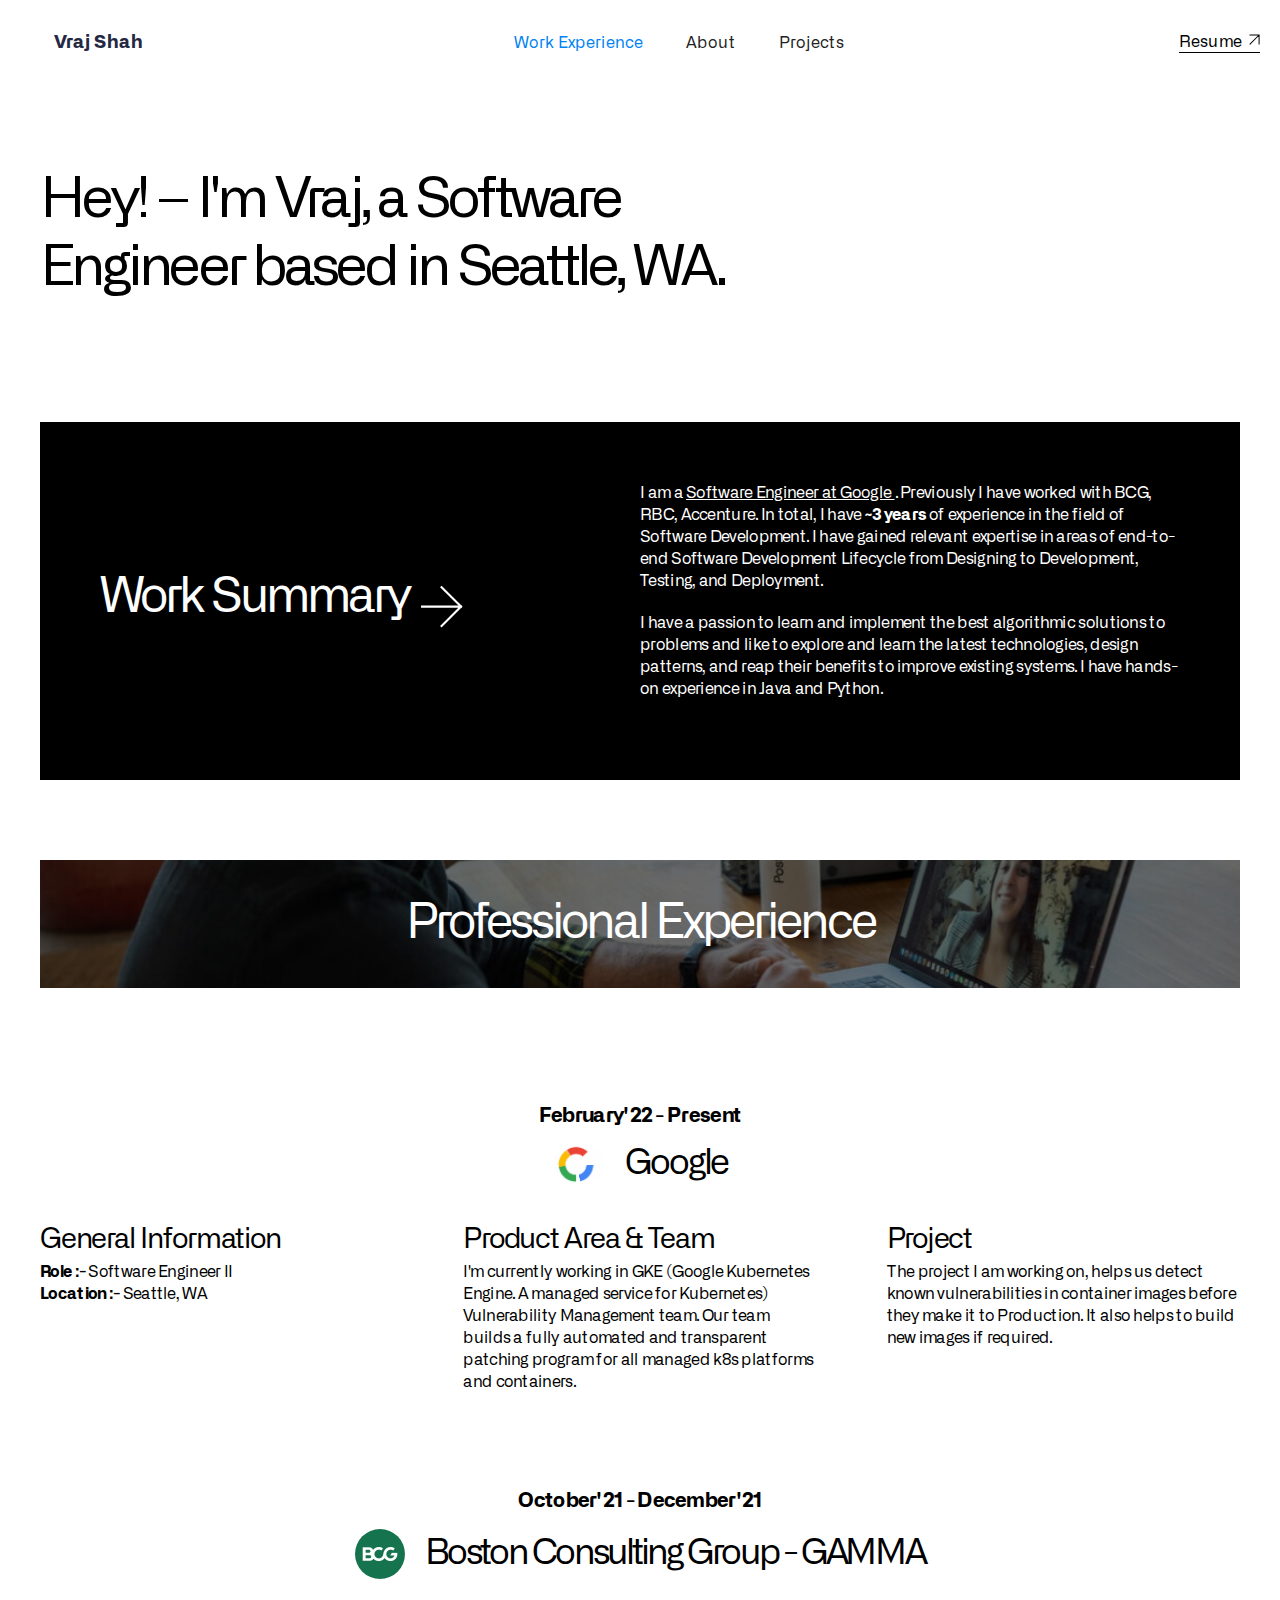
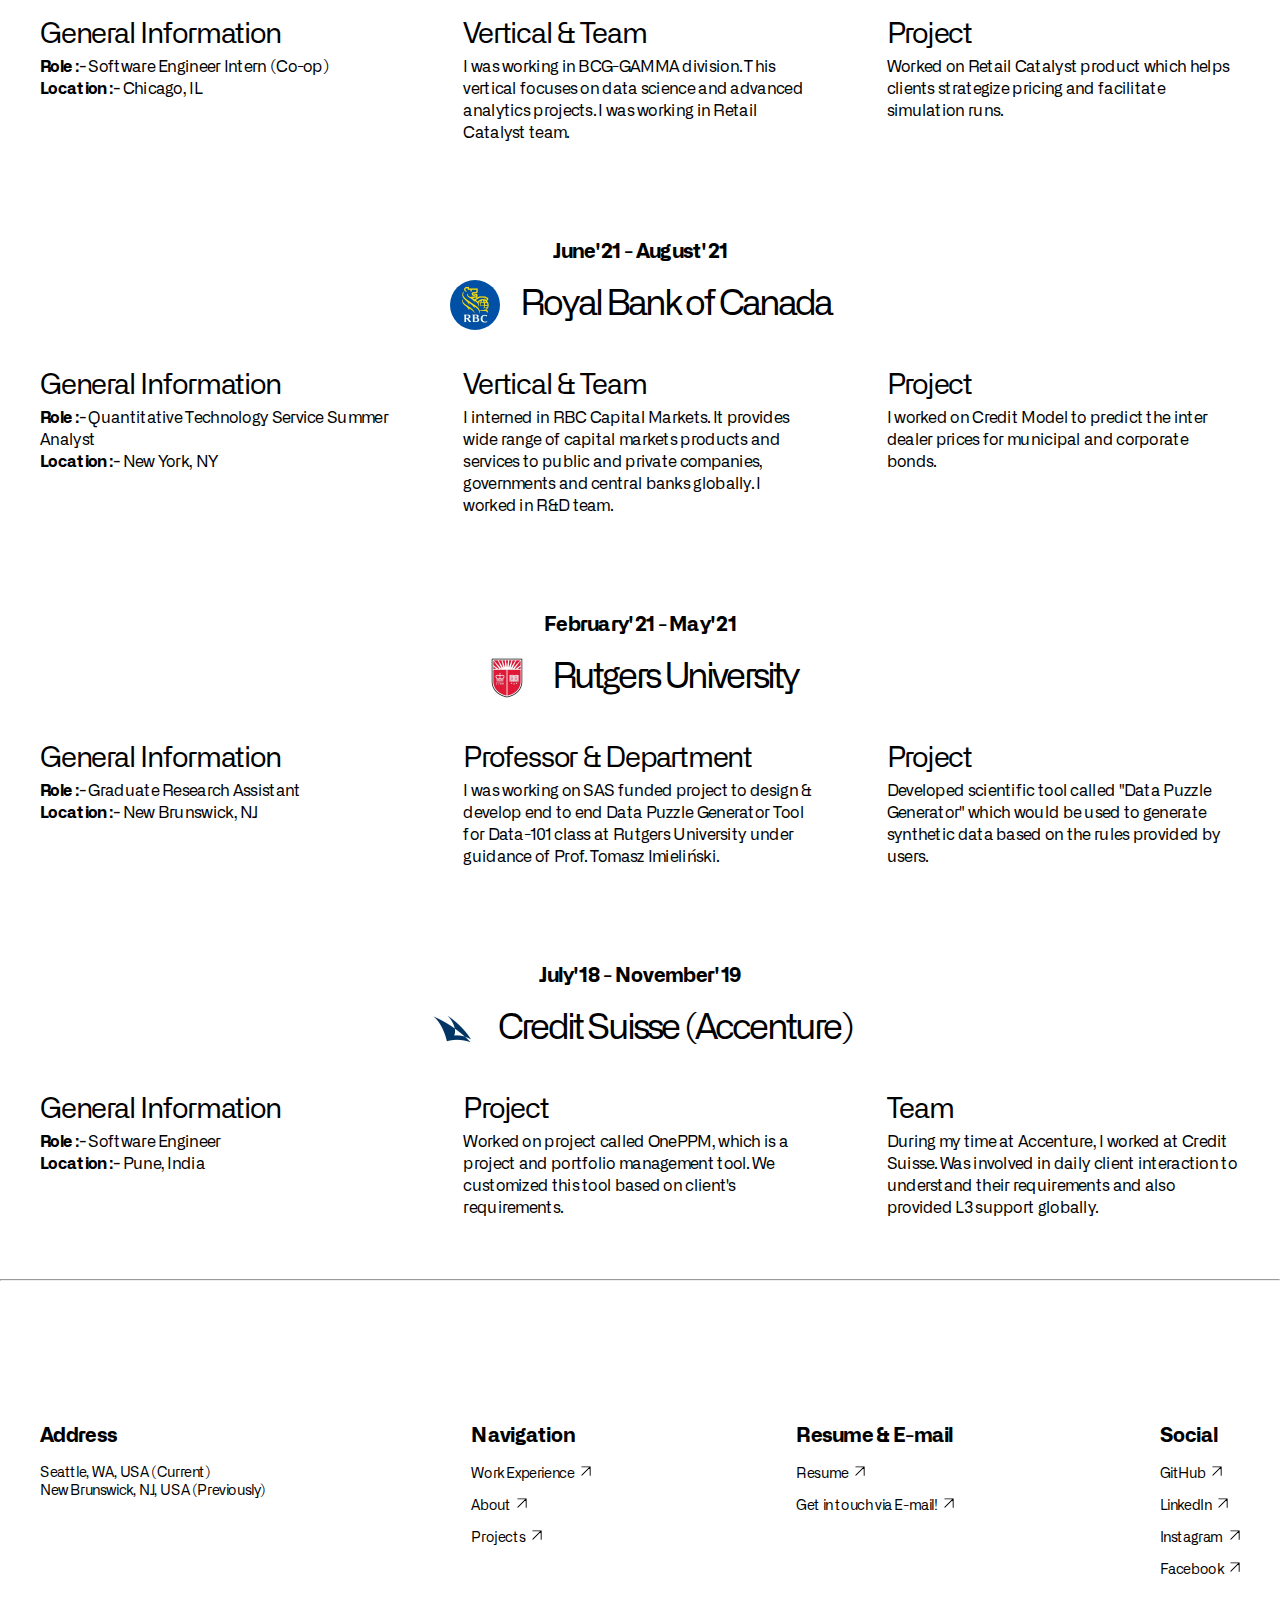
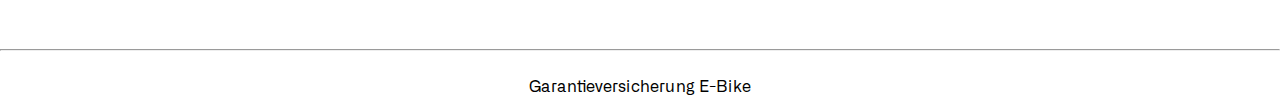
<file: index.html>
<!DOCTYPE html>
<html data-wf-page="61d3aad69b35f4cf63bcdc28" data-wf-site="61773716fd67fa55f5a77d86" lang="en" class=" w-mod-js w-mod-ix">
<head>
	<link rel="icon" type="image/png" href="static/images/favicon.png">
	<meta http-equiv="Content-Type" content="text/html; charset=UTF-8">
		<style>.wf-force-outline-none[tabindex="-1"]:focus{outline:none;}</style>
		<title>Vraj Shah | Software Engineer </title>
	
	<meta property="og:type" content="website">
	<meta content="summary_large_image" name="twitter:card">
	<meta content="width=device-width, initial-scale=1" name="viewport">
	<meta content="Webflow" name="generator">
	<link href="static/css/hitrefresh.webflow.e4b33d82d.min.css" rel="stylesheet" type="text/css">
	<style>
		@media (min-width:992px) {html.w-mod-js:not(.w-mod-ix) [data-w-id="6760f65b-8762-eee3-b833-44b38a786cfe"] {display:block;}}@media (max-width:991px) and (min-width:768px) {html.w-mod-js:not(.w-mod-ix) [data-w-id="6760f65b-8762-eee3-b833-44b38a786cfe"] {display:block;}}@media (max-width:767px) and (min-width:480px) {html.w-mod-js:not(.w-mod-ix) [data-w-id="6760f65b-8762-eee3-b833-44b38a786cfe"] {display:block;}}@media (max-width:479px) {html.w-mod-js:not(.w-mod-ix) [data-w-id="6760f65b-8762-eee3-b833-44b38a786cfe"] {display:block;}}
	</style>
	
	<script type="text/javascript" async="" src="static/js/js.js"></script>
	<script type="text/javascript" async="" src="static/js/analytics.js"></script>
	<script type="text/javascript" async="" src="static/js/js_1.js"></script>
	<script async="" src="static/js/gtm.js"></script>
	<script type="text/javascript">
		!function(o,c)
		{
			var n=c.documentElement,t=" w-mod-";
			n.className += t + "js",("ontouchstart"in o||o.DocumentTouch&&c instanceof DocumentTouch)&&(n.className+=t+"touch")
		}(window,document);
	</script>
	
	<style>.anti-flicker-hide { opacity: 0 !important}</style>
	<script async="" src="static/js/js_2.js"></script>
	<script type="text/javascript">
		window.dataLayer = window.dataLayer || [];
		function gtag(){
			dataLayer.push(arguments);
		}
		gtag('js', new Date());
		gtag('config', 'UA-158891139-1', {'anonymize_ip': false, 'optimize_id': 'GTM-WJXL7Q7'});
	</script>
</head>
<body>
	<style type="text/css">
		html.hs-messages-widget-open.hs-messages-mobile,html.hs-messages-widget-open.hs-messages-mobile body{overflow:hidden!important;position:relative!important}html.hs-messages-widget-open.hs-messages-mobile body{height:100%!important;margin:0!important}#hubspot-messages-iframe-container{display:initial!important;z-index:2147483647;position:fixed!important;bottom:0!important}#hubspot-messages-iframe-container.widget-align-left{left:0!important}#hubspot-messages-iframe-container.widget-align-right{right:0!important}#hubspot-messages-iframe-container.internal{z-index:1016}#hubspot-messages-iframe-container.internal iframe{min-width:108px}#hubspot-messages-iframe-container .shadow-container{display:initial!important;z-index:-1;position:absolute;width:0;height:0;bottom:0;content:""}#hubspot-messages-iframe-container .shadow-container.internal{display:none!important}#hubspot-messages-iframe-container .shadow-container.active{width:400px;height:400px}#hubspot-messages-iframe-container iframe{display:initial!important;width:100%!important;height:100%!important;border:none!important;position:absolute!important;bottom:0!important;right:0!important;background:transparent!important}
	</style>
	<div data-w-id="055f5468-f77d-4b1e-7e02-046061242ee6" data-animation="over-right" data-collapse="medium" data-duration="400" data-easing="ease" data-easing2="ease" role="banner" class="navbar w-nav">
		<div class="nav-container w-container">
			<a href="index.html" class="external-logo brand-2 w-nav-brand" aria-label="home">
				<strong>Vraj Shah</strong>
			</a>
			<div class="div-block-3"></div>
			<nav role="navigation" class="nav-menu w-nav-menu">
				<div class="div-block-4">
					<a href="#" aria-current="page" class="nav-link w-nav-link w--current" style="max-width: 1280px;">Work Experience</a>
					<a href="about.html" class="nav-link w-nav-link" style="max-width: 1280px;">About</a>
					<!-- <a href="https://www.hitrefresh.co/pricing" class="nav-link w-nav-link" style="max-width: 1280px;">Pricing</a> -->
					<a href="projects.html" class="nav-link w-nav-link" style="max-width: 1280px;">Projects</a>
					<!-- <a href="https://www.hitrefresh.co/blog" class="nav-link w-nav-link" style="max-width: 1280px;">Blog</a> -->
					<!-- <a href="https://www.hitrefresh.co/contact" class="nav-link desktop-hidden w-nav-link" style="max-width: 1280px;">Contact</a> -->
				</div>
			</nav>
			<div class="menu-button w-clearfix w-nav-button" style="-webkit-user-select: text;" aria-label="menu" role="button" tabindex="0" aria-controls="w-nav-overlay-0" aria-haspopup="menu" aria-expanded="false">
				<div scroll="enable" class="scroll-enable"></div>
				<div scroll="disable" class="scroll-disabled"></div>
				<div class="menu-button-div">
					<div class="navbar-hamburger-menu-div">
						<div class="hamburger-menu-line top-line"></div>
						<div class="hamburger-menu-line bottom-line"></div>
					</div>
				</div>
			</div>
			<div class="contact-nav">
				<a data-w-id="055f5468-f77d-4b1e-7e02-046061242ef6" href="https://drive.google.com/file/d/1S3GSwflmWzVktYlWBr6L6dyCvIrL0uMG/view" class="cta-block w-inline-block" target="_blank">
					<div class="cta-block-container">
						<div class="cta-text"> Resume </div>
						<img src="static/media/617856f6a11f823e6d1897dd_arrow-black.svg" loading="lazy" alt="" class="cta-arrow">
					</div>
				</a>
			</div>
		</div>
		<div class="w-nav-overlay" data-wf-ignore="" id="w-nav-overlay-0"></div>
	</div>
	<div class="body-style">
		<div class="_1280wrapper">
			<div class="general-section no-bottom-pad wf-section">
				<div class="threefourth-div _40px-bottom-margin">
					<h1 class="main-title no-opacity" style="transform: translate3d(0vw, 0vh, 0px) scale3d(1, 1, 1) rotateX(0deg) rotateY(0deg) rotateZ(0deg) skew(0deg, 0deg); transform-style: preserve-3d; opacity: 1;">
						Hey! – I'm Vraj, a Software Engineer based in Seattle, WA.
					</h1>
					<!-- FINAL DRAFT: UNCOMMENT THIS LINE IF YOU SEE SOME UNUSUAL ACTIVITY; COMMENTED IT BECAUSE OF HYPERLINK ISSUE! -->
					<!-- <div data-w-id="6760f65b-8762-eee3-b833-44b38a786cfe" class="about-white-screen" style="display: none; opacity: 0;"></div> -->
				</div>
			</div>
				
			<!--<div class="general-section _40px-bottom-margin _40px-top-margin wf-section"> -->
			<div class="general-section no-top-pad wf-section">
				<div class="general-card flex-h black estimate-card w-inline-block">
					<div class="flex-half-div no-top-bottom-pads estimate-title-marg">
						<h2 class="ml-title full-width">
							Work Summary
							<img class="white" width="50px" src="static/media/white_arrow.svg" alt="">
						</h2>
					</div>
					<div class="flex-half-div no-pads">
						<p class="_20px-bottom-margin">
							I am a <u> Software Engineer at Google </u>. Previously I have worked with BCG, RBC, Accenture. In total, I have
							<strong> ~3 years </strong> of experience in the field of Software Development. I have gained relevant expertise in areas of
							end-to-end Software Development Lifecycle from Designing to Development, Testing, and Deployment.
						</p>
						<p class="_20px-bottom-margin">
							I have a passion to learn and implement the best algorithmic solutions to problems and like to explore and learn the latest
							technologies, design patterns, and reap their benefits to improve existing systems. I have hands-on experience in Java and
							Python.
						</p>
					</div>
				</div>
			</div>
			
			<div class="general-card owdp _40px-bottom-margin">
				<h2 class="ml-title">Professional Experience</h2>
			</div>
			
			<div class="general-section-general-bottom-pad wf-section">
				<div class="sub-title align-middle _20px-bottom-margin">February'22 - Present</div>
				<h2 class="ml-title align-middle _40px-bottom-margin">
					<div class="reviews-reviewer-div">
						<img src="static/media/google-logo.gif" loading="lazy" width="52" alt="" class="image-6">
						<p class="company-name-paragraph">Google</p>
					</div>
				</h2>
				<div class="w-layout-grid _3-card-grid process">
					<div>
						<h3 class="sm-title _5px-bottom-margin">General Information</h3>
						<p>
							<!--<img src="static/media/6195696accf321bd893aae81_right-arrow-testimonials.svg" alt="">-->
							<b> Role :- </b> Software Engineer II <br>
							<b>Location :- </b> Seattle, WA
						</p>
					</div>
					<div>
						<h3 class="sm-title _5px-bottom-margin">Product Area & Team</h3>
						<p>
							I'm currently working in GKE (Google Kubernetes Engine. A managed service for Kubernetes) Vulnerability Management team. Our
							team builds a fully automated and transparent patching program for all managed k8s platforms and containers.
						</p>
					</div>
					<div>
						<h3 class="sm-title _5px-bottom-margin">Project</h3>
						<p>
							The project I am working on, helps us detect known vulnerabilities in container images before they make it to Production. It
							also helps to build new images if required.
						</p>
					</div>
				</div>
			</div>
			
			<div class="general-section-general-bottom-pad wf-section">
				<div class="sub-title align-middle _20px-bottom-margin">October'21 - December'21</div>
				<h2 class="ml-title align-middle _40px-bottom-margin">
					<div class="reviews-reviewer-div">
						<img src="static/media/bcg-plus-gamma.gif" loading="lazy" width="50" alt="" class="image-6">
						<p class="company-name-paragraph">Boston Consulting Group - GAMMA</p>
					</div>
				</h2>
				<div class="w-layout-grid _3-card-grid process">
					<div>
						<h3 class="sm-title _5px-bottom-margin">General Information</h3>
						<p>
							<b> Role :- </b> Software Engineer Intern (Co-op)<br>
							<b> Location :- </b> Chicago, IL
						</p>
					</div>
					<div>
						<h3 class="sm-title _5px-bottom-margin">Vertical & Team</h3>
						<p>
							I was working in BCG-GAMMA division. This vertical focuses on data science and advanced analytics projects. I was working in 
							Retail Catalyst team.
						</p>
					</div>
					<div>
						<h3 class="sm-title _5px-bottom-margin">Project</h3>
						<p>
							Worked on Retail Catalyst product which helps clients strategize pricing and facilitate simulation runs.
						</p>
					</div>
				</div>
			</div>
			
			<div class="general-section-general-bottom-pad wf-section">
				<div class="sub-title align-middle _20px-bottom-margin">June'21 - August'21</div>
				<h2 class="ml-title align-middle _40px-bottom-margin">
					<div class="reviews-reviewer-div">
						<img src="static/media/rbc_logo.jpg" loading="lazy" width="50" alt="" class="image-6">
						<p class="company-name-paragraph">Royal Bank of Canada</p>
					</div>
				</h2>
				<div class="w-layout-grid _3-card-grid process">
					<div>
						<h3 class="sm-title _5px-bottom-margin">General Information</h3>
						<p>
							<b> Role :- </b> Quantitative Technology Service Summer Analyst <br>
							<b> Location :- </b> New York, NY
						</p>
					</div>
					<div>
						<h3 class="sm-title _5px-bottom-margin">Vertical & Team</h3>
						<p>
							I interned in RBC Capital Markets. It provides wide range of capital markets products and services to public and private
							companies, governments and central banks globally. I worked in R&D team.
						</p>
					</div>
					<div>
						<h3 class="sm-title _5px-bottom-margin">Project</h3>
						<p>
							I worked on Credit Model to predict the inter dealer prices for municipal and corporate bonds.
						</p>
					</div>
				</div>
			</div>
			
			<div class="general-section-general-bottom-pad wf-section">
				<div class="sub-title align-middle _20px-bottom-margin">February'21 - May'21</div>
				<h2 class="ml-title align-middle _40px-bottom-margin">
					<div class="reviews-reviewer-div">
						<img src="static/media/rutgers_logo.jpg" loading="lazy" width="50" alt="" class="image-6">
						<p class="company-name-paragraph">Rutgers University</p>
					</div>
				</h2>
				<div class="w-layout-grid _3-card-grid process">
					<div>
						<h3 class="sm-title _5px-bottom-margin">General Information</h3>
						<p>
							<b> Role :- </b> Graduate Research Assistant <br>
							<b> Location :- </b> New Brunswick, NJ
						</p>
					</div>
					<div>
						<h3 class="sm-title _5px-bottom-margin">Professor & Department</h3>
						<p>
							I was working on SAS funded project to design & develop end to end Data Puzzle Generator Tool for Data-101 class at Rutgers
							University under guidance of Prof. Tomasz Imieliński.
						</p>
					</div>
					<div>
						<h3 class="sm-title _5px-bottom-margin">Project</h3>
						<p>
							Developed scientific tool called "Data Puzzle Generator" which would be used to generate synthetic data based on the rules
							provided by users. 
						</p>
					</div>
				</div>
			</div>
		
			<div class="general-section-general-bottom-pad wf-section">
				<div class="sub-title align-middle _20px-bottom-margin">July'18 - November'19</div>
				<h2 class="ml-title align-middle _40px-bottom-margin">
					<div class="reviews-reviewer-div">
						<img src="static/media/credit_suisse_logo.jpg" loading="lazy" width="50" alt="" class="image-6">
						<p class="company-name-paragraph">Credit Suisse (Accenture)</p>
					</div>
				</h2>
				<div class="w-layout-grid _3-card-grid process">
					<div>
						<h3 class="sm-title _5px-bottom-margin">General Information</h3>
						<p>
							<b> Role :- </b> Software Engineer <br>
							<b> Location :- </b> Pune, India
						</p>
					</div>
					<div>
						<h3 class="sm-title _5px-bottom-margin">Project</h3>
						<p>
							Worked on project called OnePPM, which is a project and portfolio management tool. We customized this tool based on
							client's requirements.
						</p>
					</div>
					<div>
						<h3 class="sm-title _5px-bottom-margin">Team</h3>
						<p>
							During my time at Accenture, I worked at Credit Suisse. Was involved in daily client interaction to understand their
							requirements and also provided L3 support globally.
						</p>
					</div>
				</div>
			</div>
		</div>
	</div>
	<div class="_40px-top-margin"></div>
	<hr>
	<div class="body-style custom-footer-padding">
		<div class="_1280wrapper">
			<footer id="footer" class="footer wf-section">
				<div class="footer-flex-container">
					<address class="footer-div-blocks">
						<h3 class="sub-title _20px-bottom-margin">Address</h3>
						<ul role="list" class="w-list-unstyled">
							<li>
								<p class="secondary-p _20px-bottom-margin">
									Seattle, WA, USA (Current) <br>
									New Brunswick, NJ, USA (Previously)
								</p>
							</li>
						</ul>
					</address>
					<div class="footer-div-blocks">
						<h3 class="sub-title _20px-bottom-margin">Navigation</h3>
						<ul role="list" class="w-list-unstyled">
							<li>
								<a class="external_arrow-link footer-link" href="index.html" > Work Experience </a>
							</li>
							<li>
								<a class="external_arrow-link footer-link" href="about.html" > About </a>
							</li>
							<li>
								<a class="external_arrow-link footer-link" href="projects.html" > Projects </a>
							</li>
						</ul>
					</div>
					<div class="footer-div-blocks">
						<h3 class="sub-title _20px-bottom-margin">Resume & E-mail</h3>
						<ul role="list" class="w-list-unstyled">
							<li>
								<a class="external_arrow-link footer-link" href="https://drive.google.com/file/d/1S3GSwflmWzVktYlWBr6L6dyCvIrL0uMG/view" > Resume 
								</a>
							</li>
							<li>
								<a class="external_arrow-link footer-link" href="mailto:vraj15297@gmail.com"> Get in touch via E-mail! 
								</a>
							</li>
						</ul>
					</div>
					<div class="footer-div-blocks">
						<h3 class="sub-title _20px-bottom-margin">Social</h3>
						<ul role="list" class="w-list-unstyled">
							<li>
								<a class="external_arrow-link footer-link" href="https://github.com/vraj152" target="_blank"> GitHub </a>
							</li>
							<li>
								<a class="external_arrow-link footer-link" href="https://www.linkedin.com/in/vrajshah152/" target="_blank"> LinkedIn </a>
							</li>
							<li>
								<a class="external_arrow-link footer-link" href="https://www.instagram.com/vraj_152" target="_blank"> Instagram </a>
							</li>
							<li>
								<a class="external_arrow-link footer-link" href="https://www.facebook.com/vraj.shah.9022/" target="_blank"> Facebook </a>
							</li>
						</ul>
					</div>
				</div>
			</footer>
		</div>
	</div>

	<hr>
	<div align="center">
		<script type="text/javascript" src="https://www.free-counters.org/count/f5sl">
		</script>
		<br>
			<a href='https://www.versicherungen.at/fahrrad-e-bike-garantieversicherung/'>Garantieversicherung E-Bike</a> 
		<script type='text/javascript' src='https://www.whomania.com/ctr?id=ab8661f3e7d3c8ddd7317fff9e4d09f0b3030daf'>
		</script>
	</div>

	<script src="static/js/jquery-3.5.1.min.dc5e7f18c8.js" type="text/javascript"></script>
	<script src="static/js/webflow.f8b9a0535.js" type="text/javascript"></script>
	<noscript>
		<iframe src="https://www.googletagmanager.com/ns.html?id=GTM-KTC34WW"
			height="0" width="0" style="display:none;visibility:hidden">
		</iframe>
	</noscript>
	<script>
		var Webflow = Webflow || [];
		Webflow.push(function () {
			var $body = $(document.body);
			var scrollPosition = 0;

			$('[scroll="disable"]').on('click', function () {
				var oldWidth = $body.innerWidth();
				scrollPosition = window.pageYOffset;
				$body.css('overflow', 'hidden');
				$body.css('position', 'fixed');
				$body.css('top', `-${scrollPosition}px`);
				$body.width(oldWidth);
			});
			$('[scroll="enable"]').on('click', function () {
				if ($body.css('overflow') != 'hidden') { scrollPosition = window.pageYOffset; }
				$body.css('overflow', '');
				$body.css('position', '');
				$body.css('top', '');
				$body.width('');
				$(window).scrollTop(scrollPosition);
			});
		   
		});
	</script>
	</body>
</html>
</file>
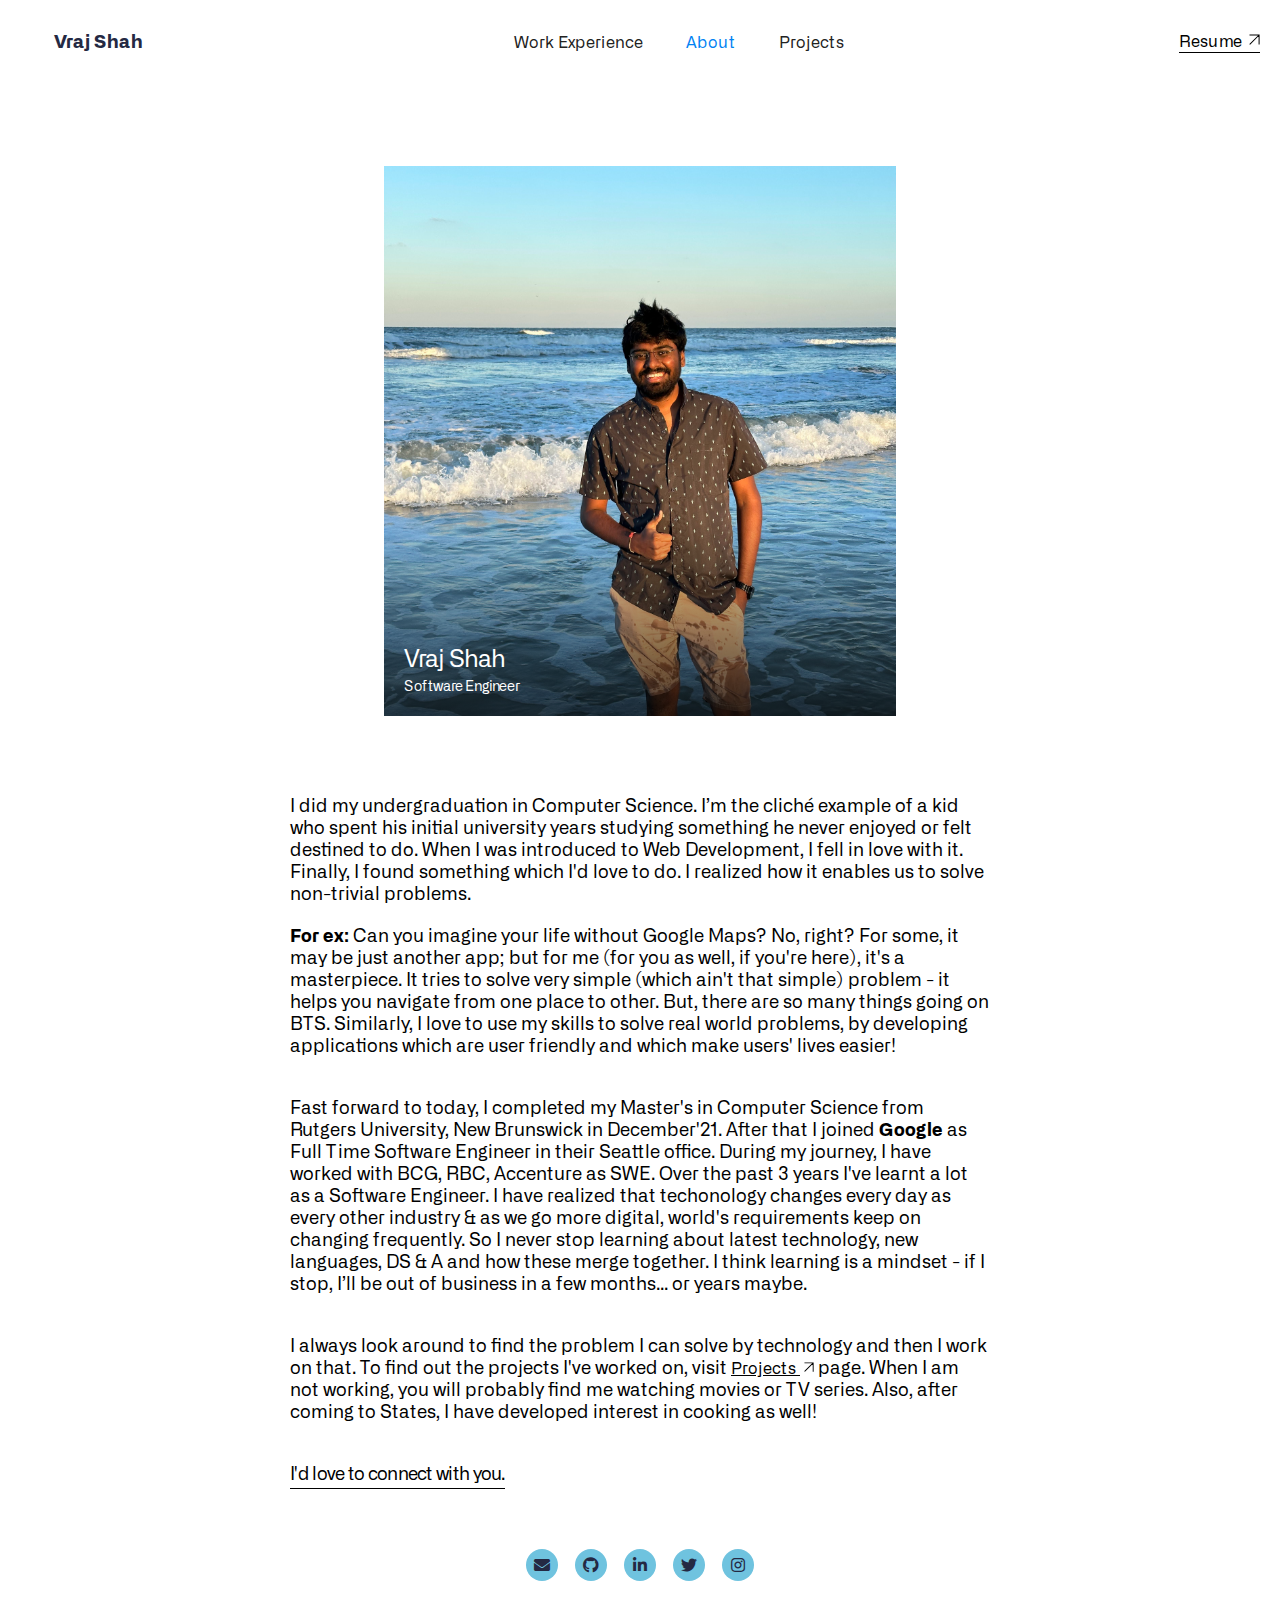
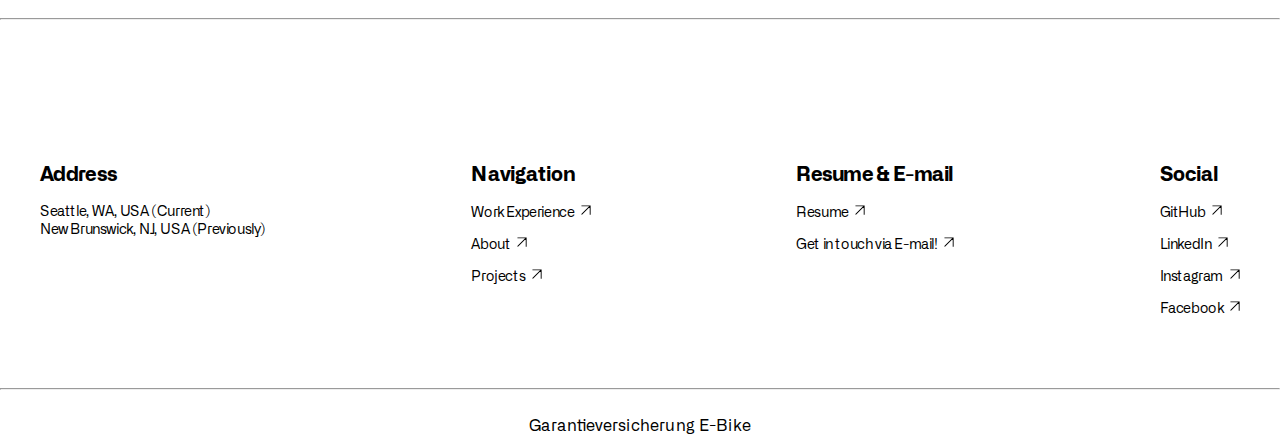
<file: about.html>
<!DOCTYPE html>
<html data-wf-page="61d3aad69b35f4e8dabcdc1e" data-wf-site="61773716fd67fa55f5a77d86" lang="en" class=" w-mod-js w-mod-ix">
	<head>
		<link rel="icon" type="image/png" href="static/images/favicon.png">
		<meta http-equiv="Content-Type" content="text/html; charset=UTF-8">
			<style>.wf-force-outline-none[tabindex="-1"]:focus{outline:none;}</style>
			<title>About | Vraj Shah </title>
		
		<meta property="og:type" content="website">
		<meta content="summary_large_image" name="twitter:card">
		<meta content="width=device-width, initial-scale=1" name="viewport">
		<meta content="Webflow" name="generator">
		<link href="static/css/hitrefresh.webflow.e4b33d82d.min.css" rel="stylesheet" type="text/css">
		<link href="static/css/fontawesome-all.min.css" rel="stylesheet" type="text/css">
		
		<style>
			@media (min-width:992px) {html.w-mod-js:not(.w-mod-ix) [data-w-id="94d2855a-a515-70c1-11fe-204a483349d8"] {display:block;}}@media (max-width:991px) and (min-width:768px) {html.w-mod-js:not(.w-mod-ix) [data-w-id="94d2855a-a515-70c1-11fe-204a483349d8"] {display:block;}}@media (max-width:767px) and (min-width:480px) {html.w-mod-js:not(.w-mod-ix) [data-w-id="94d2855a-a515-70c1-11fe-204a483349d8"] {display:block;}}@media (max-width:479px) {html.w-mod-js:not(.w-mod-ix) [data-w-id="94d2855a-a515-70c1-11fe-204a483349d8"] {display:block;}}
		</style>
		<script type="text/javascript" async="" src="static/js/js.js"></script>
		<script type="text/javascript" async="" src="static/js/analytics.js"></script>
		<script type="text/javascript" async="" src="static/js/js_1.js"></script>
		<script async="" src="static/js/gtm.js"></script>
		<script type="text/javascript">
			!function(o,c)
			{
				var n=c.documentElement,t=" w-mod-";
				n.className += t+"js",("ontouchstart"in o||o.DocumentTouch&&c instanceof DocumentTouch)&&(n.className+=t+"touch")}(window,document);
		</script>
		
		<style>.anti-flicker-hide { opacity: 0 !important}</style>
		<script async="" src="static/js/js_2.js"></script>
		<script type="text/javascript">
			window.dataLayer = window.dataLayer || [];
			function gtag(){
				dataLayer.push(arguments);
			}
			gtag('js', new Date());
			gtag('config', 'UA-158891139-1', {'anonymize_ip': false, 'optimize_id': 'GTM-WJXL7Q7'});
		</script>
	</head>
	<body>
		<style type="text/css">
			html.hs-messages-widget-open.hs-messages-mobile,html.hs-messages-widget-open.hs-messages-mobile body{overflow:hidden!important;position:relative!important}html.hs-messages-widget-open.hs-messages-mobile body{height:100%!important;margin:0!important}#hubspot-messages-iframe-container{display:initial!important;z-index:2147483647;position:fixed!important;bottom:0!important}#hubspot-messages-iframe-container.widget-align-left{left:0!important}#hubspot-messages-iframe-container.widget-align-right{right:0!important}#hubspot-messages-iframe-container.internal{z-index:1016}#hubspot-messages-iframe-container.internal iframe{min-width:108px}#hubspot-messages-iframe-container .shadow-container{display:initial!important;z-index:-1;position:absolute;width:0;height:0;bottom:0;content:""}#hubspot-messages-iframe-container .shadow-container.internal{display:none!important}#hubspot-messages-iframe-container .shadow-container.active{width:400px;height:400px}#hubspot-messages-iframe-container iframe{display:initial!important;width:100%!important;height:100%!important;border:none!important;position:absolute!important;bottom:0!important;right:0!important;background:transparent!important}
		</style>
		<div data-w-id="055f5468-f77d-4b1e-7e02-046061242ee6" data-animation="over-right" data-collapse="medium" data-duration="400" data-easing="ease" data-easing2="ease" role="banner" class="navbar w-nav">
			<div class="nav-container w-container">
				<a href="index.html" class="external-logo brand-2 w-nav-brand" aria-label="home">
					<strong>Vraj Shah</strong>
				</a>
				<div class="div-block-3"></div>
				<nav role="navigation" class="nav-menu w-nav-menu">
					<div class="div-block-4">
						<a href="index.html" class="nav-link w-nav-link" style="max-width: 1280px;">Work Experience</a>
						<a href="#" aria-current="page" class="nav-link w-nav-link w--current" style="max-width: 1280px;">About</a>
						<!-- <a href="https://www.hitrefresh.co/pricing" class="nav-link w-nav-link" style="max-width: 1280px;">Pricing</a> -->
						<a href="projects.html" class="nav-link w-nav-link" style="max-width: 1280px;">Projects</a>
						<!-- <a href="https://www.hitrefresh.co/blog" class="nav-link w-nav-link" style="max-width: 1280px;">Blog</a> -->
						<!--<a href="https://www.hitrefresh.co/contact" class="nav-link desktop-hidden w-nav-link" style="max-width: 1280px;">Contact</a> -->
					</div>
				</nav>
				<div class="menu-button w-clearfix w-nav-button" style="-webkit-user-select: text;" aria-label="menu" role="button" tabindex="0" aria-controls="w-nav-overlay-0" aria-haspopup="menu" aria-expanded="false">
					<div scroll="enable" class="scroll-enable"></div>
					<div scroll="disable" class="scroll-disabled"></div>
					<div class="menu-button-div">
						<div class="navbar-hamburger-menu-div">
							<div class="hamburger-menu-line top-line"></div>
							<div class="hamburger-menu-line bottom-line"></div>
						</div>
					</div>
				</div>
				<div class="contact-nav">
					<a data-w-id="055f5468-f77d-4b1e-7e02-046061242ef6" href="https://drive.google.com/file/d/1S3GSwflmWzVktYlWBr6L6dyCvIrL0uMG/view" class="cta-block w-inline-block" target="_blank">
						<div class="cta-block-container">
							<div class="cta-text"> Resume </div>
							<img src="static/media/617856f6a11f823e6d1897dd_arrow-black.svg" loading="lazy" alt="" class="cta-arrow" />
						</div>
					</a>
				</div>
			</div>
			<div class="w-nav-overlay" data-wf-ignore="" id="w-nav-overlay-0"></div>
		</div>
		<div class="body-style">
			<!-- <div class="_1280wrapper">
				<div class="general-section wf-section">
					<div class="threefourth-div _40px-bottom-margin">
						<h1 class="main-title heading-animate-about no-opacity" style="transform: translate3d(0vw, 0vh, 0px) scale3d(1, 1, 1) rotateX(0deg) rotateY(0deg) rotateZ(0deg) skew(0deg, 0deg); transform-style: preserve-3d; opacity: 1;">
							Ciao! – I'm Vraj! Nice to meet you!
						</h1>
						<div data-w-id="94d2855a-a515-70c1-11fe-204a483349d8" class="about-white-screen" style="display: none; opacity: 0;"></div>
					</div>
				</div>
			</div> -->
			<div class="_700wrapper">
				<div class="_1100wrapper">
					<div class="general-section no-bottom-pad wf-section">
						<div class="w-layout-grid _1-card-grid our-team">
							<div class="team-card vlad">
								<h2 class="s-title _5px-bottom-margin">Vraj Shah</h2>
								<p class="secondary-p">Software Engineer</p>
							</div>
						</div>
					</div>
				</div>
				<div id="dream-team" class="_700wrapper">
					<div class="general-section no-top-pad wf-section" style="padding-bottom:40px">
						<!-- Previously it was 16px; -0.7px -->
						<p style="font-size:18px; letter-spacing: 0px">
							I did my undergraduation in Computer Science. I’m the cliché example of a kid who spent his initial university years studying
							something he never enjoyed or felt destined to do. When I was introduced to Web Development, I fell in love with it. Finally, I
							found something which I'd love to do. I realized how it enables us to solve non-trivial problems. 
						</p>
						<p style="font-size:18px; letter-spacing: 0px; margin-top:20px">
							<strong> For ex: </strong> Can you imagine your life without Google Maps? No, right? For some, it may be just another app; but for me (for you as well, if you're here), it's a masterpiece. It tries to solve very simple (which ain't that simple) problem - it helps you navigate from one place to other. But, there are so many things going on BTS. Similarly, I love to use my skills to solve real world problems, by developing applications which are user friendly and which make users' lives easier!
						</p>
						<p class="_40px-top-margin" style="font-size:18px; letter-spacing: 0px">
							Fast forward to today, I completed my Master's in Computer Science from Rutgers University, New Brunswick in December'21. After that I joined <strong> Google </strong> as Full Time Software Engineer in their Seattle office. During my journey, I have worked with BCG, RBC, Accenture as SWE. Over the past 3 years I've learnt a lot as a Software Engineer. I have realized that techonology changes every day as every other industry & as we go more digital, world's requirements keep on changing frequently. So I never stop learning about latest technology, new languages, DS & A and how these merge together. I think learning is a mindset - if I stop, I’ll be out of business in a few months... or years maybe.
						</p>
						<p class="_40px-top-margin" style="font-size:18px; letter-spacing: 0px">
							I always look around to find the problem I can solve by technology and then I work on that. To find out the projects I've worked on, visit <a class="external_arrow-link" href="projects.html" target="_blank"> <u> Projects </u> </a> page. When I am not working, you will probably find me watching movies or TV series. Also, after coming to States, I have developed interest in cooking as well!
						</p>
					</div>
				</div>
				<div class="general-section-general-bottom-pad no-top-pad wf-section">
					<a data-w-id="3ac7d151-ca98-70ac-30bc-a03a10c23ae3" class="cta-block invert w-inline-block ">
						<div class="cta-block-container no-top-pad">
							<div class="cta-text no-margin"><p style="font-size:18px">I'd love to connect with you.</p></div>
						</div>
					</a>
				</div>
			</div>
			<div class="_1280wrapper">
				<div class="general-section-general-bottom-pad wf-section" style="padding-top:40px">
					<footer id="">
						<div class="inner" align="center">
							<ul class="external-icons">
								<li>
									<a href="mailto:vraj15297@gmail.com" class="external-icon solid alt fa-envelope">
										<span class="external-label">Email</span>
									</a>
								</li>
								<li>
									<a href="https://github.com/vraj152" class="external-icon brands alt fa-github">
										<span class="external-label">GitHub</span>
									</a>
								</li>
								<li>
									<a href="https://www.linkedin.com/in/vrajshah152/" class="external-icon brands alt fa-linkedin-in">
										<span class="external-label">LinkedIn</span>
									</a>
								</li>
								<li>
									<a href="https://twitter.com/vraj152" class="external-icon brands alt fa-twitter">
										<span class="external-label">Twitter</span>
									</a>
								</li>
								<li>
									<a href="https://www.instagram.com/vraj_152/" class="external-icon brands alt fa-instagram">
										<span class="external-label">Instagram</span>
									</a>
								</li>
							</ul>
						</div>
					</footer>
				</div>
			</div>
		</div>
		<hr>
		<div class="body-style custom-footer-padding">
			<div class="_1280wrapper">
				<footer id="footer" class="footer wf-section">
					<div class="footer-flex-container">
						<address class="footer-div-blocks">
							<h3 class="sub-title _20px-bottom-margin">Address</h3>
							<ul role="list" class="w-list-unstyled">
								<li>
									<p class="secondary-p _20px-bottom-margin">
										Seattle, WA, USA (Current) <br>
										New Brunswick, NJ, USA (Previously)
									</p>
								</li>
							</ul>
						</address>
						<div class="footer-div-blocks">
							<h3 class="sub-title _20px-bottom-margin">Navigation</h3>
							<ul role="list" class="w-list-unstyled">
								<li>
									<a class="external_arrow-link footer-link" href="index.html"> Work Experience </a>
								</li>
								<li>
									<a class="external_arrow-link footer-link" href="about.html"> About </a>
								</li>
								<li>
									<a class="external_arrow-link footer-link" href="projects.html"> Projects </a>
								</li>
							</ul>
						</div>
						<div class="footer-div-blocks">
							<h3 class="sub-title _20px-bottom-margin">Resume & E-mail</h3>
							<ul role="list" class="w-list-unstyled">
								<li>
									<a class="external_arrow-link footer-link" href="https://drive.google.com/file/d/1S3GSwflmWzVktYlWBr6L6dyCvIrL0uMG/view" > Resume 
									</a>
								</li>
								<li>
									<a class="external_arrow-link footer-link" href="mailto:vraj15297@gmail.com"> Get in touch via E-mail! 
									</a>
								</li>
							</ul>
						</div>
						<div class="footer-div-blocks">
							<h3 class="sub-title _20px-bottom-margin">Social</h3>
							<ul role="list" class="w-list-unstyled">
								<li>
									<a class="external_arrow-link footer-link" href="https://github.com/vraj152" target="_blank"> GitHub </a>
								</li>
								<li>
									<a class="external_arrow-link footer-link" href="https://www.linkedin.com/in/vrajshah152/" target="_blank"> LinkedIn </a>
								</li>
								<li>
									<a class="external_arrow-link footer-link" href="https://www.instagram.com/vraj_152" target="_blank"> Instagram </a>
								</li>
								<li>
									<a class="external_arrow-link footer-link" href="https://www.facebook.com/vraj.shah.9022/" target="_blank"> Facebook </a>
								</li>
							</ul>
						</div>
					</div>
				</footer>
			</div>
		</div>

		<hr>
		<div align="center">
			<script type="text/javascript" src="https://www.free-counters.org/count/f5sl">
			</script>
			<br>
			 <a href='https://www.versicherungen.at/fahrrad-e-bike-garantieversicherung/'>Garantieversicherung E-Bike</a> 
			<script type='text/javascript' src='https://www.whomania.com/ctr?id=ab8661f3e7d3c8ddd7317fff9e4d09f0b3030daf'>
			</script>
		</div>

		<script src="static/js/jquery-3.5.1.min.dc5e7f18c8.js" type="text/javascript"></script>
		<script src="static/js/webflow.f8b9a0535.js" type="text/javascript"></script>
		<script>
			var Webflow = Webflow || [];
			Webflow.push(function () {
			    var $body = $(document.body);
			    var scrollPosition = 0;

			    $('[scroll="disable"]').on('click', function () {
			        var oldWidth = $body.innerWidth();
			        scrollPosition = window.pageYOffset;
			        $body.css('overflow', 'hidden');
			        $body.css('position', 'fixed');
			        $body.css('top', `-${scrollPosition}px`);
			        $body.width(oldWidth);
			    });
			    $('[scroll="enable"]').on('click', function () {
			        if ($body.css('overflow') != 'hidden') { scrollPosition = window.pageYOffset; }
			        $body.css('overflow', '');
			        $body.css('position', '');
			        $body.css('top', '');
			        $body.width('');
			        $(window).scrollTop(scrollPosition);
			    });
			   
			});		  
		</script>
	</body>
</html>
</file>
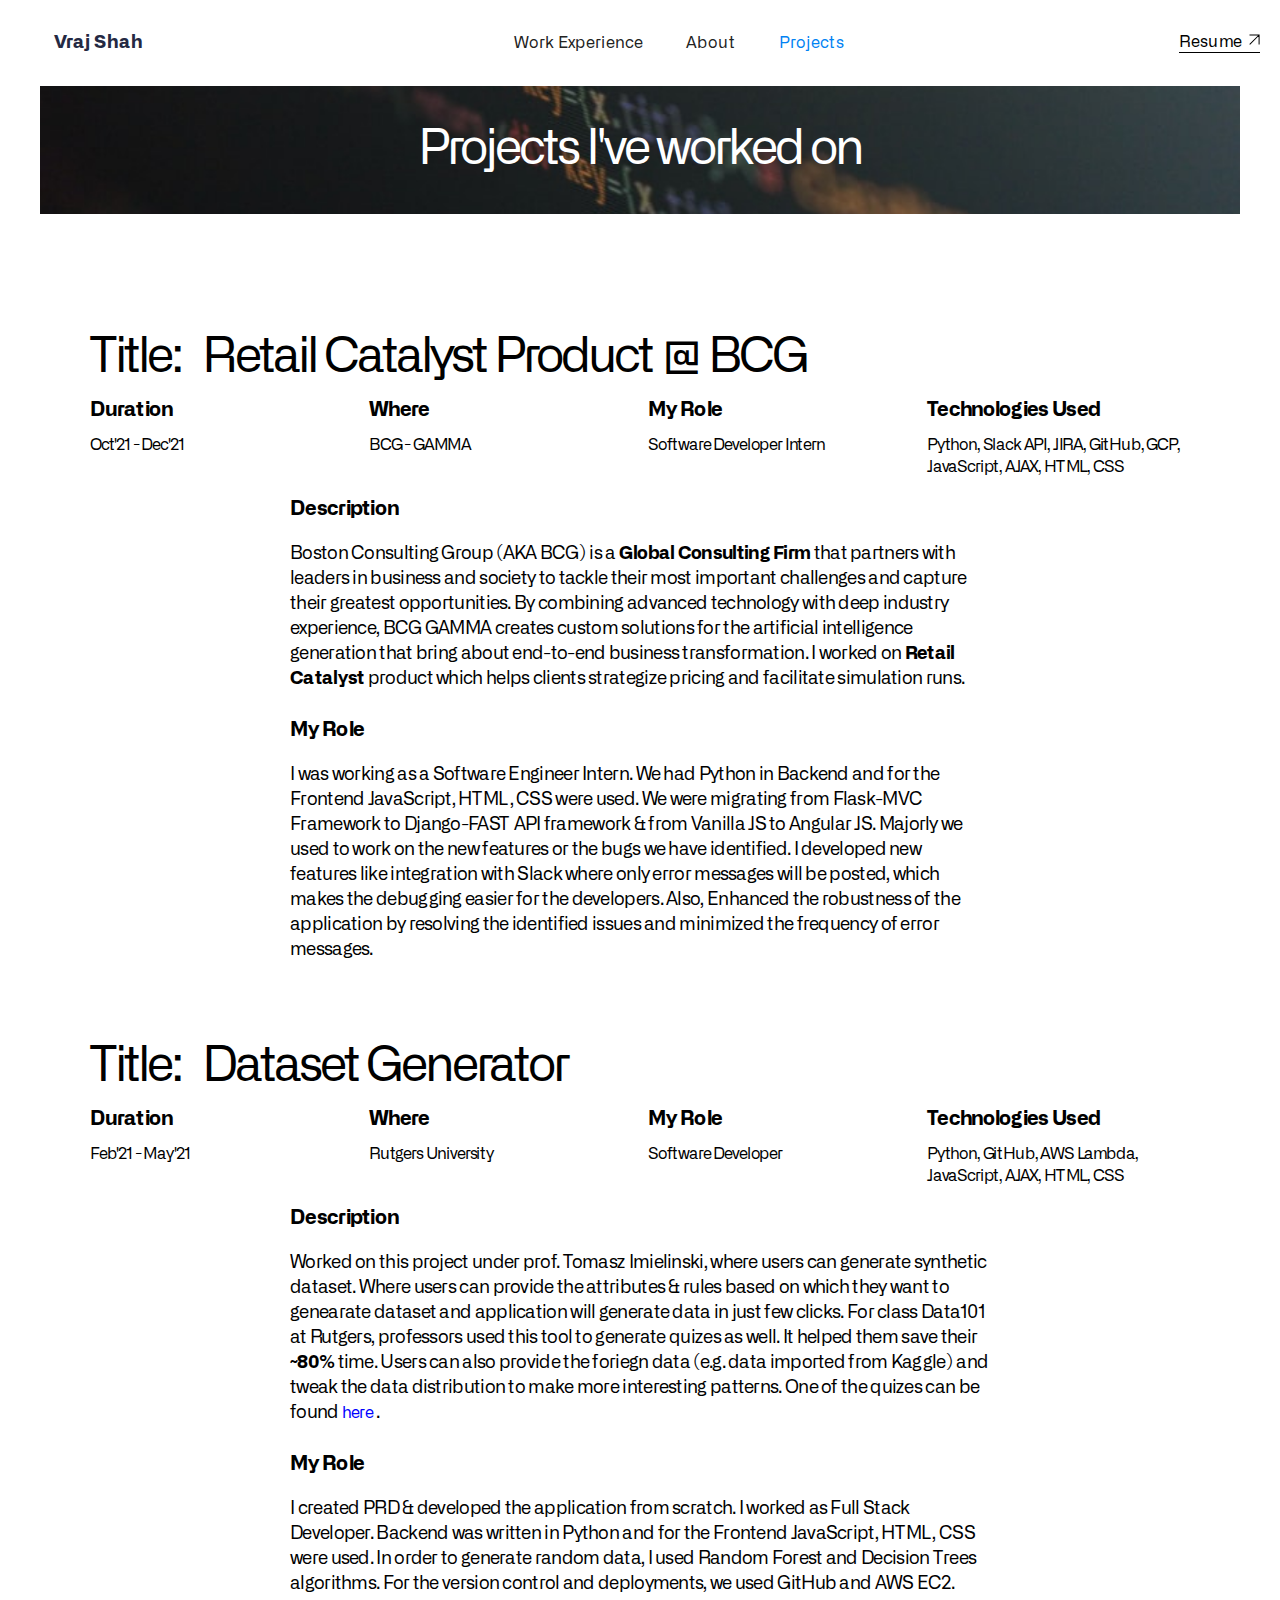
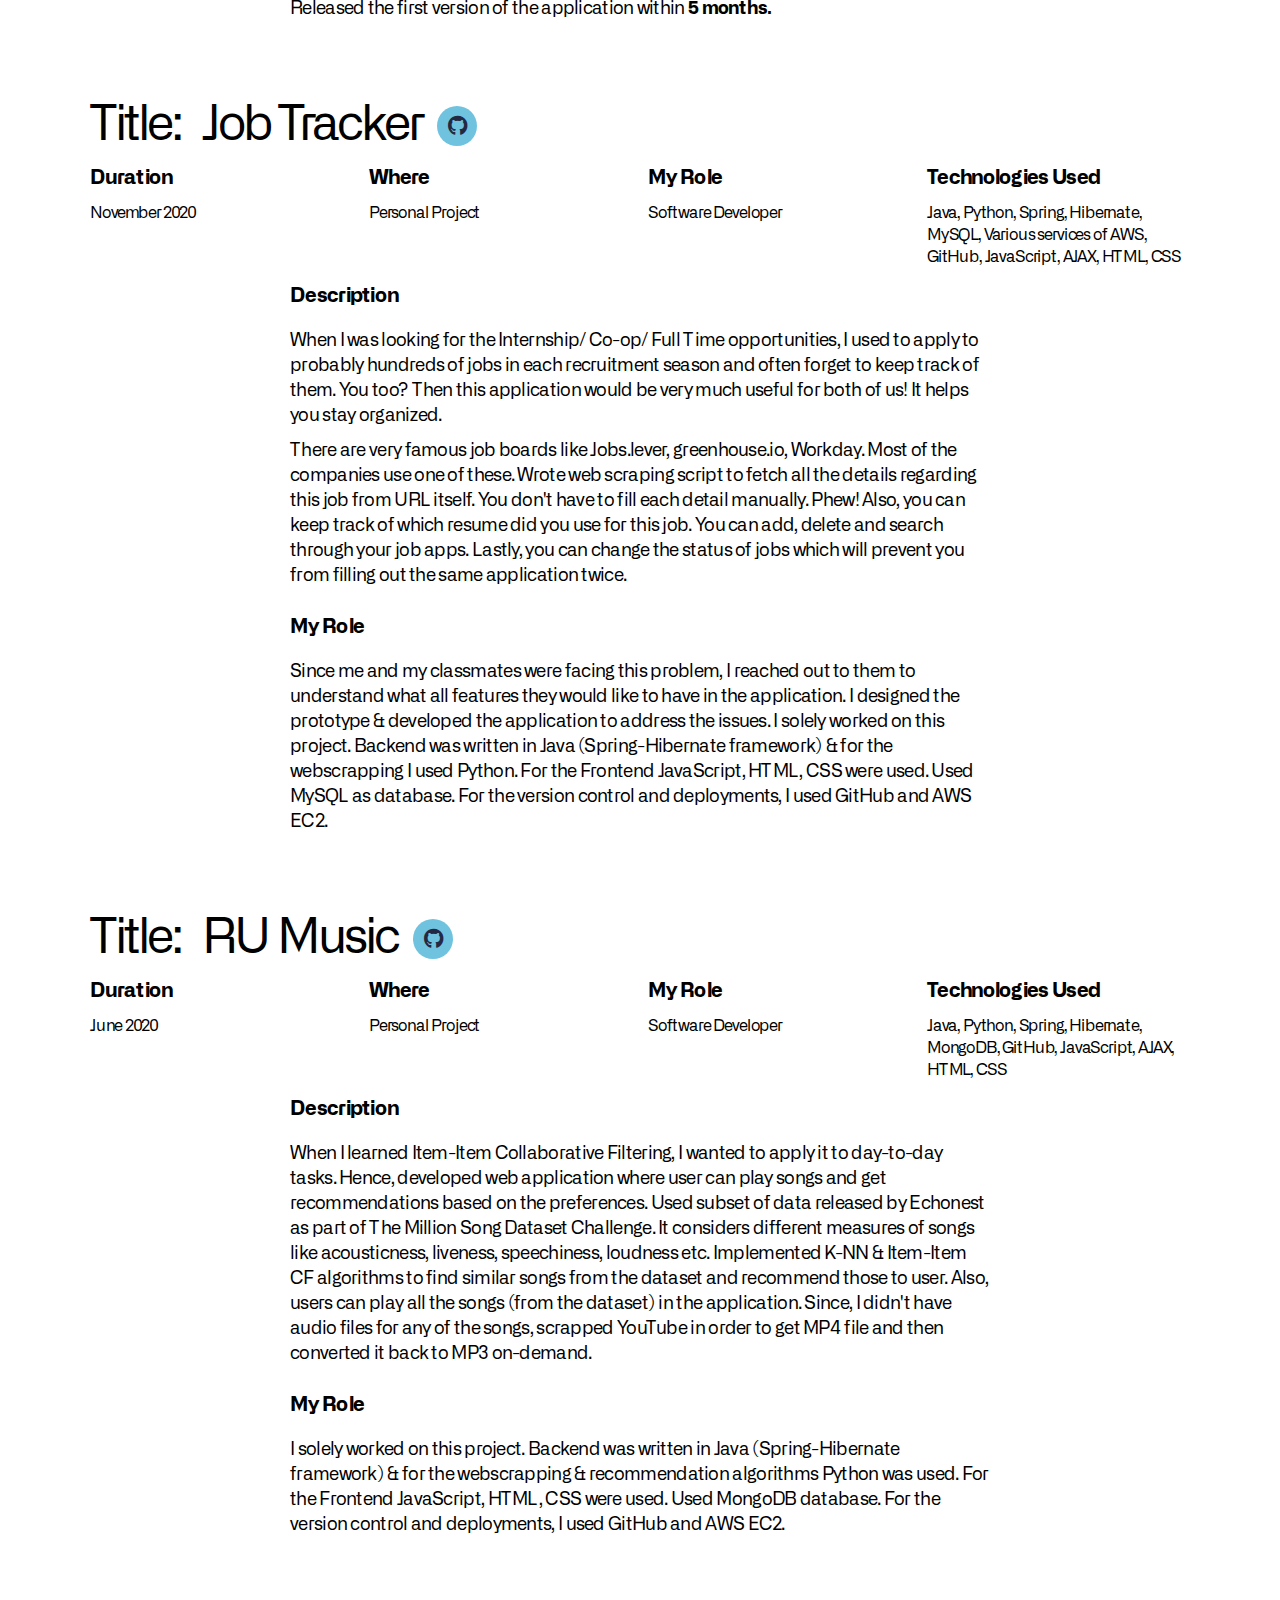
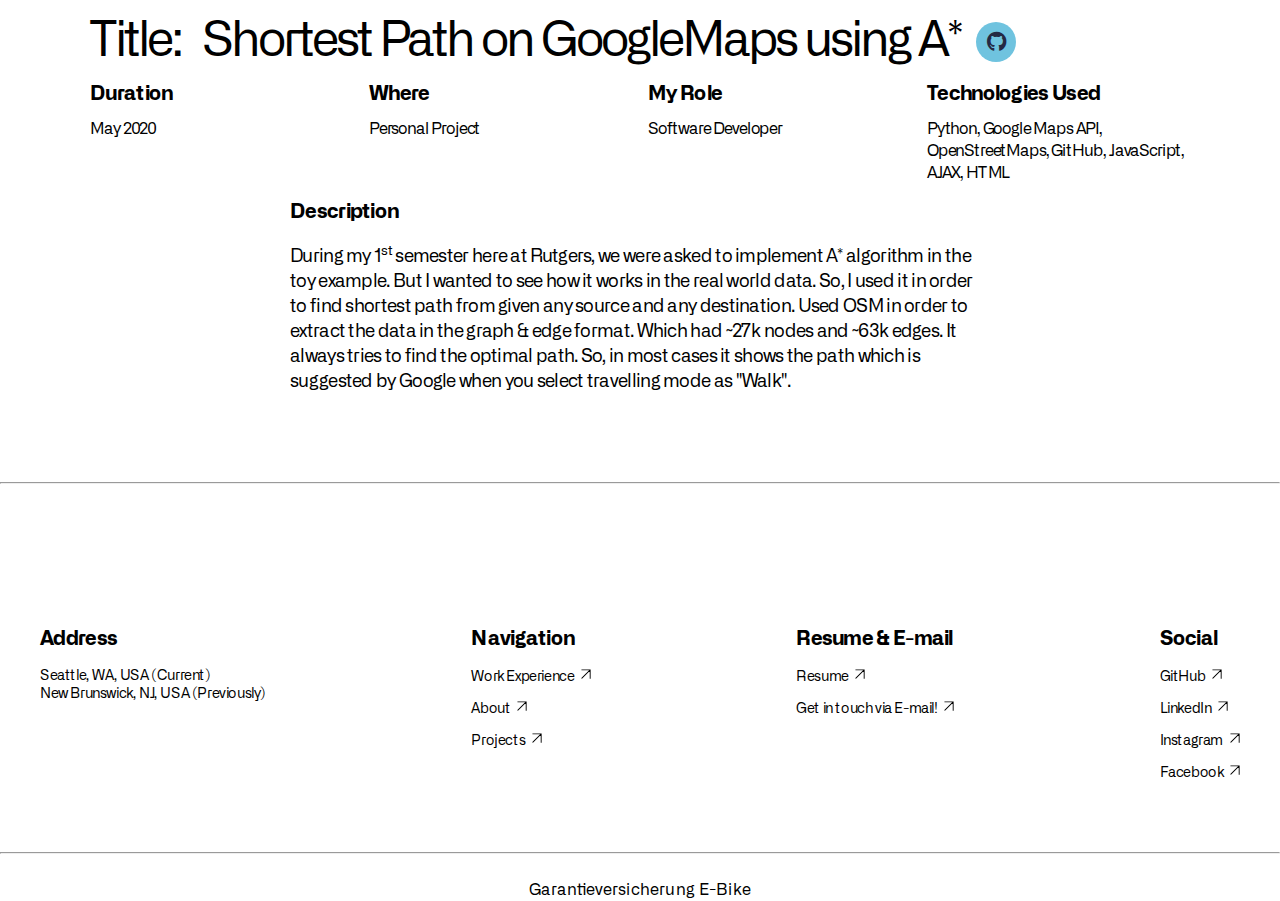
<file: projects.html>
<!DOCTYPE html>
<html data-wf-domain="www.hitrefresh.co" data-wf-page="61d3aad69b35f40b94bcdc23" data-wf-site="61773716fd67fa55f5a77d86" lang="en" class=" w-mod-js w-mod-ix">
<head>
	<link rel="icon" type="image/png" href="static/images/favicon.png">
	<meta http-equiv="Content-Type" content="text/html; charset=UTF-8">
		<style>.wf-force-outline-none[tabindex="-1"]:focus{outline:none;}</style>
		<title> Projects | Vraj Shah </title>
		
	<meta property="og:type" content="website">
	<meta content="summary_large_image" name="twitter:card">
	<meta content="width=device-width, initial-scale=1" name="viewport">
	<meta content="Webflow" name="generator">
	
	<link href="static/css/hitrefresh.webflow.e4b33d82d.min.css" rel="stylesheet" type="text/css">
	<link href="static/css/fontawesome-all.min.css" rel="stylesheet" type="text/css">
	
	<script type="text/javascript" async="" src="static/js/js.js"></script>
	<script type="text/javascript" async="" src="static/js/analytics.js"></script>
	<script type="text/javascript" async="" src="static/js/js_1.js"></script>
	<script async="" src="static/js/gtm.js"></script>
	
	<script type="text/javascript">
		!function(o,c)
		{
			var n=c.documentElement,t=" w-mod-";
			n.className+=t+"js",("ontouchstart"in o||o.DocumentTouch&&c instanceof DocumentTouch)&&(n.className+=t+"touch")
		}(window,document);
	</script>
	
	<style>.anti-flicker-hide { opacity: 0 !important}</style>
	<script async="" src="static/js/js_2.js"></script>
	<script type="text/javascript">
		window.dataLayer = window.dataLayer || [];
		function gtag()
		{
			dataLayer.push(arguments);
		}
		gtag('js', new Date());
		gtag('config', 'UA-158891139-1', {'anonymize_ip': false, 'optimize_id': 'GTM-WJXL7Q7'});
	</script>
</head>
<body>
	<style type="text/css">
		html.hs-messages-widget-open.hs-messages-mobile,html.hs-messages-widget-open.hs-messages-mobile body{overflow:hidden!important;position:relative!important}html.hs-messages-widget-open.hs-messages-mobile body{height:100%!important;margin:0!important}#hubspot-messages-iframe-container{display:initial!important;z-index:2147483647;position:fixed!important;bottom:0!important}#hubspot-messages-iframe-container.widget-align-left{left:0!important}#hubspot-messages-iframe-container.widget-align-right{right:0!important}#hubspot-messages-iframe-container.internal{z-index:1016}#hubspot-messages-iframe-container.internal iframe{min-width:108px}#hubspot-messages-iframe-container .shadow-container{display:initial!important;z-index:-1;position:absolute;width:0;height:0;bottom:0;content:""}#hubspot-messages-iframe-container .shadow-container.internal{display:none!important}#hubspot-messages-iframe-container .shadow-container.active{width:400px;height:400px}#hubspot-messages-iframe-container iframe{display:initial!important;width:100%!important;height:100%!important;border:none!important;position:absolute!important;bottom:0!important;right:0!important;background:transparent!important}
	</style>
	<div data-w-id="055f5468-f77d-4b1e-7e02-046061242ee6" data-animation="over-right" data-collapse="medium" data-duration="400" data-easing="ease" data-easing2="ease" role="banner" class="navbar w-nav">
		<div class="nav-container w-container">
			<a href="index.html" class="external-logo brand-2 w-nav-brand" aria-label="home">
				<strong>Vraj Shah</strong>
			</a>
			<div class="div-block-3"></div>
			<nav role="navigation" class="nav-menu w-nav-menu">
				<div class="div-block-4">
					<a href="index.html" class="nav-link w-nav-link" style="max-width: 1280px;">Work Experience</a>
					<a href="about.html" class="nav-link w-nav-link" style="max-width: 1280px;">About</a>
					<a href="#" class="nav-link w-nav-link w--current" style="max-width: 1280px;">Projects</a>
					<!-- <a href="https://www.hitrefresh.co/about" class="nav-link w-nav-link" style="max-width: 1280px;">About</a>
					<a href="https://www.hitrefresh.co/blog" class="nav-link w-nav-link" style="max-width: 1280px;">Blog</a>
					<a href="https://www.hitrefresh.co/contact" class="nav-link desktop-hidden w-nav-link" style="max-width: 1280px;">Contact</a> -->
				</div>
			</nav>
			<div class="menu-button w-clearfix w-nav-button" style="-webkit-user-select: text;" aria-label="menu" role="button" tabindex="0" aria-controls="w-nav-overlay-0" aria-haspopup="menu" aria-expanded="false">
				<div scroll="enable" class="scroll-enable"></div>
				<div scroll="disable" class="scroll-disabled"></div>
				<div class="menu-button-div">
					<div class="navbar-hamburger-menu-div">
						<div class="hamburger-menu-line top-line"></div>
						<div class="hamburger-menu-line bottom-line"></div>
					</div>
				</div>
			</div>
			<div class="contact-nav">
				<a data-w-id="055f5468-f77d-4b1e-7e02-046061242ef6" href="https://drive.google.com/file/d/1S3GSwflmWzVktYlWBr6L6dyCvIrL0uMG/view" class="cta-block w-inline-block" target="_blank">
					<div class="cta-block-container">
						<div class="cta-text">Resume </div>
						<img src="static/media/617856f6a11f823e6d1897dd_arrow-black.svg" loading="lazy" alt="" class="cta-arrow">
					</div>
				</a>
			</div>
		</div>
		<div class="w-nav-overlay" data-wf-ignore="" id="w-nav-overlay-0"></div>
	</div>
	<div class="body-style">
		<div class="_1280wrapper">
			<div class="general-card custom-projects _40px-bottom-margin">
				<h2 class="ml-title">Projects I've worked on</h2>
			</div>
			
				
			<div class="_1100wrapper">
				<!-- ZEROTH PROJECT -->
					<div class="general-section wf-section" style="padding-bottom:0px">
						<div class="flex-h-left _20px-bottom-margin">
							<h2 class="ml-title _5px-right-margin"> Title: </h2>
							<p class="ml-title">&nbsp; Retail Catalyst Product @ BCG</p>
						</div>
					</div>
					<div class="general-section no-top-pad wf-section" style="padding-bottom:0px">
						<div class="spreadsheet">
							<h2 class="sub-title">Duration</h2>
							<h2 class="sub-title">Where</h2>
							<h2 id="w-node-_6f04537a-7b30-0cdc-195f-704f7bbeef08-94bcdc23" class="sub-title">My Role</h2>
							<h2 id="w-node-_6f04537a-7b30-0cdc-195f-704f7bbeef0a-94bcdc23" class="sub-title">Technologies Used</h2>
							<p id="w-node-_6f04537a-7b30-0cdc-195f-704f7bbeef0c-94bcdc23" class="_16px-paragraph _25px-bottom-margin">Oct'21 - Dec'21</p>
							<p id="w-node-_6f04537a-7b30-0cdc-195f-704f7bbeef0e-94bcdc23" class="_16px-paragraph _25px-bottom-margin">BCG - GAMMA</p>
							<p id="w-node-_6f04537a-7b30-0cdc-195f-704f7bbeef10-94bcdc23" class="_16px-paragraph _25px-bottom-margin">Software Developer Intern</p>
							<p id="w-node-_6f04537a-7b30-0cdc-195f-704f7bbeef12-94bcdc23" class="_16px-paragraph">
								Python, Slack API, JIRA, GitHub, GCP, JavaScript, AJAX, HTML, CSS
							</p>
						</div>
					</div>
					<div class="general-section wf-section" style="padding-top:20px">
						<div class="_700wrapper">
							<div class="_25px-bottom-margin">
								<h2 class="sub-title">Description</h2>
							</div>
							<p class="_custom-18-paragraph">
								Boston Consulting Group (AKA BCG) is a <strong> Global Consulting Firm </strong> that partners with leaders in business and society to tackle their most important challenges and capture their greatest opportunities. By combining advanced technology with deep industry experience, BCG GAMMA creates custom solutions for the artificial intelligence generation that bring about end-to-end business transformation. I worked on <strong> Retail Catalyst </strong> product which helps clients strategize pricing and facilitate simulation runs.
							</p>
							<div class="_25px-bottom-margin" style="padding-top:30px">
								<h2 class="sub-title">My Role</h2>
							</div>
							<p class="_custom-18-paragraph">
								I was working as a Software Engineer Intern. We had Python in Backend and for the Frontend JavaScript, HTML, CSS were used. We were migrating from Flask-MVC Framework to Django-FAST API framework & from Vanilla JS to Angular JS. Majorly we used to work on the new features or the bugs we have identified. I developed new features like integration with Slack where only error messages will be posted, which makes the debugging easier for the developers. Also, Enhanced the robustness of the application by resolving the identified issues and minimized the frequency of error messages.
							</p>
						</div>
					</div>
				<!-- FIRST PROJECT -->
					<div class="general-section no-top-pad wf-section" style="padding-bottom:0px">
						<div class="flex-h-left _20px-bottom-margin">
							<h2 class="ml-title _5px-right-margin"> Title: </h2>
							<p class="ml-title">&nbsp; Dataset Generator</p>
						</div>
					</div>
					<div class="general-section no-top-pad wf-section" style="padding-bottom:0px">
						<div class="spreadsheet">
							<h2 class="sub-title">Duration</h2>
							<h2 class="sub-title">Where</h2>
							<h2 id="w-node-_6f04537a-7b30-0cdc-195f-704f7bbeef08-94bcdc23" class="sub-title">My Role</h2>
							<h2 id="w-node-_6f04537a-7b30-0cdc-195f-704f7bbeef0a-94bcdc23" class="sub-title">Technologies Used</h2>
							<p id="w-node-_6f04537a-7b30-0cdc-195f-704f7bbeef0c-94bcdc23" class="_16px-paragraph _25px-bottom-margin">Feb'21 - May'21</p>
							<p id="w-node-_6f04537a-7b30-0cdc-195f-704f7bbeef0e-94bcdc23" class="_16px-paragraph _25px-bottom-margin">Rutgers University</p>
							<p id="w-node-_6f04537a-7b30-0cdc-195f-704f7bbeef10-94bcdc23" class="_16px-paragraph _25px-bottom-margin">Software Developer</p>
							<p id="w-node-_6f04537a-7b30-0cdc-195f-704f7bbeef12-94bcdc23" class="_16px-paragraph">
								Python, GitHub, AWS Lambda, JavaScript, AJAX, HTML, CSS
							</p>
						</div>
					</div>
					<div class="general-section wf-section" style="padding-top:20px">
						<div class="_700wrapper">
							<div class="_25px-bottom-margin">
								<h2 class="sub-title">Description</h2>
							</div>
							<p class="_custom-18-paragraph">
								Worked on this project under prof. Tomasz Imielinski, where users can generate synthetic dataset. Where users can provide the attributes & rules based on which they want to genearate dataset and application will generate data in just few clicks. For class Data101 at Rutgers, professors used this tool to generate quizes as well. It helped them save their <strong> ~80% </strong> time. Users can also provide the foriegn data (e.g. data imported from Kaggle) and tweak the data distribution to make more interesting patterns. One of the quizes can be found <a href="https://www.kaggle.com/c/prediction-challenge-2-for-data-101/leaderboard" target="_blank" style="color:blue"> here </a>.
							</p>
							<div class="_25px-bottom-margin" style="padding-top:30px">
								<h2 class="sub-title">My Role</h2>
							</div>
							<p class="_custom-18-paragraph">
								I created PRD & developed the application from scratch. I worked as Full Stack Developer. Backend was written in Python and for the Frontend JavaScript, HTML, CSS were used. In order to generate random data, I used Random Forest and Decision Trees algorithms. For the version control and deployments, we used GitHub and AWS EC2. Released the first version of the application within <strong> 5 months.</strong> 
							</p>
						</div>
					</div>
				<!-- SECOND PROJECT -->
					<div class="general-section no-top-pad wf-section" style="padding-bottom:0px">
						<div class="flex-h-left _20px-bottom-margin">
							<h2 class="ml-title _5px-right-margin"> Title: </h2>
							<p class="ml-title">&nbsp; Job Tracker</p>
							<a href="https://github.com/vraj152/jobtracker" class="external-icon brands alt fa-github" style="margin-left:15px; font-size:20px" target="_blank"></a>
						</div>
					</div>
					<div class="general-section no-top-pad wf-section" style="padding-bottom:0px">
						<div class="spreadsheet">
							<h2 class="sub-title">Duration</h2>
							<!-- <strike> Company </strike> -->
							<h2 class="sub-title"> Where </h2>
							<h2 id="w-node-_6f04537a-7b30-0cdc-195f-704f7bbeef08-94bcdc23" class="sub-title">My Role</h2>
							<h2 id="w-node-_6f04537a-7b30-0cdc-195f-704f7bbeef0a-94bcdc23" class="sub-title">Technologies Used</h2>
							<p id="w-node-_6f04537a-7b30-0cdc-195f-704f7bbeef0c-94bcdc23" class="_16px-paragraph _25px-bottom-margin">November 2020</p>
							<p id="w-node-_6f04537a-7b30-0cdc-195f-704f7bbeef0e-94bcdc23" class="_16px-paragraph _25px-bottom-margin">Personal Project</p>
							<p id="w-node-_6f04537a-7b30-0cdc-195f-704f7bbeef10-94bcdc23" class="_16px-paragraph _25px-bottom-margin">Software Developer</p>
							<p id="w-node-_6f04537a-7b30-0cdc-195f-704f7bbeef12-94bcdc23" class="_16px-paragraph">
								Java, Python, Spring, Hibernate, MySQL, Various services of AWS, GitHub, JavaScript, AJAX, HTML, CSS
							</p>
						</div>
					</div>
					<div class="general-section wf-section" style="padding-top:20px">
						<div class="_700wrapper">
							<div class="_25px-bottom-margin">
								<h2 class="sub-title">Description</h2>
							</div>
							<p class="_custom-18-paragraph">
								When I was looking for the Internship/ Co-op/ Full Time opportunities, I used to apply to probably hundreds of jobs in each recruitment season and often forget to keep track of them. You too? Then this application would be very much useful for both of us! It helps you stay organized. 
							</p>
							<p class="_custom-18-paragraph" style="padding-top:10px"> 
								There are very famous job boards like Jobs.lever, greenhouse.io, Workday. Most of the companies use one of these. Wrote web scraping script to fetch all the details regarding this job from URL itself. You don't have to fill each detail manually. Phew! Also, you can keep track of which resume did you use for this job. You can add, delete and search through your job apps. Lastly, you can change the status of jobs which will prevent you from filling out the same application twice.
							</p>
							<div class="_25px-bottom-margin" style="padding-top:30px">
								<h2 class="sub-title">My Role</h2>
							</div>
							<p class="_custom-18-paragraph">
								Since me and my classmates were facing this problem, I reached out to them to understand what all features they would like to have in the application. I designed the prototype & developed the application to address the issues. I solely worked on this project. Backend was written in Java (Spring-Hibernate framework) & for the webscrapping I used Python. For the Frontend JavaScript, HTML, CSS were used. Used MySQL as database. For the version control and deployments, I used GitHub and AWS EC2.
							</p>
						</div>
					</div>
				<!-- THIRD PROJECT -->
					<div class="general-section no-top-pad wf-section" style="padding-bottom:0px">
						<div class="flex-h-left _20px-bottom-margin">
							<h2 class="ml-title _5px-right-margin"> Title: </h2>
							<p class="ml-title">&nbsp; RU Music</p>
							<a href="https://github.com/vraj152/RUMusic" class="external-icon brands alt fa-github" style="margin-left:15px; font-size:20px" target="_blank"></a>
						</div>
					</div>
					<div class="general-section no-top-pad wf-section" style="padding-bottom:0px">
						<div class="spreadsheet">
							<h2 class="sub-title">Duration</h2>
							<!-- <strike> Company </strike> -->
							<h2 class="sub-title"> Where </h2>
							<h2 id="w-node-_6f04537a-7b30-0cdc-195f-704f7bbeef08-94bcdc23" class="sub-title">My Role</h2>
							<h2 id="w-node-_6f04537a-7b30-0cdc-195f-704f7bbeef0a-94bcdc23" class="sub-title">Technologies Used</h2>
							<p id="w-node-_6f04537a-7b30-0cdc-195f-704f7bbeef0c-94bcdc23" class="_16px-paragraph _25px-bottom-margin">June 2020</p>
							<p id="w-node-_6f04537a-7b30-0cdc-195f-704f7bbeef0e-94bcdc23" class="_16px-paragraph _25px-bottom-margin">Personal Project</p>
							<p id="w-node-_6f04537a-7b30-0cdc-195f-704f7bbeef10-94bcdc23" class="_16px-paragraph _25px-bottom-margin">Software Developer</p>
							<p id="w-node-_6f04537a-7b30-0cdc-195f-704f7bbeef12-94bcdc23" class="_16px-paragraph">
								Java, Python, Spring, Hibernate, MongoDB, GitHub, JavaScript, AJAX, HTML, CSS
							</p>
						</div>
					</div>
					<div class="general-section wf-section" style="padding-top:20px">
						<div class="_700wrapper">
							<div class="_25px-bottom-margin">
								<h2 class="sub-title">Description</h2>
							</div>
							<p class="_custom-18-paragraph">
								When I learned Item-Item Collaborative Filtering, I wanted to apply it to day-to-day tasks. Hence, developed web application where user can play songs and get recommendations based on the preferences. Used subset of data released by Echonest as part of The Million Song Dataset Challenge. It considers different measures of songs like acousticness, liveness, speechiness, loudness etc. Implemented K-NN & Item-Item CF algorithms to find similar songs from the dataset and recommend those to user.
								Also, users can play all the songs (from the dataset) in the application. Since, I didn't have audio files for any of the songs, scrapped YouTube in order to get MP4 file and then converted it back to MP3 on-demand.
							</p>
							<div class="_25px-bottom-margin" style="padding-top:30px">
								<h2 class="sub-title">My Role</h2>
							</div>
							<p class="_custom-18-paragraph">
								I solely worked on this project. Backend was written in Java (Spring-Hibernate framework) & for the webscrapping & recommendation algorithms Python was used. For the Frontend JavaScript, HTML, CSS were used. Used MongoDB database. For the version control and deployments, I used GitHub and AWS EC2.
							</p>
						</div>
					</div>
				<!-- FOURTH PROJECT -->
					<div class="general-section no-top-pad wf-section" style="padding-bottom:0px">
						<div class="flex-h-left _20px-bottom-margin">
							<h2 class="ml-title _5px-right-margin"> Title: </h2>
							<p class="ml-title">&nbsp; Shortest Path on GoogleMaps using A*</p>
							<a href="https://github.com/vraj152/googlemapsastar" class="external-icon brands alt fa-github" style="margin-left:15px; font-size:20px" target="_blank"></a>
						</div>
					</div>
					<div class="general-section no-top-pad wf-section" style="padding-bottom:0px">
						<div class="spreadsheet">
							<h2 class="sub-title">Duration</h2>
							<!-- <strike> Company </strike> -->
							<h2 class="sub-title"> Where </h2>
							<h2 id="w-node-_6f04537a-7b30-0cdc-195f-704f7bbeef08-94bcdc23" class="sub-title">My Role</h2>
							<h2 id="w-node-_6f04537a-7b30-0cdc-195f-704f7bbeef0a-94bcdc23" class="sub-title">Technologies Used</h2>
							<p id="w-node-_6f04537a-7b30-0cdc-195f-704f7bbeef0c-94bcdc23" class="_16px-paragraph _25px-bottom-margin">May 2020</p>
							<p id="w-node-_6f04537a-7b30-0cdc-195f-704f7bbeef0e-94bcdc23" class="_16px-paragraph _25px-bottom-margin">Personal Project</p>
							<p id="w-node-_6f04537a-7b30-0cdc-195f-704f7bbeef10-94bcdc23" class="_16px-paragraph _25px-bottom-margin">Software Developer</p>
							<p id="w-node-_6f04537a-7b30-0cdc-195f-704f7bbeef12-94bcdc23" class="_16px-paragraph">
								Python, Google Maps API, OpenStreetMaps, GitHub, JavaScript, AJAX, HTML
							</p>
						</div>
					</div>
					<div class="general-section wf-section" style="padding-top:20px">
						<div class="_700wrapper">
							<div class="_25px-bottom-margin">
								<h2 class="sub-title">Description</h2>
							</div>
							<p class="_custom-18-paragraph">
								During my 1<sup>st</sup> semester here at Rutgers, we were asked to implement A* algorithm in the toy example. But I wanted to see how it works in the real world data. So, I used it in order to find shortest path from given any source and any destination. Used OSM in order to extract the data in the graph & edge format. Which had ~27k nodes and ~63k edges. It always tries to find the optimal path. So, in most cases it shows the path which is suggested by Google when you select travelling mode as "Walk".
							</p>
						</div>
					</div>
			</div>
		</div>
	</div>
	<hr>
	<div class="body-style custom-footer-padding">
		<div class="_1280wrapper">
			<footer id="footer" class="footer wf-section">
				<div class="footer-flex-container">
					<address class="footer-div-blocks">
						<h3 class="sub-title _20px-bottom-margin">Address</h3>
						<ul role="list" class="w-list-unstyled">
							<li>
								<p class="secondary-p _20px-bottom-margin">
									Seattle, WA, USA (Current) <br>
									New Brunswick, NJ, USA (Previously)
								</p>
							</li>
						</ul>
					</address>
					<div class="footer-div-blocks">
						<h3 class="sub-title _20px-bottom-margin">Navigation</h3>
						<ul role="list" class="w-list-unstyled">
							<li>
								<a class="external_arrow-link footer-link" href="index.html" > Work Experience </a>
							</li>
							<li>
								<a class="external_arrow-link footer-link" href="about.html" > About </a>
							</li>
							<li>
								<a class="external_arrow-link footer-link" href="projects.html" > Projects </a>
							</li>
						</ul>
					</div>
					<div class="footer-div-blocks">
						<h3 class="sub-title _20px-bottom-margin">Resume & E-mail</h3>
						<ul role="list" class="w-list-unstyled">
							<li>
								<a class="external_arrow-link footer-link" href="https://drive.google.com/file/d/1S3GSwflmWzVktYlWBr6L6dyCvIrL0uMG/view" > Resume 
								</a>
							</li>
							<li>
								<a class="external_arrow-link footer-link" href="mailto:vraj15297@gmail.com"> Get in touch via E-mail! 
								</a>
							</li>
						</ul>
					</div>
					<div class="footer-div-blocks">
						<h3 class="sub-title _20px-bottom-margin">Social</h3>
						<ul role="list" class="w-list-unstyled">
							<li>
								<a class="external_arrow-link footer-link" href="https://github.com/vraj152" target="_blank"> GitHub </a>
							</li>
							<li>
								<a class="external_arrow-link footer-link" href="https://www.linkedin.com/in/vrajshah152/" target="_blank"> LinkedIn </a>
							</li>
							<li>
								<a class="external_arrow-link footer-link" href="https://www.instagram.com/vraj_152" target="_blank"> Instagram </a>
							</li>
							<li>
								<a class="external_arrow-link footer-link" href="https://www.facebook.com/vraj.shah.9022/" target="_blank"> Facebook </a>
							</li>
						</ul>
					</div>
				</div>
			</footer>
		</div>
	</div>

	<hr>
	<div align="center">
		<script type="text/javascript" src="https://www.free-counters.org/count/f5sl">
		</script>
		<br>
			<a href='https://www.versicherungen.at/fahrrad-e-bike-garantieversicherung/'>Garantieversicherung E-Bike</a> 
		<script type='text/javascript' src='https://www.whomania.com/ctr?id=ab8661f3e7d3c8ddd7317fff9e4d09f0b3030daf'>
		</script>
	</div>

	<script src="static/js/jquery-3.5.1.min.dc5e7f18c8.js" type="text/javascript"></script>
	<script src="static/js/webflow.f8b9a0535.js" type="text/javascript"></script>
	<script>
		var Webflow = Webflow || [];
		Webflow.push(function () {
			var $body = $(document.body);
			var scrollPosition = 0;

			$('[scroll="disable"]').on('click', function () {
				var oldWidth = $body.innerWidth();
				scrollPosition = window.pageYOffset;
				$body.css('overflow', 'hidden');
				$body.css('position', 'fixed');
				$body.css('top', `-${scrollPosition}px`);
				$body.width(oldWidth);
			});
			$('[scroll="enable"]').on('click', function () {
				if ($body.css('overflow') != 'hidden') { scrollPosition = window.pageYOffset; }
				$body.css('overflow', '');
				$body.css('position', '');
				$body.css('top', '');
				$body.width('');
				$(window).scrollTop(scrollPosition);
			});
		   
		});
	</script>
</body>
</html>
</file>
<file: static/css/hitrefresh.webflow.e4b33d82d.min.css>
html{font-family:sans-serif;-ms-text-size-adjust:100%;-webkit-text-size-adjust:100%;height:100%}article,aside,details,figcaption,figure,footer,header,hgroup,main,menu,nav,section,summary{display:block}audio,canvas,progress,video{display:inline-block;vertical-align:baseline}audio:not([controls]){display:none;height:0}[hidden],template{display:none}a:active,a:hover{outline:0}abbr[title]{border-bottom:1px dotted}b,optgroup,strong{font-weight:700}dfn{font-style:italic}h1{margin:.67em 0}mark{background:#ff0;color:#000}small{font-size:80%}sub,sup{font-size:75%;line-height:0;position:relative;vertical-align:baseline}sup{top:-.5em}sub{bottom:-.25em}img{border:0;max-width:100%;vertical-align:middle;display:inline-block}svg:not(:root){overflow:hidden}hr{box-sizing:content-box;height:0}pre,textarea{overflow:auto}code,kbd,pre,samp{font-family:monospace,monospace;font-size:1em}button,input,optgroup,select,textarea{color:inherit;font:inherit;margin:0}button{overflow:visible}button,select{text-transform:none}button[disabled],html input[disabled]{cursor:default}button::-moz-focus-inner,input::-moz-focus-inner{border:0;padding:0}input{line-height:normal}input[type=checkbox],input[type=radio]{box-sizing:border-box;padding:0}input[type=number]::-webkit-inner-spin-button,input[type=number]::-webkit-outer-spin-button{height:auto}input[type=search]{-webkit-appearance:none}input[type=search]::-webkit-search-cancel-button,input[type=search]::-webkit-search-decoration{-webkit-appearance:none}legend{border:0;padding:0}table{border-collapse:collapse;border-spacing:0}td,th{padding:0}@font-face{font-family:webflow-icons;src:url("[data-uri]") format('truetype');font-weight:400;font-style:normal}[class*=" w-icon-"],[class^=w-icon-]{font-family:webflow-icons!important;speak:none;font-style:normal;font-weight:400;font-variant:normal;text-transform:none;line-height:1;-webkit-font-smoothing:antialiased;-moz-osx-font-smoothing:grayscale}.w-icon-slider-right:before{content:"\e600"}.w-icon-slider-left:before{content:"\e601"}.w-icon-nav-menu:before{content:"\e602"}.w-icon-arrow-down:before,.w-icon-dropdown-toggle:before{content:"\e603"}.w-icon-file-upload-remove:before{content:"\e900"}.w-icon-file-upload-icon:before{content:"\e903"}*{-webkit-box-sizing:border-box;-moz-box-sizing:border-box;box-sizing:border-box}html.w-mod-touch *{background-attachment:scroll!important}.w-block{display:block}.w-inline-block{max-width:100%;display:inline-block}.w-clearfix:after,.w-clearfix:before{content:" ";display:table;grid-column-start:1;grid-row-start:1;grid-column-end:2;grid-row-end:2}.w-clearfix:after{clear:both}.w-hidden{display:none}.w-button{display:inline-block;padding:9px 15px;background-color:#3898ec;color:#fff;border:0;line-height:inherit;text-decoration:none;cursor:pointer;border-radius:0}input.w-button{-webkit-appearance:button}html[data-w-dynpage] [data-w-cloak]{color:transparent!important}.w-webflow-badge,.w-webflow-badge *{position:static;left:auto;top:auto;right:auto;bottom:auto;z-index:auto;display:block;visibility:visible;overflow:visible;overflow-x:visible;overflow-y:visible;box-sizing:border-box;width:auto;height:auto;max-height:none;max-width:none;min-height:0;min-width:0;margin:0;padding:0;float:none;clear:none;border:0 transparent;border-radius:0;background:0 0;box-shadow:none;opacity:1;transform:none;transition:none;direction:ltr;font-family:inherit;font-weight:inherit;color:inherit;font-size:inherit;line-height:inherit;font-style:inherit;font-variant:inherit;text-align:inherit;letter-spacing:inherit;text-decoration:inherit;text-indent:0;text-transform:inherit;list-style-type:disc;text-shadow:none;font-smoothing:auto;vertical-align:baseline;cursor:inherit;white-space:inherit;word-break:normal;word-spacing:normal;word-wrap:normal}.w-webflow-badge{position:fixed!important;display:inline-block!important;visibility:visible!important;z-index:2147483647!important;top:auto!important;right:12px!important;bottom:12px!important;left:auto!important;color:#aaadb0!important;background-color:#fff!important;border-radius:3px!important;padding:6px 8px 6px 6px!important;font-size:12px!important;opacity:1!important;line-height:14px!important;text-decoration:none!important;transform:none!important;margin:0!important;width:auto!important;height:auto!important;overflow:visible!important;white-space:nowrap;box-shadow:0 0 0 1px rgba(0,0,0,.1),0 1px 3px rgba(0,0,0,.1);cursor:pointer}.w-webflow-badge>img{display:inline-block!important;visibility:visible!important;opacity:1!important;vertical-align:middle!important}h1,h2,h3,h4,h5,h6{font-weight:700;margin-bottom:10px}h4{font-size:18px;line-height:24px;margin-top:10px}h5{font-size:14px;line-height:20px;margin-top:10px}h6{font-size:12px;line-height:18px;margin-top:10px}blockquote{margin:0 0 10px;padding:10px 20px;border-left:5px solid #e2e2e2;font-size:18px;line-height:22px}figure{margin:0 0 10px}figcaption{margin-top:5px;text-align:center}ol,ul{margin-top:0;margin-bottom:10px;padding-left:40px}.w-list-unstyled{padding-left:0;list-style:none}.w-embed:after,.w-embed:before{content:" ";display:table;grid-column-start:1;grid-row-start:1;grid-column-end:2;grid-row-end:2}.w-embed:after{clear:both}.w-video{width:100%;position:relative;padding:0}.w-video embed,.w-video iframe,.w-video object{position:absolute;top:0;left:0;width:100%;height:100%}fieldset{padding:0;margin:0;border:0}button,html input[type=button],input[type=reset]{-webkit-appearance:button;border:0;cursor:pointer;-webkit-appearance:button}.w-form{margin:0 0 15px}.w-form-done{display:none;padding:20px;text-align:center;background-color:#ddd}.w-form-fail{display:none;margin-top:10px;padding:10px;background-color:#ffdede}label{display:block;margin-bottom:5px;font-weight:700}.w-input,.w-select{display:block;width:100%;height:38px;padding:8px 12px;margin-bottom:10px;font-size:14px;line-height:1.42857143;color:#333;vertical-align:middle;background-color:#fff;border:1px solid #ccc}.w-input:-moz-placeholder,.w-select:-moz-placeholder{color:#999}.w-input::-moz-placeholder,.w-select::-moz-placeholder{color:#999;opacity:1}.w-input:-ms-input-placeholder,.w-select:-ms-input-placeholder{color:#999}.w-input::-webkit-input-placeholder,.w-select::-webkit-input-placeholder{color:#999}.w-input:focus,.w-select:focus{border-color:#3898ec;outline:0}.w-input[disabled],.w-input[readonly],.w-select[disabled],.w-select[readonly],fieldset[disabled] .w-input,fieldset[disabled] .w-select{cursor:not-allowed;background-color:#eee}textarea.w-input,textarea.w-select{height:auto}.w-select{background-color:#f3f3f3}.w-select[multiple]{height:auto}.w-form-label{display:inline-block;cursor:pointer;font-weight:400;margin-bottom:0}.w-radio{display:block;margin-bottom:5px;padding-left:20px}.w-radio:after,.w-radio:before{content:" ";display:table;grid-column-start:1;grid-row-start:1;grid-column-end:2;grid-row-end:2}.w-radio:after{clear:both}.w-radio-input{margin:3px 0 0 -20px;line-height:normal;float:left}.w-file-upload{display:block;margin-bottom:10px}.w-file-upload-input{width:.1px;height:.1px;opacity:0;overflow:hidden;position:absolute;z-index:-100}.w-file-upload-default,.w-file-upload-success,.w-file-upload-uploading{display:inline-block;color:#333}.w-file-upload-error{display:block;margin-top:10px}.w-file-upload-default.w-hidden,.w-file-upload-error.w-hidden,.w-file-upload-success.w-hidden,.w-file-upload-uploading.w-hidden{display:none}.w-file-upload-uploading-btn{display:flex;font-size:14px;font-weight:400;cursor:pointer;margin:0;padding:8px 12px;border:1px solid #ccc;background-color:#fafafa}.w-file-upload-file{display:flex;flex-grow:1;justify-content:space-between;margin:0;padding:8px 9px 8px 11px;border:1px solid #ccc;background-color:#fafafa}.w-file-upload-file-name{font-size:14px;font-weight:400;display:block}.w-file-remove-link{margin-top:3px;margin-left:10px;width:auto;height:auto;padding:3px;display:block;cursor:pointer}.w-icon-file-upload-remove{margin:auto;font-size:10px}.w-file-upload-error-msg{display:inline-block;color:#ea384c;padding:2px 0}.w-file-upload-info{display:inline-block;line-height:38px;padding:0 12px}.w-file-upload-label{display:inline-block;font-size:14px;font-weight:400;cursor:pointer;margin:0;padding:8px 12px;border:1px solid #ccc;background-color:#fafafa}.w-icon-file-upload-icon,.w-icon-file-upload-uploading{display:inline-block;margin-right:8px;width:20px}.w-icon-file-upload-uploading{height:20px}.w-container{margin-left:auto;margin-right:auto;max-width:940px}.w-container:after,.w-container:before{content:" ";display:table;grid-column-start:1;grid-row-start:1;grid-column-end:2;grid-row-end:2}.w-container:after{clear:both}.w-container .w-row{margin-left:-10px;margin-right:-10px}.w-row:after,.w-row:before{content:" ";display:table;grid-column-start:1;grid-row-start:1;grid-column-end:2;grid-row-end:2}.w-row:after{clear:both}.w-row .w-row{margin-left:0;margin-right:0}.w-col{position:relative;float:left;width:100%;min-height:1px;padding-left:10px;padding-right:10px}.w-col .w-col{padding-left:0;padding-right:0}.w-col-1{width:8.33333333%}.w-col-2{width:16.66666667%}.w-col-3{width:25%}.w-col-4{width:33.33333333%}.w-col-5{width:41.66666667%}.w-col-6{width:50%}.w-col-7{width:58.33333333%}.w-col-8{width:66.66666667%}.w-col-9{width:75%}.w-col-10{width:83.33333333%}.w-col-11{width:91.66666667%}.w-col-12{width:100%}.w-hidden-main{display:none!important}@media screen and (max-width:991px){.w-container{max-width:728px}.w-hidden-main{display:inherit!important}.w-hidden-medium{display:none!important}.w-col-medium-1{width:8.33333333%}.w-col-medium-2{width:16.66666667%}.w-col-medium-3{width:25%}.w-col-medium-4{width:33.33333333%}.w-col-medium-5{width:41.66666667%}.w-col-medium-6{width:50%}.w-col-medium-7{width:58.33333333%}.w-col-medium-8{width:66.66666667%}.w-col-medium-9{width:75%}.w-col-medium-10{width:83.33333333%}.w-col-medium-11{width:91.66666667%}.w-col-medium-12{width:100%}.w-col-stack{width:100%;left:auto;right:auto}}@media screen and (max-width:767px){.w-hidden-main,.w-hidden-medium{display:inherit!important}.w-hidden-small{display:none!important}.w-container .w-row,.w-row{margin-left:0;margin-right:0}.w-col{width:100%;left:auto;right:auto}.w-col-small-1{width:8.33333333%}.w-col-small-2{width:16.66666667%}.w-col-small-3{width:25%}.w-col-small-4{width:33.33333333%}.w-col-small-5{width:41.66666667%}.w-col-small-6{width:50%}.w-col-small-7{width:58.33333333%}.w-col-small-8{width:66.66666667%}.w-col-small-9{width:75%}.w-col-small-10{width:83.33333333%}.w-col-small-11{width:91.66666667%}.w-col-small-12{width:100%}}@media screen and (max-width:479px){.w-container{max-width:none}.w-hidden-main,.w-hidden-medium,.w-hidden-small{display:inherit!important}.w-hidden-tiny{display:none!important}.w-col{width:100%}.w-col-tiny-1{width:8.33333333%}.w-col-tiny-2{width:16.66666667%}.w-col-tiny-3{width:25%}.w-col-tiny-4{width:33.33333333%}.w-col-tiny-5{width:41.66666667%}.w-col-tiny-6{width:50%}.w-col-tiny-7{width:58.33333333%}.w-col-tiny-8{width:66.66666667%}.w-col-tiny-9{width:75%}.w-col-tiny-10{width:83.33333333%}.w-col-tiny-11{width:91.66666667%}.w-col-tiny-12{width:100%}}.w-widget{position:relative}.w-widget-map{width:100%;height:400px}.w-widget-map label{width:auto;display:inline}.w-widget-map img{max-width:inherit}.w-widget-map .gm-style-iw{text-align:center}.w-widget-map .gm-style-iw>button{display:none!important}.w-widget-twitter{overflow:hidden}.w-widget-twitter-count-shim{display:inline-block;vertical-align:top;position:relative;width:28px;height:20px;text-align:center;background:#fff;border:1px solid #758696;border-radius:3px}.w-widget-twitter-count-shim *{pointer-events:none;-webkit-user-select:none;-moz-user-select:none;-ms-user-select:none;user-select:none}.w-widget-twitter-count-shim .w-widget-twitter-count-inner{position:relative;font-size:15px;line-height:12px;text-align:center;color:#999;font-family:serif}.w-widget-twitter-count-shim .w-widget-twitter-count-clear{position:relative;display:block}.w-widget-twitter-count-shim.w--large{width:36px;height:28px}.w-widget-twitter-count-shim.w--large .w-widget-twitter-count-inner{font-size:18px;line-height:18px}.w-widget-twitter-count-shim:not(.w--vertical){margin-left:5px;margin-right:8px}.w-widget-twitter-count-shim:not(.w--vertical).w--large{margin-left:6px}.w-widget-twitter-count-shim:not(.w--vertical):after,.w-widget-twitter-count-shim:not(.w--vertical):before{top:50%;left:0;border:solid transparent;content:" ";height:0;width:0;position:absolute;pointer-events:none}.w-widget-twitter-count-shim:not(.w--vertical):before{border-color:rgba(117,134,150,0);border-right-color:#5d6c7b;border-width:4px;margin-left:-9px;margin-top:-4px}.w-widget-twitter-count-shim:not(.w--vertical).w--large:before{border-width:5px;margin-left:-10px;margin-top:-5px}.w-widget-twitter-count-shim:not(.w--vertical):after{border-color:rgba(255,255,255,0);border-right-color:#fff;border-width:4px;margin-left:-8px;margin-top:-4px}.w-widget-twitter-count-shim:not(.w--vertical).w--large:after{border-width:5px;margin-left:-9px;margin-top:-5px}.w-widget-twitter-count-shim.w--vertical{width:61px;height:33px;margin-bottom:8px}.w-widget-twitter-count-shim.w--vertical:after,.w-widget-twitter-count-shim.w--vertical:before{top:100%;left:50%;border:solid transparent;content:" ";height:0;width:0;position:absolute;pointer-events:none}.w-widget-twitter-count-shim.w--vertical:before{border-color:rgba(117,134,150,0);border-top-color:#5d6c7b;border-width:5px;margin-left:-5px}.w-widget-twitter-count-shim.w--vertical:after{border-color:rgba(255,255,255,0);border-top-color:#fff;border-width:4px;margin-left:-4px}.w-widget-twitter-count-shim.w--vertical .w-widget-twitter-count-inner{font-size:18px;line-height:22px}.w-widget-twitter-count-shim.w--vertical.w--large{width:76px}.w-background-video{position:relative;overflow:hidden;height:500px;color:#fff}.w-background-video>video{background-size:cover;background-position:50% 50%;position:absolute;margin:auto;width:100%;height:100%;right:-100%;bottom:-100%;top:-100%;left:-100%;object-fit:cover;z-index:-100}.w-background-video>video::-webkit-media-controls-start-playback-button{display:none!important;-webkit-appearance:none}.w-slider{position:relative;height:300px;text-align:center;background:#ddd;clear:both;-webkit-tap-highlight-color:transparent;tap-highlight-color:rgba(0,0,0,0)}.w-slider-mask{position:relative;display:block;overflow:hidden;z-index:1;left:0;right:0;height:100%;white-space:nowrap}.w-slide{position:relative;display:inline-block;vertical-align:top;width:100%;height:100%;white-space:normal;text-align:left}.w-slider-nav{position:absolute;z-index:2;top:auto;right:0;bottom:0;left:0;margin:auto;padding-top:10px;height:40px;text-align:center;-webkit-tap-highlight-color:transparent;tap-highlight-color:rgba(0,0,0,0)}.w-slider-nav.w-round>div{border-radius:100%}.w-slider-nav.w-num>div{width:auto;height:auto;padding:.2em .5em;font-size:inherit;line-height:inherit}.w-slider-nav.w-shadow>div{box-shadow:0 0 3px rgba(51,51,51,.4)}.w-slider-nav-invert{color:#fff}.w-slider-nav-invert>div{background-color:rgba(34,34,34,.4)}.w-slider-nav-invert>div.w-active{background-color:#222}.w-slider-dot{position:relative;display:inline-block;width:1em;height:1em;background-color:rgba(255,255,255,.4);cursor:pointer;margin:0 3px .5em;transition:background-color .1s,color .1s}.w-slider-dot.w-active{background-color:#fff}.w-slider-dot:focus{outline:0;box-shadow:0 0 0 2px #fff}.w-slider-dot:focus.w-active{box-shadow:none}.w-slider-arrow-left,.w-slider-arrow-right{position:absolute;width:80px;top:0;right:0;bottom:0;left:0;margin:auto;cursor:pointer;overflow:hidden;color:#fff;font-size:40px;-webkit-tap-highlight-color:transparent;tap-highlight-color:rgba(0,0,0,0);-webkit-user-select:none;-moz-user-select:none;-ms-user-select:none;user-select:none}.w-slider-arrow-left [class*=' w-icon-'],.w-slider-arrow-left [class^=w-icon-],.w-slider-arrow-right [class*=' w-icon-'],.w-slider-arrow-right [class^=w-icon-]{position:absolute}.w-slider-arrow-left:focus,.w-slider-arrow-right:focus{outline:0}.w-slider-arrow-left{z-index:3;right:auto}.w-slider-arrow-right{z-index:4;left:auto}.w-icon-slider-left,.w-icon-slider-right{top:0;right:0;bottom:0;left:0;margin:auto;width:1em;height:1em}.w-slider-aria-label{border:0;clip:rect(0 0 0 0);height:1px;margin:-1px;overflow:hidden;padding:0;position:absolute;width:1px}.w-slider-force-show{display:block!important}.w-dropdown{display:inline-block;position:relative;text-align:left;margin-left:auto;margin-right:auto;z-index:900}.w-dropdown-btn,.w-dropdown-link,.w-dropdown-toggle{position:relative;vertical-align:top;text-decoration:none;color:#222;padding:20px;text-align:left;margin-left:auto;margin-right:auto;white-space:nowrap}.w-dropdown-toggle{-webkit-user-select:none;-moz-user-select:none;-ms-user-select:none;user-select:none;display:inline-block;cursor:pointer;padding-right:40px}.w-dropdown-toggle:focus{outline:0}.w-icon-dropdown-toggle{position:absolute;top:0;right:0;bottom:0;margin:auto 20px auto auto;width:1em;height:1em}.w-dropdown-list{position:absolute;background:#ddd;display:none;min-width:100%}.w-dropdown-list.w--open{display:block}.w-dropdown-link{padding:10px 20px;display:block;color:#222}.w-dropdown-link.w--current{color:#0082f3}.w-dropdown-link:focus{outline:0}@media screen and (max-width:767px){.w-nav-brand{padding-left:10px}}.w-lightbox-backdrop{cursor:auto;font-style:normal;font-variant:normal;letter-spacing:normal;list-style:disc;text-indent:0;text-shadow:none;text-transform:none;visibility:visible;white-space:normal;word-break:normal;word-spacing:normal;word-wrap:normal;position:fixed;top:0;right:0;bottom:0;left:0;color:#fff;font-family:"Helvetica Neue",Helvetica,Ubuntu,"Segoe UI",Verdana,sans-serif;font-size:17px;line-height:1.2;font-weight:300;text-align:center;background:rgba(0,0,0,.9);z-index:2000;outline:0;opacity:0;-webkit-user-select:none;-moz-user-select:none;-ms-user-select:none;-webkit-tap-highlight-color:transparent;-webkit-transform:translate(0,0)}.w-lightbox-backdrop,.w-lightbox-container{height:100%;overflow:auto;-webkit-overflow-scrolling:touch}.w-lightbox-content{position:relative;height:100vh;overflow:hidden}.w-lightbox-view{position:absolute;width:100vw;height:100vh;opacity:0}.w-lightbox-view:before{content:"";height:100vh}.w-lightbox-group,.w-lightbox-group .w-lightbox-view,.w-lightbox-group .w-lightbox-view:before{height:86vh}.w-lightbox-frame,.w-lightbox-view:before{display:inline-block;vertical-align:middle}.w-lightbox-figure{position:relative;margin:0}.w-lightbox-group .w-lightbox-figure{cursor:pointer}.w-lightbox-img{width:auto;height:auto;max-width:none}.w-lightbox-image{display:block;float:none;max-width:100vw;max-height:100vh}.w-lightbox-group .w-lightbox-image{max-height:86vh}.w-lightbox-caption{position:absolute;right:0;bottom:0;left:0;padding:.5em 1em;background:rgba(0,0,0,.4);text-align:left;text-overflow:ellipsis;white-space:nowrap;overflow:hidden}.w-lightbox-embed{position:absolute;top:0;right:0;bottom:0;left:0;width:100%;height:100%}.w-lightbox-control{position:absolute;top:0;width:4em;background-size:24px;background-repeat:no-repeat;background-position:center;cursor:pointer;-webkit-transition:.3s;transition:.3s}.w-lightbox-left{display:none;bottom:0;left:0;background-image:url("[data-uri]")}.w-lightbox-right{display:none;right:0;bottom:0;background-image:url("[data-uri]")}.w-lightbox-close{right:0;height:2.6em;background-image:url("[data-uri]");background-size:18px}.w-lightbox-strip{position:absolute;bottom:0;left:0;right:0;padding:0 1vh;line-height:0;white-space:nowrap;overflow-x:auto;overflow-y:hidden}.w-lightbox-item{display:inline-block;width:10vh;padding:2vh 1vh;box-sizing:content-box;cursor:pointer;-webkit-transform:translate3d(0,0,0)}.w-lightbox-active{opacity:.3}.w-lightbox-thumbnail{position:relative;height:10vh;background:#222;overflow:hidden}.w-lightbox-thumbnail-image{position:absolute;top:0;left:0}.w-lightbox-thumbnail .w-lightbox-tall{top:50%;width:100%;-webkit-transform:translate(0,-50%);-ms-transform:translate(0,-50%);transform:translate(0,-50%)}.w-lightbox-thumbnail .w-lightbox-wide{left:50%;height:100%;-webkit-transform:translate(-50%,0);-ms-transform:translate(-50%,0);transform:translate(-50%,0)}.w-lightbox-spinner{position:absolute;top:50%;left:50%;box-sizing:border-box;width:40px;height:40px;margin-top:-20px;margin-left:-20px;border:5px solid rgba(0,0,0,.4);border-radius:50%;-webkit-animation:.8s linear infinite spin;animation:.8s linear infinite spin}.w-lightbox-spinner:after{content:"";position:absolute;top:-4px;right:-4px;bottom:-4px;left:-4px;border:3px solid transparent;border-bottom-color:#fff;border-radius:50%}.w-lightbox-hide{display:none}.w-lightbox-noscroll{overflow:hidden}@media (min-width:768px){.w-lightbox-content{height:96vh;margin-top:2vh}.w-lightbox-view,.w-lightbox-view:before{height:96vh}.w-lightbox-group,.w-lightbox-group .w-lightbox-view,.w-lightbox-group .w-lightbox-view:before{height:84vh}.w-lightbox-image{max-width:96vw;max-height:96vh}.w-lightbox-group .w-lightbox-image{max-width:82.3vw;max-height:84vh}.w-lightbox-left,.w-lightbox-right{display:block;opacity:.5}.w-lightbox-close{opacity:.8}.w-lightbox-control:hover{opacity:1}}.w-lightbox-inactive,.w-lightbox-inactive:hover{opacity:0}.w-richtext:after,.w-richtext:before{content:" ";display:table;grid-column-start:1;grid-row-start:1;grid-column-end:2;grid-row-end:2}.w-richtext:after{clear:both}.w-richtext[contenteditable=true]:after,.w-richtext[contenteditable=true]:before{white-space:initial}.w-richtext ol,.w-richtext ul{overflow:hidden}.w-richtext .w-richtext-figure-selected.w-richtext-figure-type-image div,.w-richtext .w-richtext-figure-selected.w-richtext-figure-type-video div:after,.w-richtext .w-richtext-figure-selected[data-rt-type=image] div,.w-richtext .w-richtext-figure-selected[data-rt-type=video] div:after{outline:#2895f7 solid 2px}.w-richtext figure.w-richtext-figure-type-video>div:after,.w-richtext figure[data-rt-type=video]>div:after{content:'';position:absolute;display:none;left:0;top:0;right:0;bottom:0}.w-richtext figure{position:relative;max-width:60%}.w-richtext figure>div:before{cursor:default!important}.w-richtext figure img{width:100%}.w-richtext figure figcaption.w-richtext-figcaption-placeholder{opacity:.6}.w-richtext figure div{font-size:0;color:transparent}.w-richtext figure.w-richtext-figure-type-image,.w-richtext figure[data-rt-type=image]{display:table}.w-richtext figure.w-richtext-figure-type-image>div,.w-richtext figure[data-rt-type=image]>div{display:inline-block}.w-richtext figure.w-richtext-figure-type-image>figcaption,.w-richtext figure[data-rt-type=image]>figcaption{display:table-caption;caption-side:bottom}.w-richtext figure.w-richtext-figure-type-video,.w-richtext figure[data-rt-type=video]{width:60%;height:0}.w-richtext figure.w-richtext-figure-type-video iframe,.w-richtext figure[data-rt-type=video] iframe{position:absolute;top:0;left:0;width:100%;height:100%}.w-richtext figure.w-richtext-figure-type-video>div,.w-richtext figure[data-rt-type=video]>div{width:100%}.w-richtext figure.w-richtext-align-center{margin-right:auto;margin-left:auto;clear:both}.w-richtext figure.w-richtext-align-center.w-richtext-figure-type-image>div,.w-richtext figure.w-richtext-align-center[data-rt-type=image]>div{max-width:100%}.w-richtext figure.w-richtext-align-normal{clear:both}.w-richtext figure.w-richtext-align-fullwidth{width:100%;max-width:100%;text-align:center;clear:both;display:block;margin-right:auto;margin-left:auto}.w-richtext figure.w-richtext-align-fullwidth>div{display:inline-block;padding-bottom:inherit}.w-richtext figure.w-richtext-align-fullwidth>figcaption{display:block}.w-richtext figure.w-richtext-align-floatleft{float:left;margin-right:15px;clear:none}.w-richtext figure.w-richtext-align-floatright{float:right;margin-left:15px;clear:none}.w-nav{position:relative;background:#ddd;z-index:1000}.w-nav:after,.w-nav:before{content:" ";display:table;grid-column-start:1;grid-row-start:1;grid-column-end:2;grid-row-end:2}.w-nav:after{clear:both}.w-nav-brand{position:relative;float:left;text-decoration:none;color:#333}.w-nav-link{position:relative;display:inline-block;vertical-align:top;text-decoration:none;color:#222;padding:20px;text-align:left;margin-left:auto;margin-right:auto}.w-nav-link.w--current{color:#0082f3}.w-nav-menu{position:relative;float:right}[data-nav-menu-open]{display:block!important;position:absolute;top:100%;left:0;right:0;background:#c8c8c8;text-align:center;overflow:visible;min-width:200px}.w--nav-link-open{display:block;position:relative}.w-nav-overlay{position:absolute;overflow:hidden;display:none;top:100%;left:0;right:0;width:100%}.w-nav-overlay [data-nav-menu-open]{top:0}.w-nav[data-animation=over-left] .w-nav-overlay{width:auto}.w-nav[data-animation=over-left] .w-nav-overlay,.w-nav[data-animation=over-left] [data-nav-menu-open]{right:auto;z-index:1;top:0}.w-nav[data-animation=over-right] .w-nav-overlay{width:auto}.w-nav[data-animation=over-right] .w-nav-overlay,.w-nav[data-animation=over-right] [data-nav-menu-open]{left:auto;z-index:1;top:0}.w-nav-button{position:relative;float:right;padding:18px;font-size:24px;display:none;cursor:pointer;-webkit-tap-highlight-color:transparent;tap-highlight-color:rgba(0,0,0,0);-webkit-user-select:none;-moz-user-select:none;-ms-user-select:none;user-select:none}.w-nav-button:focus{outline:0}.w-nav-button.w--open{background-color:#c8c8c8;color:#fff}.w-nav[data-collapse=all] .w-nav-menu{display:none}.w--nav-dropdown-open,.w--nav-dropdown-toggle-open,.w-nav[data-collapse=all] .w-nav-button{display:block}.w--nav-dropdown-list-open{position:static}@media screen and (max-width:991px){.w-nav[data-collapse=medium] .w-nav-menu{display:none}.w-nav[data-collapse=medium] .w-nav-button{display:block}}@media screen and (max-width:767px){.w-nav[data-collapse=small] .w-nav-menu{display:none}.w-nav[data-collapse=small] .w-nav-button{display:block}.w-nav-brand{padding-left:10px}}.w-tabs{position:relative}.w-tabs:after,.w-tabs:before{content:" ";display:table;grid-column-start:1;grid-row-start:1;grid-column-end:2;grid-row-end:2}.w-tabs:after{clear:both}.w-tab-menu{position:relative}.w-tab-link{position:relative;display:inline-block;vertical-align:top;text-decoration:none;padding:9px 30px;text-align:left;cursor:pointer;color:#222;background-color:#ddd}.w-tab-link.w--current{background-color:#c8c8c8}.w-tab-link:focus{outline:0}.w-tab-content{position:relative;display:block;overflow:hidden}.w-tab-pane{position:relative;display:none}.w--tab-active{display:block}@media screen and (max-width:479px){.w-nav[data-collapse=tiny] .w-nav-menu{display:none}.w-nav[data-collapse=tiny] .w-nav-button,.w-tab-link{display:block}}.w-ix-emptyfix:after{content:""}@keyframes spin{0%{transform:rotate(0)}100%{transform:rotate(360deg)}}.w-dyn-empty{padding:10px;background-color:#ddd}.w-condition-invisible,.w-dyn-bind-empty,.w-dyn-hide{display:none!important}.w-layout-grid{display:-ms-grid;display:grid;grid-auto-columns:1fr;-ms-grid-columns:1fr 1fr;grid-template-columns:1fr 1fr;-ms-grid-rows:auto auto;grid-template-rows:auto auto;grid-row-gap:16px;grid-column-gap:16px}.w-pagination-wrapper{display:-webkit-box;display:-webkit-flex;display:-ms-flexbox;display:flex;-webkit-flex-wrap:wrap;-ms-flex-wrap:wrap;flex-wrap:wrap;-webkit-box-pack:center;-webkit-justify-content:center;-ms-flex-pack:center;justify-content:center}.w-pagination-previous{display:block;color:#333;font-size:14px;margin-left:10px;margin-right:10px;padding:9px 20px;background-color:#fafafa;border-width:1px;border-color:#ccc;border-top:1px solid #ccc;border-right:1px solid #ccc;border-bottom:1px solid #ccc;border-style:solid;border-radius:2px}.w-pagination-previous-icon{margin-right:4px}.w-pagination-next{display:block;color:#333;font-size:14px;margin-left:10px;margin-right:10px;padding:9px 20px;background-color:#fafafa;border-width:1px;border-color:#ccc;border-top:1px solid #ccc;border-right:1px solid #ccc;border-bottom:1px solid #ccc;border-style:solid;border-radius:2px}.w-pagination-next-icon{margin-left:4px}.w-checkbox{display:block;margin-bottom:5px;padding-left:20px}.w-checkbox::before{content:' ';display:table;-ms-grid-column-span:1;grid-column-end:2;-ms-grid-column:1;grid-column-start:1;-ms-grid-row-span:1;grid-row-end:2;-ms-grid-row:1;grid-row-start:1}.w-checkbox::after{content:' ';display:table;-ms-grid-column-span:1;grid-column-end:2;-ms-grid-column:1;grid-column-start:1;-ms-grid-row-span:1;grid-row-end:2;-ms-grid-row:1;grid-row-start:1;clear:both}.w-checkbox-input{float:left;margin:4px 0 0 -20px;line-height:normal}.w-checkbox-input--inputType-custom{border-width:1px;border-color:#ccc;border-top:1px solid #ccc;border-bottom:1px solid #ccc;border-left:1px solid #ccc;border-style:solid;width:12px;height:12px;border-radius:2px}.w-checkbox-input--inputType-custom.w--redirected-checked{background-color:#3898ec;border-color:#3898ec;background-image:url(https://d3e54v103j8qbb.cloudfront.net/static/custom-checkbox-checkmark.589d534424.svg);background-position:50% 50%;background-size:cover;background-repeat:no-repeat}.w-checkbox-input--inputType-custom.w--redirected-focus{box-shadow:0 0 3px 1px #3898ec}.w-form-formradioinput--inputType-custom{border-width:1px;border-color:#ccc;border-top:1px solid #ccc;border-bottom:1px solid #ccc;border-left:1px solid #ccc;border-style:solid;width:12px;height:12px;border-radius:50%}.w-form-formradioinput--inputType-custom.w--redirected-focus{box-shadow:0 0 3px 1px #3898ec}.w-form-formradioinput--inputType-custom.w--redirected-checked{border-width:4px;border-color:#3898ec}body{margin:0;min-height:100%;background-color:#fff;font-family:'Alliance No.2',sans-serif;color:#000;font-size:14px;line-height:20px;font-weight:400}h1{margin-top:0;margin-bottom:0;font-size:38px;line-height:44px;font-weight:700}h2{margin-top:0;margin-bottom:0;font-size:32px;line-height:36px;font-weight:700}h3{margin-top:0;margin-bottom:0;font-size:24px;line-height:30px;font-weight:700}p{margin-top:0;margin-bottom:0;font-size:16px;line-height:22px;letter-spacing:-.7px}a{background-color:transparent;color:#000;font-size:16px;line-height:16px;text-decoration:none}.general-section{padding-top:80px;padding-bottom:80px}.general-section-general-bottom-pad{padding-top:80px;padding-bottom:20px}.general-section.no-top-pad{padding-top:0}.general-section-general-bottom-pad.no-top-pad{padding-top:0}.general-section.extra-bottom-pad{padding-bottom:140px}.external_arrow-link::after{display:inline-block;margin-left:4px;margin-bottom:2px;background-image:url("../media/617856f6a11f823e6d1897dd_arrow-black.svg");background-size:100%;width:10px;height:10px;transition:transform .2s ease-in-out;content:''}.external_arrow-link:hover::after{transform:translate(2px, -2px)}.external_arrow-link-white::after{display:inline-block;margin-left:4px;margin-bottom:2px;background-image:url("../media/617856f6a11f823e6d1897dd_arrow-white.svg");background-size:100%;width:10px;height:10px;transition:transform .2s ease-in-out;content:''}.external_arrow-link-white:hover::after{transform:translate(2px, -2px)}.nav{margin-bottom:80px;padding-top:30px}.nav-contact{margin:0;display:flex;list-style:none;justify-content:flex-end}._1280wrapper{max-width:1280px;margin-right:auto;margin-left:auto}._1280wrapper.full-height{height:100%}._1100wrapper{max-width:1100px;margin-right:auto;margin-left:auto}.main-title{font-size:56px;line-height:68px;font-weight:400;letter-spacing:-3.75px}.main-title.heading-animate-about{position:relative;z-index:100}._40px-bottom-margin{margin-bottom:40px}._40px-top-margin{margin-top:40px}.l-title{font-size:58px;line-height:60px;font-weight:400;letter-spacing:-3.5px}._30px-bottom-margin{margin-bottom:30px}.ml-title{font-size:48px;line-height:48px;font-weight:400;letter-spacing:-3px}.ml-title._80px-bottom-margin.align-middle{text-align:center}.m-title{font-size:36px;line-height:36px;font-weight:400;letter-spacing:-2.25px}.sm-title{font-size:28px;line-height:32px;font-weight:400;letter-spacing:-1.25px}.s-title{font-size:24px;line-height:26px;font-weight:400;letter-spacing:-1px}.sub-title{font-size:20px;line-height:16px;font-weight:700;letter-spacing:-.7px}.secondary-p{font-size:14px;line-height:18px;letter-spacing:-.4px}.secondary-p.grey{font-weight:400}.link{border-bottom:1px solid #000;box-shadow:inset 0 0 0 0 #fff5ab;-webkit-transition:box-shadow .3s cubic-bezier(.645, .045, .355, 1);transition:box-shadow .3s cubic-bezier(.645, .045, .355, 1)}.link:hover{box-shadow:inset 120px 0 0 0 #fff5ab}.cta-block{display:inline-block}.cta-block.bold{font-weight:700}.cta-text{margin-right:7px}.cta-text.no-margin{margin-right:0}.cta-text.footer-cta{margin-right:0;font-size:58px;line-height:60px}.cta-text.bold{font-weight:700}.cta-text.cms_link{margin-right:0;font-size:58px;line-height:60px;text-transform:lowercase}.cta-block-container{display:-webkit-box;display:-webkit-flex;display:-ms-flexbox;display:flex;overflow:hidden;padding-bottom:3px;-webkit-box-align:start;-webkit-align-items:flex-start;-ms-flex-align:start;align-items:flex-start;box-shadow:inset 0 -1px 0 0 #000;-webkit-transition:box-shadow .3s cubic-bezier(.645, .045, .355, 1);transition:box-shadow .3s cubic-bezier(.645, .045, .355, 1)}.cta-block-container:hover{box-shadow:inset 0 -25px 0 0 #fff5ab}.cta-block-container.white{box-shadow:inset 0 -1px 0 0 #fff}.cta-block-container.white:hover{box-shadow:inset 0 -20px 0 0 #296e56}.nav-container{display:-webkit-box;display:-webkit-flex;display:-ms-flexbox;display:flex;max-width:1280px;-webkit-box-pack:justify;-webkit-justify-content:space-between;-ms-flex-pack:justify;justify-content:space-between;-webkit-box-align:center;-webkit-align-items:center;-ms-flex-align:center;align-items:center}.nav-menu{-webkit-box-flex:1;-webkit-flex:1;-ms-flex:1;flex:1;text-align:center}.navbar{padding:15px 20px;background-color:#fff}.flex-h{display:-webkit-box;display:-webkit-flex;display:-ms-flexbox;display:flex;-webkit-box-pack:justify;-webkit-justify-content:space-between;-ms-flex-pack:justify;justify-content:space-between;-webkit-box-align:stretch;-webkit-align-items:stretch;-ms-flex-align:stretch;align-items:stretch}.flex-h.full-height{height:100%}.flex-h.full-height.sec-2{min-height:100vh}.flex-h.certifications{width:115%;margin-bottom:30px}.flex-h.process{height:25vw;max-height:330px}.flex-h.process.flip{-webkit-box-orient:horizontal;-webkit-box-direction:reverse;-webkit-flex-direction:row-reverse;-ms-flex-direction:row-reverse;flex-direction:row-reverse}.flex-h.faq{padding-top:30px;padding-bottom:30px;-webkit-box-orient:horizontal;-webkit-box-direction:normal;-webkit-flex-direction:row;-ms-flex-direction:row;flex-direction:row;cursor:pointer}.flex-half-div{display:-webkit-box;display:-webkit-flex;display:-ms-flexbox;display:flex;width:50%;padding:80px 80px 80px 0;-webkit-box-orient:vertical;-webkit-box-direction:normal;-webkit-flex-direction:column;-ms-flex-direction:column;flex-direction:column;-webkit-box-pack:center;-webkit-justify-content:center;-ms-flex-pack:center;justify-content:center;-webkit-box-align:start;-webkit-align-items:flex-start;-ms-flex-align:start;align-items:flex-start}.flex-half-div.relative{position:relative}.flex-half-div.relative.switch-padding{padding-right:0;padding-left:80px}.flex-half-div.no-top-bottom-pads{padding-top:0;padding-bottom:0}.flex-half-div.no-top-bottom-pads.footer-text{padding-right:0;padding-left:80px}.flex-half-div.no-top-bottom-pads.footer-text.more{width:60%;padding-right:0;padding-left:60px}.flex-half-div.no-pads{padding:0}.flex-half-div.no-pads.pricing-bottom{padding-right:40px;-webkit-box-align:stretch;-webkit-align-items:stretch;-ms-flex-align:stretch;align-items:stretch}.flex-half-div.no-pads.pricing-bottom.wi{padding-right:0;padding-left:40px}.landing-hero{height:80vh}.certified-container{display:-webkit-box;display:-webkit-flex;display:-ms-flexbox;display:flex;margin-right:5px;-webkit-box-align:center;-webkit-align-items:center;-ms-flex-align:center;align-items:center}.green-checkmark{margin-right:7px}.grey{color:#5e5e5e}.body-style{position:relative;overflow:hidden;width:100%;padding-right:40px;padding-left:40px}.body-style.overflow-visible{overflow:visible}.body-style.z-indexed{z-index:100;background-color:#fff}.body-style.pricing-footer{padding-bottom:40px}.body-style.footer-padding{padding-bottom:60px}.body-style.custom-footer-padding{padding-bottom:0px}.full-height{height:100%}.landing-hero-visual{position:absolute;left:0;width:50vw;height:100%;max-width:none;-o-object-fit:cover;object-fit:cover}.landing-section-2{z-index:100;min-height:100vh}.landing-sec2-visual{position:absolute;right:0;width:50vw;height:100%;max-width:none;-o-object-fit:cover;object-fit:cover}._80px-bottom-margin{margin-bottom:80px}._80px-bottom-margin.sec2-hover{margin-bottom:65px;box-shadow:inset 0 0 0 0 #ffe600;-webkit-transition:color .2s,box-shadow .2s;transition:color .2s,box-shadow .2s;cursor:pointer}._80px-bottom-margin.sec2-hover:hover{box-shadow:inset 400px 0 0 0 #ffe600;color:#000}.white{color:#fff}._10px-bottom-margin{margin-bottom:10px}.wcu-laptop-container{position:absolute;left:0;display:-webkit-box;display:-webkit-flex;display:-ms-flexbox;display:flex;width:100%;height:250vh;min-height:1600px;-webkit-box-pack:center;-webkit-justify-content:center;-ms-flex-pack:center;justify-content:center;-webkit-box-align:start;-webkit-align-items:flex-start;-ms-flex-align:start;align-items:flex-start}.laptop-landing-image{position:-webkit-sticky;position:sticky;top:40%;z-index:10}.general-card{padding:60px}.general-card.flex-h.black{background-color:#000;color:#fff}.general-card.flex-h.black.estimate-card{position:relative;cursor:pointer}.general-card.owdp{padding-top:40px;padding-bottom:40px;background-image:url("../images/man-working-at-computer.jpg");background-position:50% 50%;background-size:cover;background-repeat:no-repeat;color:#fff;text-align:center}.general-card.custom-projects{padding-top:40px;padding-bottom:40px;background-image:url("../images/project-bg-photo.jpg");background-position:50% 50%;background-size:cover;background-repeat:no-repeat;color:#fff;text-align:center}._2-card-grid{width:100%;height:90vw;max-height:400px;max-width:100%;grid-column-gap:40px;-ms-grid-rows:auto;grid-template-rows:auto}.grid-card{display:-webkit-box;display:-webkit-flex;display:-ms-flexbox;display:flex;width:100%;height:100%;padding:50px;-webkit-box-align:center;-webkit-align-items:center;-ms-flex-align:center;align-items:center}.grid-card.vorp{-webkit-box-orient:vertical;-webkit-box-direction:normal;-webkit-flex-direction:column;-ms-flex-direction:column;flex-direction:column;-webkit-box-pack:center;-webkit-justify-content:center;-ms-flex-pack:center;justify-content:center;-webkit-box-align:start;-webkit-align-items:flex-start;-ms-flex-align:start;align-items:flex-start;background-image:url("https://assets.website-files.com/61773716fd67fa55f5a77d86/61b157228c398b4017ef46b0_recent-projects.png");background-position:50% 50%;background-size:cover;color:#fff}.grid-card.laot{-webkit-box-orient:vertical;-webkit-box-direction:normal;-webkit-flex-direction:column;-ms-flex-direction:column;flex-direction:column;-webkit-box-pack:center;-webkit-justify-content:center;-ms-flex-pack:center;justify-content:center;-webkit-box-align:start;-webkit-align-items:flex-start;-ms-flex-align:start;align-items:flex-start;background-image:url("https://assets.website-files.com/61773716fd67fa55f5a77d86/6181e0b06652051432d60148_table-with-accessories.png");background-position:50% 50%;background-size:cover;color:#fff}._3-card-grid{display:-ms-grid;display:grid;grid-auto-columns:1fr;grid-column-gap:16px;grid-row-gap:16px;-ms-grid-columns:1fr 1fr 1fr;grid-template-columns:1fr 1fr 1fr;-ms-grid-rows:auto;grid-template-rows:auto}._3-card-grid._3-step-process{grid-column-gap:50px;-ms-grid-rows:auto;grid-template-rows:auto}._3-card-grid.about-grid{padding-top:0;padding-bottom:0;grid-column-gap:100px;grid-row-gap:80px}._3-card-grid.our-team{width:40vw;height:25vw;max-height:470px;max-width:740px;margin-right:auto;margin-left:auto;grid-column-gap:45px;grid-row-gap:45px;-ms-grid-columns:1fr 1fr;grid-template-columns:1fr 1fr;-ms-grid-rows:auto;grid-template-rows:auto}._1-card-grid.our-team{width:40vw;height:60vw;max-height:550px;max-width:740px;margin-right:auto;margin-left:auto;grid-column-gap:45px;grid-row-gap:45px;-ms-grid-columns:1fr;grid-template-columns:1fr;-ms-grid-rows:auto;grid-template-rows:auto}._3-card-grid.process{grid-column-gap:70px}._15px-bottom-margin{margin-bottom:15px}.footer-flex-container{display:-webkit-box;display:-webkit-flex;display:-ms-flexbox;display:flex;margin-bottom:40px;-webkit-box-pack:justify;-webkit-justify-content:space-between;-ms-flex-pack:justify;justify-content:space-between;text-align:left}.footer{width:100%;max-width:1280px;margin-top:0;margin-right:auto;margin-left:auto;padding:140px 0 0;-webkit-box-align:start;-webkit-align-items:flex-start;-ms-flex-align:start;align-items:flex-start;text-align:center}.hidden{display:none}.footer-stars-div{margin-bottom:10px;text-align:left}.footer-div-blocks{font-style:normal}.footer-reviews-div{text-align:left}.footer-link{display:inline-block;height:auto;margin-bottom:10px;padding-bottom:2px;border-style:none none solid;border-width:1px;border-color:transparent;font-size:14px;line-height:18px;letter-spacing:-.4px;text-decoration:none}.footer-link:hover{border-bottom-style:solid;border-bottom-color:#fff}.star{margin-right:5px}._20px-bottom-margin{margin-bottom:20px}.right-align{text-align:right}.wespec-card{position:absolute;right:0;display:-webkit-box;display:-webkit-flex;display:-ms-flexbox;display:flex;width:50vw;height:100%;max-width:none;padding:80px;-webkit-box-orient:vertical;-webkit-box-direction:normal;-webkit-flex-direction:column;-ms-flex-direction:column;flex-direction:column;-webkit-box-pack:center;-webkit-justify-content:center;-ms-flex-pack:center;justify-content:center;-webkit-box-align:start;-webkit-align-items:flex-start;-ms-flex-align:start;align-items:flex-start;background-color:rgba(128,0,255,.95);color:#fff;-o-object-fit:cover;object-fit:cover}.wespec-card.brand,.wespec-card.seo,.wespec-card.webcms,.wespec-card.webd,.wespec-card.webdev{display:none}.landing-hero-flex-limit{width:90%;max-width:440px}.half-div{width:50%}.half-div.blogs{width:60%}._700wrapper{max-width:700px;margin-right:auto;margin-left:auto}._700wrapper.process-image{height:330px}._700wrapper._140px-bottom-margin{margin-bottom:140px}._21-paragraph{font-size:21px;line-height:25px;font-weight:300;letter-spacing:-1.17px}._custom-18-paragraph{font-size:18px;line-height:25px}._21-paragraph.no-margin{margin-bottom:0}.black-line{width:100%;height:1px;background-color:#000}.about-card{padding:20px;box-shadow:1px 1px 4px 0 rgba(0,0,0,.1)}.banner-690{width:100%;height:30vw;max-height:700px;max-width:2000px;margin:80px 0;-webkit-box-flex:0;-webkit-flex:0 auto;-ms-flex:0 auto;flex:0 auto;background-image:url("https://assets.website-files.com/61773716fd67fa55f5a77d86/6181fc807c8e7461e3b4b429_contact-banner2.png");background-position:0 50%;background-size:cover;background-repeat:no-repeat}.banner-690.about{max-height:none;max-width:none;background-image:url("https://assets.website-files.com/61773716fd67fa55f5a77d86/6181fc807c8e741ac0b4b42e_team-banner.png")}.list-item{margin-top:20px}.about-grid{display:-ms-grid;display:grid;padding-top:90px;padding-bottom:90px;grid-auto-flow:row;grid-auto-columns:1fr;grid-column-gap:16px;grid-row-gap:120px;-ms-grid-columns:1fr 1fr 1fr;grid-template-columns:1fr 1fr 1fr;-ms-grid-rows:auto;grid-template-rows:auto}._4-card-grid{display:-ms-grid;display:grid;grid-auto-columns:1fr;grid-column-gap:16px;grid-row-gap:16px;-ms-grid-columns:1fr 1fr 1fr 1fr;grid-template-columns:1fr 1fr 1fr 1fr;-ms-grid-rows:auto;grid-template-rows:auto}._4-card-grid.wwhww{grid-column-gap:100px;grid-row-gap:100px}._4-card-grid.process{height:23vw;max-height:257px}.align-middle{text-align:center}.team-card{background-image:-webkit-gradient(linear,left bottom,left top,from(rgba(0,0,0,.7)),color-stop(36%,hsla(0,0%,100%,0))),url("https://d3e54v103j8qbb.cloudfront.net/img/background-image.svg");background-image:linear-gradient(0deg,rgba(0,0,0,.7),hsla(0,0%,100%,0) 36%),url("https://d3e54v103j8qbb.cloudfront.net/img/background-image.svg");background-position:0 0,50% 50%;background-size:auto,cover;background-repeat:repeat,no-repeat}.team-card.vlad{display:-webkit-box;display:-webkit-flex;display:-ms-flexbox;display:flex;padding:20px;-webkit-box-orient:vertical;-webkit-box-direction:normal;-webkit-flex-direction:column;-ms-flex-direction:column;flex-direction:column;-webkit-box-pack:end;-webkit-justify-content:flex-end;-ms-flex-pack:end;justify-content:flex-end;-webkit-box-align:start;-webkit-align-items:flex-start;-ms-flex-align:start;align-items:flex-start;background-image:-webkit-gradient(linear,left bottom,left top,from(rgba(0,0,0,.7)),color-stop(36%,hsla(0,0%,100%,0))),url("../images/vraj_fl.jpg");background-image:linear-gradient(0deg,rgba(0,0,0,.7),hsla(0,0%,100%,0) 36%),url("../images/vraj_fl.jpg");color:#fff}.team-card.alan{display:-webkit-box;display:-webkit-flex;display:-ms-flexbox;display:flex;padding:20px;-webkit-box-orient:vertical;-webkit-box-direction:normal;-webkit-flex-direction:column;-ms-flex-direction:column;flex-direction:column;-webkit-box-pack:end;-webkit-justify-content:flex-end;-ms-flex-pack:end;justify-content:flex-end;-webkit-box-align:start;-webkit-align-items:flex-start;-ms-flex-align:start;align-items:flex-start;background-image:-webkit-gradient(linear,left bottom,left top,from(rgba(0,0,0,.7)),color-stop(36%,hsla(0,0%,100%,0))),url("https://assets.website-files.com/61773716fd67fa55f5a77d86/619e9672007cb5d642e43900_alan%20linush.png");background-image:linear-gradient(0deg,rgba(0,0,0,.7),hsla(0,0%,100%,0) 36%),url("https://assets.website-files.com/61773716fd67fa55f5a77d86/619e9672007cb5d642e43900_alan%20linush.png");color:#fff}._5px-bottom-margin{margin-bottom:5px}.about-white-screen{position:fixed;left:0;top:0;right:auto;bottom:auto;z-index:50;display:none;width:100%;height:100%;background-color:#fff}.threefourth-div{width:60%;min-width:758px}.process-duo-image-container{position:relative;display:-webkit-box;display:-webkit-flex;display:-ms-flexbox;display:flex;height:57vw;max-height:788px;-webkit-box-pack:justify;-webkit-justify-content:space-between;-ms-flex-pack:justify;justify-content:space-between}.process-duoimg-left-container{position:relative;width:50%;margin-right:10px}.process-duoimg-right-container{position:relative;width:50%;margin-left:10px}.process-left-image-block{position:absolute;left:0;top:auto;right:auto;bottom:0;width:100%;height:47vw;max-height:634px}.process-right-image-block{position:static;width:100%;height:47vw;max-height:634px}.image{width:100%;height:100%;-o-object-fit:cover;object-fit:cover}.process-images-block-long{margin-right:20px;-webkit-box-flex:1;-webkit-flex:1;-ms-flex:1;flex:1}.process-images-block-long.flip{margin-right:0;margin-left:20px}.process-images-block-right{width:30%}.faq-accordion-container{margin-bottom:0;padding-top:0;padding-bottom:0;-webkit-box-pack:justify;-webkit-justify-content:space-between;-ms-flex-pack:justify;justify-content:space-between;-webkit-box-align:center;-webkit-align-items:center;-ms-flex-align:center;align-items:center;border-top:1px solid #ddd}.faq-accordion-container.bottom-line{border-bottom:1px solid #ddd}._5px-right-margin{margin-right:5px}.faq-content-block{overflow:hidden;margin-top:0}._40px-bottom-padding{padding-bottom:40px}.div-block{display:-webkit-box;display:-webkit-flex;display:-ms-flexbox;display:flex;-webkit-box-orient:vertical;-webkit-box-direction:normal;-webkit-flex-direction:column;-ms-flex-direction:column;flex-direction:column;-webkit-box-align:start;-webkit-align-items:flex-start;-ms-flex-align:start;align-items:flex-start}.contact-image-cards{position:relative;width:100%;height:300px}.services-needed-grid{-ms-grid-columns:1fr 1fr 1fr 1fr;grid-template-columns:1fr 1fr 1fr 1fr}.success-message{background-color:hsla(0,0%,86.7%,0);font-size:21px}.personal-info-grid-form{grid-column-gap:20px;grid-row-gap:40px}.personal-info-grid-form._40px-bottom-margin{-ms-grid-rows:auto;grid-template-rows:auto}.checkbox{width:21px;height:21px;margin-top:2px;margin-right:10px;border-width:2px;border-radius:0;background-color:#f5f5f5}.checkbox.w--redirected-checked{border-width:2px;border-color:#000;background-color:#000;background-image:url("https://assets.website-files.com/61773716fd67fa55f5a77d86/6189adbf8c3a54d5d068652d_custom-checkbox-checkmark.589d534424.svg");background-position:50% 50%;background-size:cover;background-repeat:no-repeat}.checkbox.w--redirected-focus{box-shadow:none}.form-radio-container{margin-top:0;padding-right:0;padding-left:0}.contact-form-input{width:100%;margin-top:20px;padding:0;border-style:none none solid;border-width:0 0 1px;border-color:#000;background-color:hsla(0,0%,100%,0)}.contact-form-input.pd{margin-bottom:40px;padding:15px 15px 80px;border-style:solid;border-width:1px}.contact-form-input.password{width:50%;margin-right:auto;margin-left:auto;padding-right:10px;padding-left:10px;border-radius:9px;background-color:#fff;color:#fff}.price-range-grid{-ms-grid-columns:1fr 1fr 1fr 1fr;grid-template-columns:1fr 1fr 1fr 1fr}.submit-btn{display:none}.image-parent{display:-webkit-box;display:-webkit-flex;display:-ms-flexbox;display:flex;overflow:hidden;width:100%;max-height:560px;-webkit-box-pack:center;-webkit-justify-content:center;-ms-flex-pack:center;justify-content:center;-webkit-box-align:center;-webkit-align-items:center;-ms-flex-align:center;align-items:center}.image-parent.square{height:auto;max-height:305px;max-width:350px}.work-grid{display:-ms-grid;display:grid;padding-top:80px;padding-bottom:0;grid-auto-columns:1fr;grid-column-gap:16px;grid-row-gap:65px;-ms-grid-columns:1fr 1fr 1fr 1fr;grid-template-columns:1fr 1fr 1fr 1fr;-ms-grid-rows:auto;grid-template-rows:auto}.work-grid.no-bottom-pad{padding-bottom:0}.landing-case-div{overflow:hidden;width:100%;height:auto;max-width:none;padding-bottom:5px;color:#000;text-decoration:none}.landing-case-div.featured-blog{margin-right:20px}.landing-case-card-link-div{display:-webkit-box;display:-webkit-flex;display:-ms-flexbox;display:flex;margin-top:15px;-webkit-box-pack:justify;-webkit-justify-content:space-between;-ms-flex-pack:justify;justify-content:space-between;-webkit-box-align:center;-webkit-align-items:center;-ms-flex-align:center;align-items:center;font-size:1em}.flex{display:-webkit-box;display:-webkit-flex;display:-ms-flexbox;display:flex;padding-top:90px;padding-bottom:90px}.flex.space-between{margin-top:90px;-webkit-box-pack:justify;-webkit-justify-content:space-between;-ms-flex-pack:justify;justify-content:space-between}.flex.space-between.case-image{margin-top:0;padding-top:20px;padding-bottom:20px}.flex.space-between.blogs-top{margin-top:0;margin-bottom:80px;padding-top:0;padding-bottom:0}._16px-paragraph{font-size:16px;letter-spacing:-1.17px}.case-study-image{width:45%;max-height:688px;-webkit-box-flex:1;-webkit-flex:1;-ms-flex:1;flex:1}.case-study-image._20px-padding-right{padding-right:20px}.case-study-image.single-banner{height:auto;max-height:605px}.case-study-image._20px-padding-left{padding-left:20px}.image-full-width{width:100%;height:100%;-o-object-fit:cover;object-fit:cover}._80-div{width:80%;margin-right:auto;margin-left:auto;padding-top:90px;padding-bottom:90px}._80-div.above-case-study{padding-bottom:160px}.link-block{text-decoration:none}.spreadsheet{display:-ms-grid;display:grid;grid-auto-columns:1fr;grid-column-gap:16px;grid-row-gap:16px;-ms-grid-columns:1fr 1fr 1fr 1fr;grid-template-columns:1fr 1fr 1fr 1fr;-ms-grid-rows:minmax(auto,auto) minmax(auto,auto);grid-template-rows:minmax(auto,auto) minmax(auto,auto)}.custom-spreadsheet{display:-ms-grid;display:grid;grid-auto-columns:1fr;grid-column-gap:16px;grid-row-gap:16px;-ms-grid-columns:1fr 1fr 1fr;grid-template-columns:1fr 1fr 1fr;-ms-grid-rows:minmax(auto,auto) minmax(auto,auto);grid-template-rows:minmax(auto,auto) minmax(auto,auto)}._25px-bottom-margin{margin-bottom:25px}.flex-h-left{display:-webkit-box;display:-webkit-flex;display:-ms-flexbox;display:flex;-webkit-box-align:center;-webkit-align-items:center;-ms-flex-align:center;align-items:center}.cs_brandid_banner{margin-bottom:70px}.cs_imagegrid{display:-ms-grid;display:grid;margin-bottom:70px;grid-auto-columns:1fr;grid-column-gap:70px;grid-row-gap:16px;-ms-grid-columns:1fr 1fr;grid-template-columns:1fr 1fr;-ms-grid-rows:auto;grid-template-rows:auto}.cs_imagegrid.no-margin{margin-bottom:0}.case-study-banner{position:relative;z-index:100;overflow:hidden;height:auto;max-height:757px;min-height:700px;margin-top:80px;margin-bottom:80px;background-image:url("https://d3e54v103j8qbb.cloudfront.net/img/background-image.svg");background-position:50% 50%;background-size:cover}.reviews-stars-div{margin-bottom:50px;text-align:center}._50px-bottom-margin{margin-bottom:50px}.reviews-reviewer-div{display:-webkit-box;display:-webkit-flex;display:-ms-flexbox;display:flex;-webkit-box-pack:center;-webkit-justify-content:center;-ms-flex-pack:center;justify-content:center;-webkit-box-align:center;-webkit-align-items:center;-ms-flex-align:center;align-items:center}.image-6{border-radius:100%}.reviews-reviewer-name-paragraph{margin-bottom:0;margin-left:20px;font-size:18px;letter-spacing:-1px}.company-name-paragraph{margin-bottom:0;margin-left:20px;font-size:35px;letter-spacing:-3px;font-weight:400}.collection-list-3{display:-ms-grid;display:grid;padding-top:90px;padding-bottom:90px;grid-auto-columns:1fr;grid-column-gap:16px;grid-row-gap:65px;-ms-grid-columns:1fr 1fr 1fr 1fr;grid-template-columns:1fr 1fr 1fr 1fr;-ms-grid-rows:auto;grid-template-rows:auto}.collection-list-3.top-blog{padding-top:0;padding-bottom:0;-ms-grid-columns:1fr 1fr;grid-template-columns:1fr 1fr}.landing-case-arrow{margin-top:0;margin-right:10px;-webkit-align-self:center;-ms-flex-item-align:center;-ms-grid-row-align:center;align-self:center}.blog-grid-img{display:-webkit-box;display:-webkit-flex;display:-ms-flexbox;display:flex;overflow:hidden;width:100%;max-height:560px;-webkit-box-pack:center;-webkit-justify-content:center;-ms-flex-pack:center;justify-content:center;-webkit-box-align:center;-webkit-align-items:center;-ms-flex-align:center;align-items:center}.blog-grid-img._20px-bottom-margin{height:178px}.menu-button-div{position:relative;z-index:50;display:block;padding:5px;float:right;cursor:pointer}.navbar-hamburger-menu-div{-webkit-box-flex:0;-webkit-flex:0 auto;-ms-flex:0 auto;flex:0 auto}.hamburger-menu-line{width:25px;height:1px;margin-top:5px;margin-bottom:5px;background-color:#000}.nav-link.desktop-hidden{display:none}.slidecontainer{width:50%}.div-block-5{display:-webkit-box;display:-webkit-flex;display:-ms-flexbox;display:flex;-webkit-box-pack:justify;-webkit-justify-content:space-between;-ms-flex-pack:justify;justify-content:space-between}.calculator-card-container{padding-top:40px;padding-bottom:40px;border-top:1px solid #ddd}.pricing-cards-grid{-ms-grid-columns:1fr 1fr 1fr;grid-template-columns:1fr 1fr 1fr;-ms-grid-rows:auto;grid-template-rows:auto}.pricing-card{padding:16px 16px 28px;border:1px solid #ddd;cursor:pointer}.inline-block{display:inline-block}.inline-block.pricing-hover{position:relative;display:none;margin-right:10px}.pricing-info-pop{position:absolute;left:18px;top:22px;right:auto;bottom:auto;display:none;width:20vw;padding:16px;border-top-right-radius:10px;border-bottom-left-radius:10px;border-bottom-right-radius:10px;background-color:#181818;color:#fff}.pricing-hero-container{width:60%;margin-bottom:80px}.pricing-seperator{width:100%;height:1px;background-color:#000}.pricing-footer-flex{display:-webkit-box;display:-webkit-flex;display:-ms-flexbox;display:flex;-webkit-box-pack:justify;-webkit-justify-content:space-between;-ms-flex-pack:justify;justify-content:space-between;-webkit-box-align:start;-webkit-align-items:flex-start;-ms-flex-align:start;align-items:flex-start}.pricing-email-address-field{display:block;width:100%}.div-block-6{width:100%}.wi-pricing-grid{margin-bottom:45px;-ms-grid-rows:auto;grid-template-rows:auto}.flex-pricing-wi{display:-webkit-box;display:-webkit-flex;display:-ms-flexbox;display:flex}._535wrapper{max-width:535px;margin-right:auto;margin-left:auto}.pricing-estimate-pads{padding-top:140px}.testimonial-slider{height:100%;background-color:transparent}.slider-arrow-wrap{margin-top:45px;-webkit-box-align:center;-webkit-align-items:center;-ms-flex-align:center;align-items:center}.icon-3{color:#4c4172}.slider-left{display:-webkit-box;display:-webkit-flex;display:-ms-flexbox;display:flex;min-height:45px;margin-right:15px;padding:15px;-webkit-box-pack:center;-webkit-justify-content:center;-ms-flex-pack:center;justify-content:center;-webkit-box-align:center;-webkit-align-items:center;-ms-flex-align:center;align-items:center;border-radius:45px 0 45px 45px}.testimonial-content-wrap{display:-webkit-box;display:-webkit-flex;display:-ms-flexbox;display:flex;width:50%;min-height:350px;padding:0 25px 0 55px;-webkit-box-align:center;-webkit-align-items:center;-ms-flex-align:center;align-items:center}.slide-nav{display:none}.slider-right{display:-webkit-box;display:-webkit-flex;display:-ms-flexbox;display:flex;padding:15px;-webkit-box-pack:center;-webkit-justify-content:center;-ms-flex-pack:center;justify-content:center;-webkit-box-align:center;-webkit-align-items:center;-ms-flex-align:center;align-items:center;border-radius:45px 0 45px 45px}.testimonial-content-block{position:relative;max-width:590px}.arrow{width:28px}.testimonial-image{width:100%;max-height:400px;max-width:400px;margin-bottom:25px;border-radius:100%}.left-arrow{position:absolute;left:auto;top:auto;right:40%;bottom:0;display:none}.testimonial-image-block{position:relative;display:-webkit-box;display:-webkit-flex;display:-ms-flexbox;display:flex;width:50%;min-height:350px;padding:0 85px 70px;-webkit-box-orient:vertical;-webkit-box-direction:normal;-webkit-flex-direction:column;-ms-flex-direction:column;flex-direction:column;-webkit-box-pack:center;-webkit-justify-content:center;-ms-flex-pack:center;justify-content:center;-webkit-box-align:center;-webkit-align-items:center;-ms-flex-align:center;align-items:center}.testimonial-columns{display:-webkit-box;display:-webkit-flex;display:-ms-flexbox;display:flex;-webkit-box-align:stretch;-webkit-align-items:stretch;-ms-flex-align:stretch;align-items:stretch}.author-name{margin-top:0;font-family:'Alliance No.2',sans-serif;color:#000;font-size:16px;line-height:22px;font-weight:400;letter-spacing:-.7px}.right-arrow{left:auto;top:auto;right:35%;bottom:0;display:none}.testimonial-author-wrap{margin-top:45px}.container{width:100%;margin-right:auto;margin-left:auto}.testimonies-arrow-div{position:absolute;bottom:0;display:-webkit-box;display:-webkit-flex;display:-ms-flexbox;display:flex;-webkit-box-flex:1;-webkit-flex:1;-ms-flex:1;flex:1}.no-opacity{opacity:0}.cont_send-message{position:absolute;left:0;top:0;right:auto;bottom:auto;display:none;width:100%;height:100%;padding:5px;-webkit-box-align:center;-webkit-align-items:center;-ms-flex-align:center;align-items:center;border:3px solid #fff;background-color:#fff}.submit-button{padding-right:0;padding-bottom:0;padding-left:0;border-bottom:1px solid #000;background-color:#fff;color:#000}.textarea{padding-bottom:61px;border:1px solid #000}.success-message-2{background-color:hsla(0,0%,100%,0)}.form-block{-webkit-box-flex:1;-webkit-flex:1;-ms-flex:1;flex:1}.vlad-mask{overflow:hidden;height:650px}.hubspot-meeting-content{width:100%;height:100%}.styleless-link.footer-hr,.styleless-link.smaller{font-size:14px}.success-message-3{background-color:#fff}.hello-friend{display:inline-block;-webkit-filter:blur(13px);filter:blur(13px)}.padding-small{padding:1.5rem}.overflow-scroll{overflow:scroll}.margin-medium{margin:2rem}.max-width-medium{width:100%;max-width:35rem}.margin-xxlarge{margin:5rem}.styleguide_grid-colours{grid-column-gap:1.5rem;grid-row-gap:1.5rem;-ms-grid-columns:1fr 1fr 1fr;grid-template-columns:1fr 1fr 1fr;-ms-grid-rows:auto;grid-template-rows:auto}.padding-bottom,.padding-bottom.padding-0,.padding-bottom.padding-custom1,.padding-bottom.padding-custom2,.padding-bottom.padding-custom3,.padding-bottom.padding-huge,.padding-bottom.padding-large,.padding-bottom.padding-medium,.padding-bottom.padding-small,.padding-bottom.padding-tiny,.padding-bottom.padding-xhuge,.padding-bottom.padding-xlarge,.padding-bottom.padding-xsmall,.padding-bottom.padding-xxhuge,.padding-bottom.padding-xxlarge,.padding-bottom.padding-xxsmall{padding-top:0;padding-right:0;padding-left:0}.icon-1x1-xlarge{width:6.5rem;height:6.5rem}.show-mobile-portrait{display:none}.stylesystem_color-sample{padding:8rem 1.5rem 1.25rem;border:1px solid #000}.stylesystem_color-sample.black{background-color:#000}.stylesystem_color-sample.lightgrey{background-color:#f4f4f4}.stylesystem_color-sample.white{background-color:#fff}.heading-xsmall{font-size:1.25rem;line-height:1.4;font-weight:700}.show{display:block}.form-radio{width:1.125rem;height:1.125rem;min-height:1.125rem;min-width:1.125rem;margin-top:0;margin-left:-1.125rem;border:1px solid #000;border-radius:100px;cursor:pointer}.form-radio.w--redirected-checked{border-width:6px;border-color:#000;background-color:#fff;background-image:none}.form-radio.w--redirected-focus{margin-top:0;border-color:#000;box-shadow:none}.padding-tiny{padding:.25rem}.icon-xsmall{width:1.5rem}.background-color-lightgrey,.stylesystem-spacing-wrapper{background-color:#f4f4f4}.background-color-white{background-color:#fff}.button-secondary{padding:.75rem 1.5rem;border:1px solid #000;background-color:transparent;color:#000;text-align:center}.button-secondary.button-small{padding:.5rem 1.25rem}.button-secondary.invert-colors{border-color:#fff;color:#fff}.margin-vertical,.margin-vertical.margin-0,.margin-vertical.margin-custom1,.margin-vertical.margin-custom2,.margin-vertical.margin-custom3,.margin-vertical.margin-huge,.margin-vertical.margin-large,.margin-vertical.margin-medium,.margin-vertical.margin-small,.margin-vertical.margin-tiny,.margin-vertical.margin-xhuge,.margin-vertical.margin-xlarge,.margin-vertical.margin-xsmall,.margin-vertical.margin-xxhuge,.margin-vertical.margin-xxlarge,.margin-vertical.margin-xxsmall{margin-right:0;margin-left:0}.icon-1x1-xsmall{width:1.5rem;height:1.5rem}.icon-1x1-small{width:2rem;height:2rem}.text-weight-bold{font-weight:700}.text-size-tiny{font-size:.75rem}.margin-xxhuge{margin:10rem}.max-width-xxsmall{width:100%;max-width:20rem}.margin-bottom,.margin-bottom.margin-0,.margin-bottom.margin-custom1,.margin-bottom.margin-custom2,.margin-bottom.margin-custom3,.margin-bottom.margin-huge,.margin-bottom.margin-large,.margin-bottom.margin-medium,.margin-bottom.margin-small,.margin-bottom.margin-tiny,.margin-bottom.margin-xhuge,.margin-bottom.margin-xlarge,.margin-bottom.margin-xsmall,.margin-bottom.margin-xxhuge,.margin-bottom.margin-xxlarge,.margin-bottom.margin-xxsmall{margin-top:0;margin-right:0;margin-left:0}.padding-xxhuge{padding:10rem}.text-style-nowrap{white-space:nowrap}.tab-link{margin-right:1.5rem;padding:.5rem 0;-webkit-box-flex:0;-webkit-flex:0 0 auto;-ms-flex:0 0 auto;flex:0 0 auto;border-bottom:2px solid transparent;background-color:transparent;color:rgba(0,0,0,.6)}.tab-link.w--current{border-bottom:.125rem solid #000;background-color:#fff;color:#000}.padding-xxsmall{padding:.5rem}.max-width-large{width:100%;max-width:48rem}.text-style-quote{margin-bottom:0;padding:.75rem 1.25rem;border-left:.1875rem solid #000;font-size:1.25rem;line-height:1.5}.padding-horizontal,.padding-horizontal.padding-0,.padding-horizontal.padding-custom1,.padding-horizontal.padding-custom2,.padding-horizontal.padding-custom3,.padding-horizontal.padding-huge,.padding-horizontal.padding-large,.padding-horizontal.padding-medium,.padding-horizontal.padding-small,.padding-horizontal.padding-tiny,.padding-horizontal.padding-xhuge,.padding-horizontal.padding-xlarge,.padding-horizontal.padding-xsmall,.padding-horizontal.padding-xxhuge,.padding-horizontal.padding-xxlarge,.padding-horizontal.padding-xxsmall{padding-top:0;padding-bottom:0}.margin-top,.margin-top.margin-0,.margin-top.margin-custom1,.margin-top.margin-custom2,.margin-top.margin-custom3,.margin-top.margin-huge,.margin-top.margin-large,.margin-top.margin-medium,.margin-top.margin-small,.margin-top.margin-tiny,.margin-top.margin-xhuge,.margin-top.margin-xlarge,.margin-top.margin-xsmall,.margin-top.margin-xxhuge,.margin-top.margin-xxlarge,.margin-top.margin-xxsmall{margin-right:0;margin-bottom:0;margin-left:0}.background-color-black{background-color:#000;color:#f5f5f5}.text-style-muted{opacity:.6}.image-wrapper-4-3{position:relative;width:100%;padding-top:75%}.padding-vertical,.padding-vertical.padding-0,.padding-vertical.padding-custom1,.padding-vertical.padding-custom2,.padding-vertical.padding-custom3,.padding-vertical.padding-huge,.padding-vertical.padding-large,.padding-vertical.padding-medium,.padding-vertical.padding-small,.padding-vertical.padding-tiny,.padding-vertical.padding-xhuge,.padding-vertical.padding-xlarge,.padding-vertical.padding-xsmall,.padding-vertical.padding-xxhuge,.padding-vertical.padding-xxlarge,.padding-vertical.padding-xxsmall{padding-right:0;padding-left:0}.layer{position:absolute;left:0;top:0;right:0;bottom:0;-webkit-box-pack:center;-webkit-justify-content:center;-ms-flex-pack:center;justify-content:center;-webkit-box-align:center;-webkit-align-items:center;-ms-flex-align:center;align-items:center}.icon-xlarge{width:6.5rem}.overflow-auto{overflow:auto}.padding-xsmall{padding:1rem}.page-padding{padding-right:5%;padding-left:5%}.margin-horizontal,.margin-horizontal.margin-0,.margin-horizontal.margin-custom1,.margin-horizontal.margin-custom2,.margin-horizontal.margin-custom3,.margin-horizontal.margin-huge,.margin-horizontal.margin-large,.margin-horizontal.margin-medium,.margin-horizontal.margin-small,.margin-horizontal.margin-tiny,.margin-horizontal.margin-xhuge,.margin-horizontal.margin-xlarge,.margin-horizontal.margin-xsmall,.margin-horizontal.margin-xxhuge,.margin-horizontal.margin-xxlarge,.margin-horizontal.margin-xxsmall{margin-top:0;margin-bottom:0}.margin-xhuge{margin:7rem}.container-medium{width:100%;max-width:64rem;margin-right:auto;margin-left:auto}.form-input{height:auto;min-height:2.75rem;margin-bottom:0;padding:.5rem .75rem;border:1px solid #000;color:#000;line-height:1.6}.form-input:focus{border-color:#000}.form-input::-webkit-input-placeholder{color:rgba(0,0,0,.6)}.form-input:-ms-input-placeholder{color:rgba(0,0,0,.6)}.form-input::-ms-input-placeholder{color:rgba(0,0,0,.6)}.form-input::placeholder{color:rgba(0,0,0,.6)}.form-input.select{background-color:#fff;background-image:none}.form-input.text-area{overflow:auto;height:auto;min-height:11.25rem;padding-top:.75rem;padding-bottom:.75rem}.margin-large{margin:3rem}.button-tertiary{display:-webkit-box;display:-webkit-flex;display:-ms-flexbox;display:flex;padding-top:.5rem;padding-bottom:.5rem;-webkit-box-align:center;-webkit-align-items:center;-ms-flex-align:center;align-items:center;line-height:1;text-decoration:none}.button-tertiary.invert-colors{color:#fff}.text-size-small{font-size:.875rem}.text-size-small.text-weight-semibold.text-inline{display:inline}.rl-styleguide_classes{display:none}.margin-small{margin:1.5rem}.form_grid-1-col{display:-ms-grid;display:grid;justify-items:stretch;-webkit-box-align:start;-webkit-align-items:start;-ms-flex-align:start;align-items:start;grid-auto-columns:100%;grid-column-gap:16px;grid-row-gap:16px;-ms-grid-columns:100%;grid-template-columns:100%;-ms-grid-rows:auto;grid-template-rows:auto}.styleguide_subheading{position:-webkit-sticky;position:sticky;top:32px;z-index:3;padding:.25rem .5rem;background-color:#d3d3d3;color:#000}.styleguide_heading{position:-webkit-sticky;position:sticky;top:0;z-index:4;padding:4px 8px;background-color:#000;color:#fff}.field-label{margin-bottom:.5rem;font-weight:400}.form-field-wrapper{position:relative}.image-wrapper-3-2{position:relative;width:100%;padding-top:66.66%}.text-weight-light{font-weight:300}.text-style-link{text-decoration:underline}.global-styles{position:fixed;left:0;top:0;right:auto;bottom:auto;display:block}.margin-left,.margin-left.margin-0,.margin-left.margin-custom1,.margin-left.margin-custom2,.margin-left.margin-custom3,.margin-left.margin-huge,.margin-left.margin-large,.margin-left.margin-medium,.margin-left.margin-small,.margin-left.margin-tiny,.margin-left.margin-xhuge,.margin-left.margin-xlarge,.margin-left.margin-xsmall,.margin-left.margin-xxhuge,.margin-left.margin-xxlarge,.margin-left.margin-xxsmall{margin-top:0;margin-right:0;margin-bottom:0}.margin-tiny{margin:.25rem}.heading-xlarge{font-size:3rem;line-height:1.2;font-weight:700}.background-color-black-2{background-color:#000}.max-width-xxlarge{width:100%;max-width:80rem}.icon-1x1-medium{width:3rem;height:3rem}.stylesystem-class-label{display:inline-block;padding-right:.5rem;padding-left:.5rem;border-radius:5px;background-color:rgba(131,116,116,.15);cursor:context-menu}.button-tertiary_icon{width:1rem;height:1rem;margin-left:.5rem}.icon-xxsmall{width:1rem}.image-wrapper-16-9{position:relative;width:100%;padding-top:56.25%}.styleguide_list{padding-bottom:4rem;grid-column-gap:1rem;grid-row-gap:1rem;-ms-grid-columns:1fr;grid-template-columns:1fr;-ms-grid-rows:auto;grid-template-rows:auto}.padding-medium{padding:2rem}.margin-xlarge{margin:4rem}.text-align-center{text-align:center}.stylesystem-images_layout{display:-ms-grid;display:grid;grid-auto-columns:1fr;grid-column-gap:2.5rem;grid-row-gap:2.5rem;-ms-grid-columns:1fr 1fr;grid-template-columns:1fr 1fr;-ms-grid-rows:auto;grid-template-rows:auto}.padding-left,.padding-left.padding-0,.padding-left.padding-custom1,.padding-left.padding-custom2,.padding-left.padding-custom3,.padding-left.padding-huge,.padding-left.padding-large,.padding-left.padding-medium,.padding-left.padding-small,.padding-left.padding-tiny,.padding-left.padding-xhuge,.padding-left.padding-xlarge,.padding-left.padding-xsmall,.padding-left.padding-xxhuge,.padding-left.padding-xxlarge,.padding-left.padding-xxsmall{padding-top:0;padding-right:0;padding-bottom:0}.padding-huge{padding:6rem}.align-center{margin-right:auto;margin-left:auto}.heading-small{font-size:1.5rem;line-height:1.4;font-weight:700}.form-checkbox{width:1.125rem;height:1.125rem;min-height:1.125rem;min-width:1.125rem;margin-top:0;margin-left:-1.25rem;border:1px solid #000;border-radius:0;-webkit-transition:.2s;transition:.2s;cursor:pointer}.form-checkbox.w--redirected-checked{border-width:1px;border-color:#000;background-color:#000;background-size:16px 16px;box-shadow:none}.form-checkbox.w--redirected-focus{border-color:#000;box-shadow:none}.text-weight-xbold{font-weight:800}.margin-xxsmall{margin:.5rem}.checkbox-wrapper{display:-webkit-box;display:-webkit-flex;display:-ms-flexbox;display:flex;margin-bottom:0;padding-left:1.25rem;-webkit-box-align:center;-webkit-align-items:center;-ms-flex-align:center;align-items:center}.show-mobile-landscape{display:none}.text-weight-semibold{font-weight:600}.icon-small{width:2rem}.text-weight-normal{font-weight:400}.text-style-strikethrough{text-decoration:line-through}.padding-xxlarge{padding:5rem}.text-color-white{color:#fff}.padding-0{padding:0}.padding-right,.padding-right.padding-0,.padding-right.padding-custom1,.padding-right.padding-custom2,.padding-right.padding-custom3,.padding-right.padding-huge,.padding-right.padding-large,.padding-right.padding-medium,.padding-right.padding-small,.padding-right.padding-tiny,.padding-right.padding-xhuge,.padding-right.padding-xlarge,.padding-right.padding-xsmall,.padding-right.padding-xxhuge,.padding-right.padding-xxlarge,.padding-right.padding-xxsmall{padding-top:0;padding-bottom:0;padding-left:0}.z-index-1{position:relative;z-index:1}.max-width-xlarge{width:100%;max-width:64rem}.text-align-right{text-align:right}.show-tablet{display:none}.button-row-grid{display:-ms-grid;display:grid;justify-items:start;-webkit-box-align:center;-webkit-align-items:center;-ms-flex-align:center;align-items:center;grid-auto-flow:column;grid-auto-columns:-webkit-max-content;grid-auto-columns:max-content;grid-column-gap:1rem;grid-row-gap:1rem;-ms-grid-columns:-webkit-max-content;-ms-grid-columns:max-content;grid-template-columns:-webkit-max-content;grid-template-columns:max-content;-ms-grid-rows:auto;grid-template-rows:auto;white-space:normal}.button-row-grid.landscape-1-col.hide,.button-row-grid.mobile-1-col.hide{display:none}.icon-1x1-large{width:5rem;height:5rem}.text-align-left{text-align:left}.margin-xsmall{margin:1rem}.padding-top,.padding-top.padding-0,.padding-top.padding-custom1,.padding-top.padding-custom2,.padding-top.padding-custom3,.padding-top.padding-huge,.padding-top.padding-large,.padding-top.padding-medium,.padding-top.padding-small,.padding-top.padding-tiny,.padding-top.padding-xhuge,.padding-top.padding-xlarge,.padding-top.padding-xsmall,.padding-top.padding-xxhuge,.padding-top.padding-xxlarge,.padding-top.padding-xxsmall{padding-right:0;padding-bottom:0;padding-left:0}.text-size-regular{font-size:1rem}.margin-huge{margin:6rem}.z-index-2{position:relative;z-index:2}.text-color-black{color:#000}.text-size-medium{font-size:1.125rem}.max-width-small{width:100%;max-width:30rem}.icon-medium{width:3rem}.padding-xlarge{padding:4rem}.button{padding:.75rem 1.5rem;border:1px solid #000;background-color:#000;color:#fff;text-align:center}.button.invert-colors{background-color:#fff;color:#000}.button.button-small{padding:.5rem 1.25rem}.icon-1x1-xxsmall{width:1rem;height:1rem}.padding-xhuge{padding:7rem}.tabs-menu{display:-webkit-box;display:-webkit-flex;display:-ms-flexbox;display:flex;overflow:auto;border-bottom:1px rgba(0,0,0,.15)}.tabs-menu.no-scrollbar{padding-right:24px}.max-width-full{width:100%;max-width:none}.container-large{width:100%;max-width:80rem;margin-right:auto;margin-left:auto}.padding-large{padding:3rem}.max-width-xsmall{width:100%;max-width:25rem}.image-wrapper-1-1{position:relative;width:100%;padding-top:100%}.margin-0{margin:0}.heading-large{font-size:2.5rem;line-height:1.2;font-weight:700}.text-style-italic{font-style:italic}.styleguide_icons-list{display:-ms-grid;display:grid;-webkit-flex-wrap:wrap;-ms-flex-wrap:wrap;flex-wrap:wrap;grid-auto-flow:column;grid-auto-columns:1fr;grid-column-gap:16px;grid-row-gap:16px;-ms-grid-columns:1fr;grid-template-columns:1fr;-ms-grid-rows:auto;grid-template-rows:auto}.heading-medium{font-size:2rem;line-height:1.3;font-weight:700}.container-small{width:100%;max-width:48rem;margin-right:auto;margin-left:auto}.text-size-large{font-size:1.25rem}.text-weight-medium{font-weight:500}.overflow-hidden{overflow:hidden}.form-radio-wrapper{display:-webkit-box;display:-webkit-flex;display:-ms-flexbox;display:flex;margin-bottom:0;padding-left:1.125rem;-webkit-box-align:center;-webkit-align-items:center;-ms-flex-align:center;align-items:center}.margin-right,.margin-right.margin-0,.margin-right.margin-custom1,.margin-right.margin-custom2,.margin-right.margin-custom3,.margin-right.margin-huge,.margin-right.margin-large,.margin-right.margin-medium,.margin-right.margin-small,.margin-right.margin-tiny,.margin-right.margin-xhuge,.margin-right.margin-xlarge,.margin-right.margin-xsmall,.margin-right.margin-xxhuge,.margin-right.margin-xxlarge,.margin-right.margin-xxsmall{margin-top:0;margin-bottom:0;margin-left:0}.styleguide-form{display:-ms-grid;display:grid;grid-auto-columns:1fr;grid-column-gap:1rem;grid-row-gap:1rem;-ms-grid-columns:1fr;grid-template-columns:1fr;-ms-grid-rows:auto auto;grid-template-rows:auto auto}.icon-large{width:5rem}.form-checkbox-label{margin-bottom:0;padding-left:1rem}.text-style-allcaps{text-transform:uppercase}.hide{display:none}.spacing-clean{margin:0;padding:0}.image-wrapper_image{position:absolute;left:0;top:0;right:0;bottom:0;width:100%;height:100%;-o-object-fit:cover;object-fit:cover}.heading-xxlarge{font-size:3.5rem;line-height:1.2;font-weight:700}.header38_image{width:100%;height:100vh;max-height:60rem;-o-object-fit:cover;object-fit:cover}.signup-form-wrapper{display:-ms-grid;display:grid;margin-bottom:1rem;grid-auto-columns:1fr;grid-column-gap:1rem;grid-row-gap:1rem;-ms-grid-columns:1fr -webkit-max-content;-ms-grid-columns:1fr max-content;grid-template-columns:1fr -webkit-max-content;grid-template-columns:1fr max-content;-ms-grid-rows:auto;grid-template-rows:auto}.form-input-2{height:auto;min-height:2.75rem;margin-bottom:0;padding:.5rem .75rem;border:1px solid #000;color:#000;font-size:1rem;line-height:1.6}.form-input-2:focus{border-color:#000}.form-input-2::-webkit-input-placeholder{color:rgba(0,0,0,.6)}.form-input-2:-ms-input-placeholder{color:rgba(0,0,0,.6)}.form-input-2::-ms-input-placeholder{color:rgba(0,0,0,.6)}.form-input-2::placeholder{color:rgba(0,0,0,.6)}.header38_content{max-width:40rem;margin-right:5rem;margin-left:5vw}.header38_form{max-width:30rem;margin-bottom:0}.header38_component{display:-ms-grid;display:grid;-webkit-box-align:center;-webkit-align-items:center;-ms-flex-align:center;align-items:center;grid-auto-columns:1fr;grid-column-gap:0rem;-ms-grid-columns:1fr 1fr;grid-template-columns:1fr 1fr;-ms-grid-rows:auto;grid-template-rows:auto}.utility-page-wrap{display:-webkit-box;display:-webkit-flex;display:-ms-flexbox;display:flex;width:80%;height:100vh;max-height:100%;max-width:100%;margin-right:auto;margin-left:auto;-webkit-box-pack:center;-webkit-justify-content:center;-ms-flex-pack:center;justify-content:center;-webkit-box-align:center;-webkit-align-items:center;-ms-flex-align:center;align-items:center}.utility-page-content{display:-webkit-box;display:-webkit-flex;display:-ms-flexbox;display:flex;-webkit-box-orient:vertical;-webkit-box-direction:normal;-webkit-flex-direction:column;-ms-flex-direction:column;flex-direction:column;text-align:center}.utility-page-form{display:-webkit-box;display:-webkit-flex;display:-ms-flexbox;display:flex;-webkit-box-orient:vertical;-webkit-box-direction:normal;-webkit-flex-direction:column;-ms-flex-direction:column;flex-direction:column;-webkit-box-align:stretch;-webkit-align-items:stretch;-ms-flex-align:stretch;align-items:stretch}.password-input{border-radius:9px}.header2_component{display:-ms-grid;display:grid;-webkit-box-align:center;-webkit-align-items:center;-ms-flex-align:center;align-items:center;grid-auto-columns:1fr;grid-column-gap:5rem;grid-row-gap:4rem;-ms-grid-columns:1fr 1fr;grid-template-columns:1fr 1fr;-ms-grid-rows:auto;grid-template-rows:auto}.header2_form{max-width:30rem;margin-bottom:0}.pass-button{background-color:#000}.header1_component{display:-ms-grid;display:grid;-webkit-box-align:center;-webkit-align-items:center;-ms-flex-align:center;align-items:center;grid-auto-columns:1fr;grid-column-gap:5rem;grid-row-gap:4rem;-ms-grid-columns:1fr 1fr;grid-template-columns:1fr 1fr;-ms-grid-rows:auto;grid-template-rows:auto}.button-row{display:-webkit-box;display:-webkit-flex;display:-ms-flexbox;display:flex;-webkit-flex-wrap:wrap;-ms-flex-wrap:wrap;flex-wrap:wrap;-webkit-box-align:center;-webkit-align-items:center;-ms-flex-align:center;align-items:center}.button-wrapper{margin-top:1rem;margin-right:1rem}.blog2_button-wrapper{display:-webkit-box;display:-webkit-flex;display:-ms-flexbox;display:flex;margin-top:1.5rem}.blog2_list{display:-ms-grid;display:grid;grid-auto-columns:1fr;grid-column-gap:2rem;grid-row-gap:4rem;-ms-grid-columns:1fr 1fr 1fr;grid-template-columns:1fr 1fr 1fr;-ms-grid-rows:auto;grid-template-rows:auto}.blog2_title-link{display:block;margin-bottom:.5rem;text-decoration:none}.blog1_component{display:-webkit-box;display:-webkit-flex;display:-ms-flexbox;display:flex;-webkit-box-orient:vertical;-webkit-box-direction:normal;-webkit-flex-direction:column;-ms-flex-direction:column;flex-direction:column;-webkit-box-pack:start;-webkit-justify-content:flex-start;-ms-flex-pack:start;justify-content:flex-start;-webkit-box-align:stretch;-webkit-align-items:stretch;-ms-flex-align:stretch;align-items:stretch}.blog2_meta-wrapper{margin-bottom:1rem}.blog2_category-menu{display:-webkit-box;display:-webkit-flex;display:-ms-flexbox;display:flex;width:100%;margin-bottom:4rem;-webkit-box-pack:center;-webkit-justify-content:center;-ms-flex-pack:center;justify-content:center;-webkit-box-align:center;-webkit-align-items:center;-ms-flex-align:center;align-items:center}.blog2_category-menu.no-scrollbar{-webkit-box-pack:center;-webkit-justify-content:center;-ms-flex-pack:center;justify-content:center}.blog2_category-link{margin-right:1rem;padding:.25rem .5rem;background-color:#f4f4f4;font-size:.875rem;font-weight:600;text-decoration:none}.blog2_category-link.w--current{border-bottom:2px solid #000}.blog2_category-link.designer{background-color:#abc6fc}.blog2_category-link.developer{background-color:#ff8181}.blog2_category-link.js{background-color:#fff52e}.blog2_image-wrapper{position:relative;overflow:hidden;width:100%;padding-top:66%}.blog2_image-link{width:100%;margin-bottom:1.5rem}.blog2_image{position:absolute;left:0;top:0;right:0;bottom:0;width:100%;height:100%;-o-object-fit:cover;object-fit:cover}.blog2_menu-link{padding:.5rem 1rem;-webkit-box-flex:0;-webkit-flex:0 0 auto;-ms-flex:0 0 auto;flex:0 0 auto;border:1px solid transparent;text-decoration:none;white-space:nowrap}.blog2_menu-link.w--current{border-color:#000}.blogpost3_image-wrapper{position:relative;overflow:hidden;width:100%;margin-right:auto;margin-left:auto;padding-top:66%}.breadcrumb-link{color:#000;text-decoration:none}.breadcrumb-link.w--current{border-bottom:2px solid #000}.blogpost3_content-bottom{display:-webkit-box;display:-webkit-flex;display:-ms-flexbox;display:flex;-webkit-box-pack:justify;-webkit-justify-content:space-between;-ms-flex-pack:justify;justify-content:space-between;-webkit-box-align:end;-webkit-align-items:flex-end;-ms-flex-align:end;align-items:flex-end}.blogpost3_date-wrapper{display:-webkit-box;display:-webkit-flex;display:-ms-flexbox;display:flex;margin-top:.25rem}.blogpost3_image{position:absolute;left:0;top:0;right:0;bottom:0;width:100%;height:100%;-o-object-fit:cover;object-fit:cover}.blogpost3_author-wrapper{margin-bottom:2rem;-webkit-box-align:center;-webkit-align-items:center;-ms-flex-align:center;align-items:center}.blogpost3_author-wrapper.content-bottom{display:-webkit-box;display:-webkit-flex;display:-ms-flexbox;display:flex}.blogpost3_title-wrapper{display:-webkit-box;display:-webkit-flex;display:-ms-flexbox;display:flex;-webkit-box-orient:vertical;-webkit-box-direction:normal;-webkit-flex-direction:column;-ms-flex-direction:column;flex-direction:column}.blogpost3_content{margin-bottom:4rem}.blogpost3_content-top{display:-webkit-box;display:-webkit-flex;display:-ms-flexbox;display:flex;width:100%;-webkit-box-orient:vertical;-webkit-box-direction:normal;-webkit-flex-direction:column;-ms-flex-direction:column;flex-direction:column;-webkit-box-pack:justify;-webkit-justify-content:space-between;-ms-flex-pack:justify;justify-content:space-between;-webkit-box-align:start;-webkit-align-items:flex-start;-ms-flex-align:start;align-items:flex-start;-webkit-box-flex:1;-webkit-flex:1;-ms-flex:1;flex:1}.blogpost3_social-icon{width:1.5rem;height:1.5rem}.blogpost3_tag-list-wrapper{width:50%}.blogpost3_author-text{display:-webkit-box;display:-webkit-flex;display:-ms-flexbox;display:flex}.blogpost3_divider{width:100%;height:1px;max-width:48rem;margin-top:3rem;margin-bottom:3rem;background-color:#000}.blogpost3_author-image{width:3.5rem;height:3.5rem;min-height:3.5rem;min-width:3.5rem;border-radius:100%;-o-object-fit:cover;object-fit:cover}.blogpost3_author-image-wrapper{margin-right:1rem}.blogpost3_share{display:-ms-grid;display:grid;margin-top:1rem;justify-items:start;grid-auto-flow:column;grid-auto-columns:1fr;grid-column-gap:0.5rem;grid-row-gap:0.5rem;-ms-grid-columns:-webkit-max-content;-ms-grid-columns:max-content;grid-template-columns:-webkit-max-content;grid-template-columns:max-content;-ms-grid-rows:auto;grid-template-rows:auto}.blogpost1_text-divider{margin-right:.5rem;margin-left:.5rem}.blogpost3_share-wrapper{display:-webkit-box;display:-webkit-flex;display:-ms-flexbox;display:flex;width:50%;-webkit-box-orient:vertical;-webkit-box-direction:normal;-webkit-flex-direction:column;-ms-flex-direction:column;flex-direction:column;-webkit-box-align:start;-webkit-align-items:flex-start;-ms-flex-align:start;align-items:flex-start}.blogpost3_breadcrumb{display:-webkit-box;display:-webkit-flex;display:-ms-flexbox;display:flex;width:100%;margin-bottom:2.5rem;-webkit-box-align:center;-webkit-align-items:center;-ms-flex-align:center;align-items:center}.blogpost3_tag-list{display:-webkit-box;display:-webkit-flex;display:-ms-flexbox;display:flex;-webkit-box-pack:end;-webkit-justify-content:flex-end;-ms-flex-pack:end;justify-content:flex-end;-webkit-flex-wrap:wrap;-ms-flex-wrap:wrap;flex-wrap:wrap}.blogpost3_tag-list.left-align{-webkit-box-pack:start;-webkit-justify-content:flex-start;-ms-flex-pack:start;justify-content:flex-start}.blogpost1_category-link{margin-right:1rem;color:#000;font-weight:600;text-decoration:none}.blogpost1_category-link.w--current{border-bottom:2px solid #000}.blogpost3_social-link{padding:.25rem;border-radius:20px;background-color:#f4f4f4}.blogpost3_header{display:-ms-grid;display:grid;-webkit-box-align:stretch;-webkit-align-items:stretch;-ms-flex-align:stretch;align-items:stretch;grid-auto-columns:1fr;grid-column-gap:5rem;grid-row-gap:4rem;-ms-grid-columns:0.75fr 1fr;grid-template-columns:0.75fr 1fr;-ms-grid-rows:auto;grid-template-rows:auto}.breadcrumb-divider{display:-webkit-box;display:-webkit-flex;display:-ms-flexbox;display:flex;width:1rem;height:1rem;margin-right:.5rem;margin-left:.5rem;-webkit-box-pack:center;-webkit-justify-content:center;-ms-flex-pack:center;justify-content:center;-webkit-box-align:center;-webkit-align-items:center;-ms-flex-align:center;align-items:center}.blogpost3_tag-item{margin-top:.5rem;margin-right:.5rem;padding:.25rem .5rem;background-color:#f4f4f4;font-size:.875rem;font-weight:600;text-decoration:none}.blogpost3_tag-item.w--current{border-bottom:2px solid #000}.blogpost3_tag-item.designer{background-color:#94d1ff}.blogpost3_tag-item.developer{background-color:#ff8181}.blogpost3_tag-item.js{background-color:#fff52e}.partners-flex{display:-webkit-box;display:-webkit-flex;display:-ms-flexbox;display:flex;margin-bottom:30px;-webkit-box-align:center;-webkit-align-items:center;-ms-flex-align:center;align-items:center}.meet-buttons{margin-bottom:50px}.meet-button{display:-webkit-box;display:-webkit-flex;display:-ms-flexbox;display:flex;padding:26px;-webkit-box-pack:center;-webkit-justify-content:center;-ms-flex-pack:center;justify-content:center;-webkit-box-align:center;-webkit-align-items:center;-ms-flex-align:center;align-items:center;border:1px solid rgba(0,0,0,.5);cursor:pointer}.meet-button:hover{border-color:#000}.meet-buttons-mask{overflow:hidden;height:auto}.meeting-mask{overflow:hidden}@media screen and (max-width:991px){.general-section{padding-top:60px;padding-bottom:60px}.general-section.extra-bottom-pad{padding-bottom:60px}.nav-menu{background-color:#fff}.flex-h,.flex-h.full-height{-webkit-box-orient:vertical;-webkit-box-direction:normal;-webkit-flex-direction:column;-ms-flex-direction:column;flex-direction:column}.flex-h.full-height.sec-2{min-height:auto}.flex-h.certifications,.flex-h.faq,.flex-h.keep,.flex-h.process{-webkit-box-orient:horizontal;-webkit-box-direction:normal;-webkit-flex-direction:row;-ms-flex-direction:row;flex-direction:row}.flex-half-div{width:100%}.flex-half-div.relative{width:auto;height:50vh;padding-right:0}.flex-half-div.relative.switch-padding{height:auto}.flex-half-div.relative.sec-2{display:none}.flex-half-div.no-top-bottom-pads.invert{padding-right:0}.flex-half-div.no-top-bottom-pads.footer-text{display:none}.flex-half-div.no-top-bottom-pads.estimate-title-marg{margin-bottom:30px;padding-right:0}.flex-half-div.hero-padding{padding-right:20px;padding-left:20px}.landing-hero{height:auto}.body-style{padding-right:20px;padding-left:20px}.body-style.z-indexed.no-padding{padding-right:0;padding-left:0}.landing-hero-visual{width:100vw}.landing-sec2-visual{width:100%}._80px-bottom-margin.sec2-hover:hover{box-shadow:none;color:#fff}.wcu-laptop-container{position:static;height:auto;min-height:auto}._3-card-grid{grid-row-gap:53px;-ms-grid-columns:1fr 1fr;grid-template-columns:1fr 1fr;-ms-grid-rows:auto auto auto;grid-template-rows:auto auto auto}._3-card-grid.about-grid{grid-auto-flow:row;grid-column-gap:20px;grid-row-gap:40px;-ms-grid-columns:1fr 1fr;grid-template-columns:1fr 1fr}._3-card-grid.our-team{width:auto;height:70vw;grid-column-gap:20px}.footer-flex-container{-webkit-box-orient:horizontal;-webkit-box-direction:normal;-webkit-flex-direction:row;-ms-flex-direction:row;flex-direction:row;-webkit-flex-wrap:wrap;-ms-flex-wrap:wrap;flex-wrap:wrap}.footer{padding-right:0;padding-left:0}.footer-link{display:inline-block}.half-div,.half-div.blogs{width:100%}.banner-690{width:100%;height:480px;margin-top:40px;margin-right:0}.about-grid{-ms-grid-columns:1fr 1fr;grid-template-columns:1fr 1fr}._4-card-grid.wwhww{grid-column-gap:20px;grid-row-gap:40px;-ms-grid-columns:1fr 1fr;grid-template-columns:1fr 1fr}.threefourth-div{width:auto;min-width:auto}.price-range-grid{-ms-grid-columns:1fr 1fr 1fr;grid-template-columns:1fr 1fr 1fr}.image-parent.square{max-height:220px}.work-grid{-ms-grid-columns:1fr 1fr;grid-template-columns:1fr 1fr}.flex.space-between{padding-top:65px;padding-bottom:0;-webkit-justify-content:space-around;-ms-flex-pack:distribute;justify-content:space-around}.flex.space-between.case-image{padding-top:10px;padding-bottom:10px}.case-study-image._20px-padding-right{padding-right:10px}.case-study-image.single-banner{height:400px}.case-study-image._20px-padding-left{padding-left:10px}._80-div{padding-top:65px;padding-bottom:65px}._80-div.above-case-study{padding-bottom:130px}.spreadsheet{padding-right:15px;padding-left:15px}.case-study-banner{height:auto;max-height:none;min-height:340px;margin-bottom:100px}.collection-list-3{-ms-grid-columns:1fr 1fr;grid-template-columns:1fr 1fr}.menu-button-div{z-index:80}.contact-nav{display:none}.div-block-3{-webkit-box-flex:1;-webkit-flex:1;-ms-flex:1;flex:1}.menu-button{width:70px;height:60px}.menu-button.w--open{background-color:hsla(0,0%,78.4%,0)}.brand-2,.brand-2.w--current{z-index:100}.div-block-4{display:-webkit-box;display:-webkit-flex;display:-ms-flexbox;display:flex;width:100vw;height:100vh;padding-top:0;padding-bottom:0;-webkit-box-orient:vertical;-webkit-box-direction:normal;-webkit-flex-direction:column;-ms-flex-direction:column;flex-direction:column;-webkit-box-pack:center;-webkit-justify-content:center;-ms-flex-pack:center;justify-content:center;-webkit-box-align:center;-webkit-align-items:center;-ms-flex-align:center;align-items:center}.nav-link{margin-top:5px;margin-bottom:5px}.nav-link.desktop-hidden{display:block}.scroll-enable{position:absolute;left:0;top:0;right:auto;bottom:auto;z-index:100;display:none;width:100%;height:100%;padding:0}.scroll-disabled{position:absolute;left:0;top:0;right:auto;bottom:auto;z-index:100;width:100%;height:100%;padding:0}.pricing-cards-grid{-ms-grid-columns:1fr 1fr;grid-template-columns:1fr 1fr;-ms-grid-rows:auto auto;grid-template-rows:auto auto}.pricing-info-pop{left:2px;width:30vw}.pricing-estimate-pads{padding-top:65px}.slider-arrow-wrap{-webkit-box-orient:vertical;-webkit-box-direction:normal;-webkit-flex-direction:column;-ms-flex-direction:column;flex-direction:column;-webkit-box-align:start;-webkit-align-items:flex-start;-ms-flex-align:start;align-items:flex-start;text-align:left}.testimonial-image-block{padding-top:30px;padding-right:30px;padding-left:30px}.margin-xxlarge{margin:4.5rem}.padding-bottom{padding-top:0;padding-right:0;padding-left:0}.margin-vertical{margin-right:0;margin-left:0}.margin-xxhuge{margin:7.5rem}.margin-bottom{margin-top:0;margin-right:0;margin-left:0}.padding-xxhuge{padding:7.5rem}.padding-horizontal{padding-top:0;padding-bottom:0}.margin-top{margin-right:0;margin-bottom:0;margin-left:0}.padding-vertical{padding-right:0;padding-left:0}.margin-horizontal{margin-top:0;margin-bottom:0}.margin-xhuge{margin:6rem}.margin-large{margin:2.5rem}.margin-left{margin-top:0;margin-right:0;margin-bottom:0}.heading-xlarge{font-size:2.75rem}.margin-xlarge{margin:3.5rem}.padding-left{padding-top:0;padding-right:0;padding-bottom:0}.padding-huge{padding:5rem}.padding-xxlarge{padding:4.5rem}.padding-right{padding-top:0;padding-bottom:0;padding-left:0}.show-tablet{display:block}.button-row-grid.tablet-1-col{grid-auto-flow:row}.padding-top{padding-right:0;padding-bottom:0;padding-left:0}.margin-huge{margin:5rem}.max-width-full-tablet{width:100%;max-width:none}.padding-xlarge{padding:3.5rem}.padding-xhuge{padding:6rem}.padding-large{padding:2.5rem}.heading-large{font-size:2.25rem}.heading-medium{font-size:1.75rem}.margin-right{margin-top:0;margin-bottom:0;margin-left:0}.hide-tablet{display:none}.heading-xxlarge{font-size:3.25rem}.header38_image{height:auto;max-height:none}.header38_content{margin-right:5%;margin-left:5%}.header38_component{min-height:auto;padding-top:6rem;grid-auto-flow:row;grid-row-gap:4rem;-ms-grid-columns:1fr;grid-template-columns:1fr}.header2_component{min-height:auto;grid-auto-flow:row;grid-column-gap:0rem;grid-row-gap:4rem;-ms-grid-columns:1fr;grid-template-columns:1fr}.header1_component{min-height:auto;grid-auto-flow:row;grid-row-gap:4rem;-ms-grid-columns:1fr;grid-template-columns:1fr}.blog2_list{-ms-grid-columns:1fr 1fr;grid-template-columns:1fr 1fr}.blogpost3_content{margin-bottom:3rem}.blogpost3_header{min-height:auto;grid-auto-flow:row;grid-row-gap:4rem;-ms-grid-columns:1fr;grid-template-columns:1fr}}@media screen and (max-width:767px){.main-title{font-size:40px;line-height:46px;letter-spacing:-2px}.l-title{font-size:38px;line-height:40px;letter-spacing:-1px}.ml-title{font-size:32px;line-height:34px;letter-spacing:-1.2px}.m-title{font-size:28px;line-height:30px;letter-spacing:-.5px}.sm-title{font-size:24px;line-height:26px;letter-spacing:.4px}.s-title{font-size:22px;line-height:24px;letter-spacing:-.8px}.sub-title{font-size:16px;letter-spacing:-.4px}.secondary-p{letter-spacing:-.3px}.link{font-size:18px;line-height:18px}.cta-text.cms_link{font-size:7vw;line-height:9vw}.flex-h.certifications{width:85%;-webkit-flex-wrap:wrap;-ms-flex-wrap:wrap;flex-wrap:wrap}.flex-half-div.relative.switch-padding{padding-right:20px;padding-bottom:0;padding-left:20px}.flex-half-div.no-pads.pricing-bottom.wi{margin-bottom:60px;padding-right:0;padding-left:0;-webkit-box-ordinal-group:0;-webkit-order:-1;-ms-flex-order:-1;order:-1}.certified-container{margin-bottom:10px}.body-style{padding-right:15px;padding-left:15px}.landing-section-2{min-height:auto}.general-card.flex-h.black.estimate-card{padding:30px;-webkit-box-orient:vertical;-webkit-box-direction:normal;-webkit-flex-direction:column;-ms-flex-direction:column;flex-direction:column}._2-card-grid._40px-bottom-margin{height:auto;max-height:none;grid-row-gap:30px;-ms-grid-columns:1fr;grid-template-columns:1fr}._3-card-grid{grid-row-gap:40px;-ms-grid-columns:1fr;grid-template-columns:1fr;-ms-grid-rows:auto auto auto auto auto;grid-template-rows:auto auto auto auto auto}._3-card-grid._3-step-process{grid-column-gap:16px;grid-row-gap:30px;-ms-grid-columns:1fr;grid-template-columns:1fr;-ms-grid-rows:auto;grid-template-rows:auto}._3-card-grid.about-grid{-ms-grid-columns:1fr;grid-template-columns:1fr}._3-card-grid.process._80px-bottom-margin{grid-column-gap:20px;grid-row-gap:40px;-ms-grid-columns:1fr;grid-template-columns:1fr;-ms-grid-rows:auto;grid-template-rows:auto}.footer-flex-container{-webkit-box-orient:horizontal;-webkit-box-direction:normal;-webkit-flex-direction:row;-ms-flex-direction:row;flex-direction:row;-webkit-flex-wrap:wrap;-ms-flex-wrap:wrap;flex-wrap:wrap;-webkit-align-content:flex-start;-ms-flex-line-pack:start;align-content:flex-start}.footer{padding-top:65px;padding-bottom:80px}.footer-div-blocks{width:50%;margin-right:0}._700wrapper.process-image{height:auto}.banner-690{height:280px}.banner-690.about{margin-bottom:40px}.about-grid{grid-row-gap:90px;-ms-grid-columns:1fr;grid-template-columns:1fr}._4-card-grid.process{height:auto;max-height:none;-ms-grid-columns:1fr 1fr;grid-template-columns:1fr 1fr}.process-duoimg-left-container{margin-right:3px}.process-duoimg-right-container{margin-left:3px}.personal-info-grid-form,.services-needed-grid{-ms-grid-columns:1fr;grid-template-columns:1fr}.personal-info-div-form{padding-bottom:0}.personal-info-div-form.large{padding-bottom:50px}.contact-form-input{margin-top:10px}.price-range-grid{-ms-grid-columns:1fr 1fr;grid-template-columns:1fr 1fr}.image-parent.square{height:auto}.work-grid{margin-bottom:65px;padding-top:20px;padding-bottom:20px;justify-items:center;-ms-grid-columns:1fr 1fr;grid-template-columns:1fr 1fr}.landing-case-div.featured-blog{margin-right:0;margin-bottom:40px}.landing-case-card-link-div{margin-top:10px}.flex.space-between{margin-top:0;-webkit-box-orient:vertical;-webkit-box-direction:normal;-webkit-flex-direction:column;-ms-flex-direction:column;flex-direction:column;-webkit-box-align:center;-webkit-align-items:center;-ms-flex-align:center;align-items:center}.flex.space-between.case-image{padding-bottom:10px}.case-study-image{overflow:hidden;width:100%;height:500px;margin-top:20px;margin-bottom:20px}.case-study-image._20px-padding-right{padding-right:0}.case-study-image.single-banner{height:500px;-webkit-box-flex:0;-webkit-flex:0 auto;-ms-flex:0 auto;flex:0 auto}.case-study-image._20px-padding-left{padding-left:0}._80-div{padding-top:40px;padding-bottom:40px}.spreadsheet{padding-right:0;padding-left:0;grid-auto-flow:row;grid-row-gap:10px;-ms-grid-columns:1fr 1fr;grid-template-columns:1fr 1fr;-ms-grid-rows:minmax(auto,auto) minmax(auto,auto) minmax(auto,auto) minmax(auto,auto);grid-template-rows:minmax(auto,auto) minmax(auto,auto) minmax(auto,auto) minmax(auto,auto)}.cs_brandid_banner{margin-bottom:10px}.cs_imagegrid{margin-bottom:10px;grid-column-gap:10px}.case-study-banner{height:auto;min-height:350px}.collection-list-3{margin-bottom:65px;padding-top:20px;padding-bottom:20px;justify-items:center;-ms-grid-columns:1fr 1fr;grid-template-columns:1fr 1fr}.collection-list-3.top-blog{margin-bottom:0}.blog-grid-img._20px-bottom-margin{height:25vw}.pricing-footer-flex{-webkit-box-orient:vertical;-webkit-box-direction:normal;-webkit-flex-direction:column;-ms-flex-direction:column;flex-direction:column}.pricing-email-address-field,.wi-pricing-grid{-ms-grid-columns:1fr;grid-template-columns:1fr}.testimonial-content-wrap{width:100%;padding-left:25px}.testimonial-image{max-width:390px}.testimonial-image-block{width:100%;margin-bottom:25px}.testimonial-columns{-webkit-box-orient:vertical;-webkit-box-direction:normal;-webkit-flex-direction:column;-ms-flex-direction:column;flex-direction:column}.vlad-mask{height:460px}.padding-small{padding:1.25rem}.margin-medium{margin:1.5rem}.margin-xxlarge{margin:3rem}.padding-bottom{padding-top:0;padding-right:0;padding-left:0}.heading-xsmall{font-size:1.125rem}.margin-vertical{margin-right:0;margin-left:0}.margin-xxhuge{margin:5rem}.margin-bottom{margin-top:0;margin-right:0;margin-left:0}.padding-xxhuge{padding:5rem}.text-style-nowrap{white-space:normal}.text-style-quote{font-size:1.125rem}.padding-horizontal{padding-top:0;padding-bottom:0}.margin-top{margin-right:0;margin-bottom:0;margin-left:0}.padding-vertical{padding-right:0;padding-left:0}.padding-xsmall{padding:.75rem}.margin-horizontal{margin-top:0;margin-bottom:0}.margin-xhuge{margin:4rem}.margin-large{margin:2rem}.margin-small{margin:1.25rem}.margin-left{margin-top:0;margin-right:0;margin-bottom:0}.heading-xlarge{font-size:2.25rem}.max-width-full-mobile-landscape{width:100%;max-width:none}.padding-medium{padding:1.5rem}.margin-xlarge{margin:2.5rem}.padding-left{padding-top:0;padding-right:0;padding-bottom:0}.padding-huge{padding:3.5rem}.heading-small{font-size:1.25rem}.show-mobile-landscape{display:block}.padding-xxlarge{padding:3rem}.padding-right{padding-top:0;padding-bottom:0;padding-left:0}.button-row-grid.landscape-1-col{grid-auto-flow:row}.margin-xsmall{margin:.75rem}.padding-top{padding-right:0;padding-bottom:0;padding-left:0}.margin-huge{margin:3.5rem}.text-size-medium{font-size:1rem}.padding-xlarge{padding:2.5rem}.padding-xhuge{padding:4rem}.padding-large{padding:2rem}.heading-large{font-size:2rem}.heading-medium{font-size:1.5rem;line-height:1.4}.text-size-large{font-size:1.125rem}.margin-right{margin-top:0;margin-bottom:0;margin-left:0}.hide-mobile-landscape{display:none}.heading-xxlarge{font-size:2.5rem}.header38_component{padding-top:4rem}.header1_component,.header2_component{grid-row-gap:3rem}.blog2_list{grid-row-gap:3rem;-ms-grid-columns:1fr;grid-template-columns:1fr}.blog2_category-menu{overflow:scroll;width:100vw;margin-left:-5vw;padding-left:5vw}.blog2_category-menu.no-scrollbar{margin-bottom:3rem;-webkit-box-pack:start;-webkit-justify-content:flex-start;-ms-flex-pack:start;justify-content:flex-start}.blog2_menu-link.last-link{margin-right:2rem}.blogpost3_content{margin-bottom:2rem}.blogpost3_divider{margin-top:2rem;margin-bottom:2rem}.blogpost3_header{grid-row-gap:3rem}.meet-buttons{-ms-grid-columns:1fr;grid-template-columns:1fr}}@media screen and (max-width:479px){.flex-h.certifications{width:100%;-webkit-flex-wrap:wrap;-ms-flex-wrap:wrap;flex-wrap:wrap}._3-card-grid.about-grid{-ms-grid-columns:1fr;grid-template-columns:1fr}._3-card-grid.our-team{height:240vw;max-height:none;-ms-grid-columns:1fr;grid-template-columns:1fr}.footer-flex-container{-webkit-box-orient:horizontal;-webkit-box-direction:normal;-webkit-flex-direction:row;-ms-flex-direction:row;flex-direction:row}.footer{padding-top:80px;padding-bottom:80px;text-align:left}.footer-div-blocks{width:45%}.footer-link{height:auto;padding-bottom:2px}._700wrapper._140px-bottom-margin{margin-bottom:65px}.banner-690{width:100%;margin-bottom:65px}.banner-690.about{background-position:50% 50%}.contact-form-input.password{width:95%}.price-range-grid{-ms-grid-columns:1fr;grid-template-columns:1fr}.collection-item-3{margin-bottom:25px}.image-parent{max-height:215px}.image-parent.square{max-height:260px}.work-grid{grid-row-gap:40px;-ms-grid-columns:1fr;grid-template-columns:1fr}.flex.space-between{margin-top:0;padding-top:65px;padding-bottom:65px}.flex.space-between.case-image{padding-top:0;padding-bottom:0}.case-study-image,.case-study-image.single-banner{height:auto}._80-div{width:90%}.spreadsheet{grid-template-areas:". ." ". ." "Area Area" "Area-2 Area-2" "Area-3 Area-3" "Area-4 Area-4";-ms-grid-rows:minmax(auto,auto) minmax(auto,auto) minmax(auto,auto) minmax(auto,auto) minmax(auto,auto) minmax(auto,auto);grid-template-rows:minmax(auto,auto) minmax(auto,auto) minmax(auto,auto) minmax(auto,auto) minmax(auto,auto) minmax(auto,auto)}.case-study-banner{margin-top:65px;margin-bottom:65px}.reviews-reviewer-div{-webkit-box-orient:vertical;-webkit-box-direction:normal;-webkit-flex-direction:column;-ms-flex-direction:column;flex-direction:column;text-align:center}.reviews-reviewer-name-paragraph{margin-top:10px;margin-left:0}.collection-list-3{grid-row-gap:40px;-ms-grid-columns:1fr 1fr;grid-template-columns:1fr 1fr}.landing-case-arrow{margin-top:10px;-webkit-align-self:flex-start;-ms-flex-item-align:start;align-self:flex-start}.blog-grid-img{max-height:215px}.blog-grid-img._20px-bottom-margin{height:50vw}.pricing-estimate-pads{padding-top:45px}.testimonial-content-wrap{padding:15px}.testimonial-image-block{padding-top:15px;padding-right:15px;padding-left:15px}.padding-bottom{padding-top:0;padding-right:0;padding-left:0}.show-mobile-portrait{display:block}.max-width-full-mobile-portrait{width:100%;max-width:none}.margin-vertical{margin-right:0;margin-left:0}.margin-bottom{margin-top:0;margin-right:0;margin-left:0}.padding-horizontal{padding-top:0;padding-bottom:0}.margin-top{margin-right:0;margin-bottom:0;margin-left:0}.padding-vertical{padding-right:0;padding-left:0}.margin-horizontal{margin-top:0;margin-bottom:0}.margin-left{margin-top:0;margin-right:0;margin-bottom:0}.stylesystem-images_layout{-ms-grid-columns:1fr;grid-template-columns:1fr}.padding-left{padding-top:0;padding-right:0;padding-bottom:0}.padding-right{padding-top:0;padding-bottom:0;padding-left:0}.hide-mobile-portrait{display:none}.button-row-grid.mobile-1-col{grid-auto-flow:row}.padding-top{padding-right:0;padding-bottom:0;padding-left:0}.margin-right{margin-top:0;margin-bottom:0;margin-left:0}.signup-form-wrapper{-webkit-box-orient:vertical;-webkit-box-direction:normal;-webkit-flex-direction:column;-ms-flex-direction:column;flex-direction:column;grid-row-gap:0.75rem;-ms-grid-columns:1fr;grid-template-columns:1fr}.header1_component,.header2_component,.header38_component{-ms-grid-columns:1fr;grid-template-columns:1fr}.blogpost3_content-bottom{-webkit-box-orient:vertical;-webkit-box-direction:normal;-webkit-flex-direction:column;-ms-flex-direction:column;flex-direction:column;-webkit-box-align:start;-webkit-align-items:flex-start;-ms-flex-align:start;align-items:flex-start}.blogpost3_tag-list-wrapper{width:100%}.blogpost3_share-wrapper{width:100%;margin-bottom:2rem}.blogpost3_tag-list{-webkit-box-pack:start;-webkit-justify-content:flex-start;-ms-flex-pack:start;justify-content:flex-start}.blogpost3_header{-ms-grid-columns:1fr;grid-template-columns:1fr}}#w-node-_2bd3239c-524a-1546-3d94-67ecdf4b783d-14bcdc20{-ms-grid-column:span 1;grid-column-start:span 1;-ms-grid-column-span:1;grid-column-end:span 1;-ms-grid-row:span 1;grid-row-start:span 1;-ms-grid-row-span:1;grid-row-end:span 1}#w-node-_25ebea5b-8a29-1bdd-c2c7-4caabef1ed1e-14bcdc20,#w-node-_5080eb58-5932-4782-1dfb-923314469ab4-14bcdc20,#w-node-_9c503eb7-b94c-2020-f791-39ce485a9311-14bcdc20,#w-node-_9e00b5cb-a184-7d0c-9345-eb649103ff59-14bcdc20{-ms-grid-column:span 1;grid-column-start:span 1;-ms-grid-column-span:1;grid-column-end:span 1;-ms-grid-row:span 1;grid-row-start:span 1;-ms-grid-row-span:1;grid-row-end:span 1;-ms-grid-row-align:center;align-self:center;-ms-grid-column-align:stretch;justify-self:stretch}#w-node-a22a9c7c-3887-1c71-cf28-9d4b720a1aad-14bcdc20{-ms-grid-column-span:1;grid-column-end:2;-ms-grid-column:1;grid-column-start:1;-ms-grid-row-span:1;grid-row-end:3;-ms-grid-row:2;grid-row-start:2}#w-node-a22a9c7c-3887-1c71-cf28-9d4b720a1ab1-14bcdc20{-ms-grid-column:2;grid-column-start:2;-ms-grid-column-span:1;grid-column-end:3;-ms-grid-row:2;grid-row-start:2;-ms-grid-row-span:1;grid-row-end:3}#w-node-_17c79892-a51c-2418-5cf7-776ffec31d6d-08bcdc27,#w-node-_17c79892-a51c-2418-5cf7-776ffec31d6d-a4bcdc25{-ms-grid-row:span 3;grid-row-start:span 3;-ms-grid-row-span:3;grid-row-end:span 3;-ms-grid-column:span 1;grid-column-start:span 1;-ms-grid-column-span:1;grid-column-end:span 1}#w-node-_89a67a77-336f-1704-eb38-983d09797a71-08bcdc27,#w-node-_89a67a77-336f-1704-eb38-983d09797a71-a4bcdc25,#w-node-cf0b2ac0-6602-097b-b39e-7ce4e86bbc39-08bcdc27,#w-node-cf0b2ac0-6602-097b-b39e-7ce4e86bbc39-a4bcdc25{-ms-grid-row:span 4;grid-row-start:span 4;-ms-grid-row-span:4;grid-row-end:span 4;-ms-grid-column:span 1;grid-column-start:span 1;-ms-grid-column-span:1;grid-column-end:span 1}#w-node-_3282f445-1f77-7ff5-140c-8fd49677fb6d-08bcdc27,#w-node-_3282f445-1f77-7ff5-140c-8fd49677fb6d-a4bcdc25{-ms-grid-row:span 2;grid-row-start:span 2;-ms-grid-row-span:2;grid-row-end:span 2;-ms-grid-column:span 1;grid-column-start:span 1;-ms-grid-column-span:1;grid-column-end:span 1}#w-node-_2350080e-2f63-1862-b059-24ef2d06ba4a-4036fb1d{-ms-grid-row:span 1;grid-row-start:span 1;-ms-grid-row-span:1;grid-row-end:span 1;-ms-grid-column:span 1;grid-column-start:span 1;-ms-grid-column-span:1;grid-column-end:span 1}#w-node-_2350080e-2f63-1862-b059-24ef2d06ba62-4036fb1d{-ms-grid-column-align:start;justify-self:start}#w-node-_1a9e9fbe-fe45-d8c1-305f-6af5ad53e12d-36dd7543{-ms-grid-column-align:end;justify-self:end}@media screen and (max-width:991px){#w-node-a22a9c7c-3887-1c71-cf28-9d4b720a1aa1-14bcdc20,#w-node-a22a9c7c-3887-1c71-cf28-9d4b720a1aa5-14bcdc20{-webkit-align-self:center;-ms-flex-item-align:center;-ms-grid-row-align:center;align-self:center}#w-node-_17c79892-a51c-2418-5cf7-776ffec31d6d-08bcdc27,#w-node-_17c79892-a51c-2418-5cf7-776ffec31d6d-a4bcdc25,#w-node-_1f87c57d-ed86-4d63-4a2e-01a3527e206e-08bcdc27,#w-node-_1f87c57d-ed86-4d63-4a2e-01a3527e206e-a4bcdc25,#w-node-_3282f445-1f77-7ff5-140c-8fd49677fb6d-08bcdc27,#w-node-_3282f445-1f77-7ff5-140c-8fd49677fb6d-a4bcdc25,#w-node-_89a67a77-336f-1704-eb38-983d09797a71-08bcdc27,#w-node-_89a67a77-336f-1704-eb38-983d09797a71-a4bcdc25,#w-node-cf0b2ac0-6602-097b-b39e-7ce4e86bbc39-08bcdc27,#w-node-cf0b2ac0-6602-097b-b39e-7ce4e86bbc39-a4bcdc25{-ms-grid-row:span 1;grid-row-start:span 1;-ms-grid-row-span:1;grid-row-end:span 1;-ms-grid-column:span 2;grid-column-start:span 2;-ms-grid-column-span:2;grid-column-end:span 2}#w-node-_1a9e9fbe-fe45-d8c1-305f-6af5ad53e12d-36dd7543{-ms-grid-column-align:start;justify-self:start}}@media screen and (max-width:767px){#w-node-_6f04537a-7b30-0cdc-195f-704f7bbeef0c-94bcdc23,#w-node-_8e4371ff-c1e9-43f1-38b6-b067aef56b19-10bcdc21,#w-node-_8e4371ff-c1e9-43f1-38b6-b067aef56b19-fabcdc26,#w-node-b5759edb-c237-2902-5ee8-5d22f99f85eb-14bcdc20{-ms-grid-column:1;grid-column-start:1;-ms-grid-column-span:1;grid-column-end:2;-ms-grid-row:2;grid-row-start:2;-ms-grid-row-span:1;grid-row-end:3}#w-node-_353929f0-5d9e-d511-f1fc-17c79b47bfda-14bcdc20,#w-node-_8e4371ff-c1e9-43f1-38b6-b067aef56b1b-10bcdc21,#w-node-_8e4371ff-c1e9-43f1-38b6-b067aef56b1b-fabcdc26{-ms-grid-column:1;grid-column-start:1;-ms-grid-column-span:1;grid-column-end:2;-ms-grid-row:4;grid-row-start:4;-ms-grid-row-span:1;grid-row-end:5}#w-node-a22a9c7c-3887-1c71-cf28-9d4b720a1aad-14bcdc20,#w-node-a22a9c7c-3887-1c71-cf28-9d4b720a1ab1-14bcdc20{-ms-grid-column:span 1;grid-column-start:span 1;-ms-grid-column-span:1;grid-column-end:span 1;-ms-grid-row:span 1;grid-row-start:span 1;-ms-grid-row-span:1;grid-row-end:span 1}#w-node-_6f04537a-7b30-0cdc-195f-704f7bbeef08-94bcdc23{-ms-grid-column:1;grid-column-start:1;-ms-grid-column-span:1;grid-column-end:2;-ms-grid-row:3;grid-row-start:3;-ms-grid-row-span:1;grid-row-end:4}#w-node-_6f04537a-7b30-0cdc-195f-704f7bbeef0e-94bcdc23{-ms-grid-column:2;grid-column-start:2;-ms-grid-column-span:1;grid-column-end:3;-ms-grid-row:2;grid-row-start:2;-ms-grid-row-span:1;grid-row-end:3}}@media screen and (max-width:479px){#w-node-_13e2d7cf-8855-0bb7-8044-47e41eeac780-e5bcdc1f{-ms-grid-column-align:stretch;justify-self:stretch}#w-node-a22a9c7c-3887-1c71-cf28-9d4b720a1aad-14bcdc20,#w-node-a22a9c7c-3887-1c71-cf28-9d4b720a1ab1-14bcdc20{-ms-grid-column:span 1;grid-column-start:span 1;-ms-grid-column-span:1;grid-column-end:span 1;-ms-grid-row:span 1;grid-row-start:span 1;-ms-grid-row-span:1;grid-row-end:span 1}#w-node-_6f04537a-7b30-0cdc-195f-704f7bbeef08-94bcdc23{-ms-grid-column-span:3;grid-column-end:3}#w-node-_6f04537a-7b30-0cdc-195f-704f7bbeef0a-94bcdc23{-ms-grid-column:1;grid-column-start:1;-ms-grid-column-span:2;grid-column-end:3;-ms-grid-row:5;grid-row-start:5;-ms-grid-row-span:1;grid-row-end:6}#w-node-_6f04537a-7b30-0cdc-195f-704f7bbeef10-94bcdc23{-ms-grid-column:1;grid-column-start:1;-ms-grid-column-span:2;grid-column-end:3;-ms-grid-row:4;grid-row-start:4;-ms-grid-row-span:1;grid-row-end:5}#w-node-_6f04537a-7b30-0cdc-195f-704f7bbeef12-94bcdc23{-ms-grid-column:1;grid-column-start:1;-ms-grid-column-span:2;grid-column-end:3;-ms-grid-row:6;grid-row-start:6;-ms-grid-row-span:1;grid-row-end:7}}
@font-face {
  font-family: 'Strawford';
  src: url('https://assets.website-files.com/61773716fd67fa55f5a77d86/6177412b3150df2cb55daf1e_Strawford-BoldItalic.otf') format('opentype');
  font-weight: 700;
  font-style: italic;
  font-display: swap;
}
@font-face {
  font-family: 'Strawford';
  src: url('https://assets.website-files.com/61773716fd67fa55f5a77d86/6177412bd65a211b995179bd_Strawford-RegularItalic.otf') format('opentype');
  font-weight: 400;
  font-style: italic;
  font-display: swap;
}
@font-face {
  font-family: 'Strawford';
  src: url('https://assets.website-files.com/61773716fd67fa55f5a77d86/6177412bf9772b96ec04f7c1_Strawford-Bold.otf') format('opentype');
  font-weight: 700;
  font-style: normal;
  font-display: swap;
}
@font-face {
  font-family: 'Strawford';
  src: url('https://assets.website-files.com/61773716fd67fa55f5a77d86/6177412c073c36f817b83b3e_Strawford-Regular.otf') format('opentype');
  font-weight: 400;
  font-style: normal;
  font-display: swap;
}
/* New font family -> Alliance No.2*/
@font-face {
    font-family: 'Alliance No.2';
    src: url('../webfonts/alliance_font/AllianceNo2-Light.eot');
    src: local('Alliance No.2 Light'), local('AllianceNo.2-Light'),
        url('../webfonts/alliance_font/AllianceNo2-Light.eot?#iefix') format('embedded-opentype'),
        url('../webfonts/alliance_font/AllianceNo2-Light.woff2') format('woff2'),
        url('../webfonts/alliance_font/AllianceNo2-Light.woff') format('woff'),
        url('../webfonts/alliance_font/AllianceNo2-Light.ttf') format('truetype');
    font-weight: 300;
    font-style: normal;
}
@font-face {
    font-family: 'Alliance No.2';
    src: url('../webfonts/alliance_font/AllianceNo2-Regular.eot');
    src: local('Alliance No.2 Regular'), local('AllianceNo.2-Regular'),
        url('../webfonts/alliance_font/AllianceNo2-Regular.eot?#iefix') format('embedded-opentype'),
        url('../webfonts/alliance_font/AllianceNo2-Regular.woff2') format('woff2'),
        url('../webfonts/alliance_font/AllianceNo2-Regular.woff') format('woff'),
        url('../webfonts/alliance_font/AllianceNo2-Regular.ttf') format('truetype');
    font-weight: normal;
    font-style: normal;
}
@font-face {
    font-family: 'Alliance No.2';
    src: url('../webfonts/alliance_font/AllianceNo2-Medium.eot');
    src: local('Alliance No.2 Medium'), local('AllianceNo.2-Medium'),
        url('../webfonts/alliance_font/AllianceNo2-Medium.eot?#iefix') format('embedded-opentype'),
        url('../webfonts/alliance_font/AllianceNo2-Medium.woff2') format('woff2'),
        url('../webfonts/alliance_font/AllianceNo2-Medium.woff') format('woff'),
        url('../webfonts/alliance_font/AllianceNo2-Medium.ttf') format('truetype');
    font-weight: 500;
    font-style: normal;
}
@font-face {
    font-family: 'Alliance No.2';
    src: url('../webfonts/alliance_font/AllianceNo2-Bold.eot');
    src: local('Alliance No.2 Bold'), local('AllianceNo.2-Bold'),
        url('../webfonts/alliance_font/AllianceNo2-Bold.eot?#iefix') format('embedded-opentype'),
        url('../webfonts/alliance_font/AllianceNo2-Bold.woff2') format('woff2'),
        url('../webfonts/alliance_font/AllianceNo2-Bold.woff') format('woff'),
        url('../webfonts/alliance_font/AllianceNo2-Bold.ttf') format('truetype');
    font-weight: bold;
    font-style: normal;
}
@font-face {
    font-family: 'Alliance No.2';
    src: url('../webfonts/alliance_font/AllianceNo2-BoldItalic.eot');
    src: local('Alliance No.2 Bold Italic'), local('AllianceNo.2-BoldItalic'),
        url('../webfonts/alliance_font/AllianceNo2-BoldItalic.eot?#iefix') format('embedded-opentype'),
        url('../webfonts/alliance_font/AllianceNo2-BoldItalic.woff2') format('woff2'),
        url('../webfonts/alliance_font/AllianceNo2-BoldItalic.woff') format('woff'),
        url('../webfonts/alliance_font/AllianceNo2-BoldItalic.ttf') format('truetype');
    font-weight: bold;
    font-style: italic;
}
@font-face {
    font-family: 'Alliance No.2';
    src: url('../webfonts/alliance_font/AllianceNo2-RegularItalic.eot');
    src: local('Alliance No.2 Regular Italic'), local('AllianceNo.2-RegularItalic'),
        url('../webfonts/alliance_font/AllianceNo2-RegularItalic.eot?#iefix') format('embedded-opentype'),
        url('../webfonts/alliance_font/AllianceNo2-RegularItalic.woff2') format('woff2'),
        url('../webfonts/alliance_font/AllianceNo2-RegularItalic.woff') format('woff'),
        url('../webfonts/alliance_font/AllianceNo2-RegularItalic.ttf') format('truetype');
    font-weight: normal;
    font-style: italic;
}
.external-logo {
	border: 0;
	display: inline-block;
	font-size: 1.3em;
	height: inherit;
	line-height: inherit;
	padding: 0 1.5em;
}

.external-logo strong {
	-moz-transition: background-color 0.2s ease-in-out, color 0.2s ease-in-out;
	-webkit-transition: background-color 0.2s ease-in-out, color 0.2s ease-in-out;
	-ms-transition: background-color 0.2s ease-in-out, color 0.2s ease-in-out;
	transition: background-color 0.2s ease-in-out, color 0.2s ease-in-out;
	background-color: #ffffff;
	color: #242943;
	display: inline-block;
	line-height: 1.65em;
	margin-right: 0.325em;
	padding: 0 0.125em 0 0.375em;
}

.external-logo:hover strong {
	background-color: #9bf1ff;
}

.external-logo:active strong {
	background-color: #53e3fb;
}

@media screen and (max-width: 736px) {
	.external-logo {
		padding: 0 1em;
	}
}

@media screen and (max-width: 480px) {
	.external-logo span {
		display: none;
	}
}
ul.external-icons {
	cursor: default;
	list-style: none;
	padding-left: 0;
}

ul.external-icons li {
	display: inline-block;
	padding: 0 1em 0 0;
}

ul.external-icons li:last-child {
	padding-right: 0;
}
ul.alt {
	list-style: none;
	padding-left: 0;
}
ul.alt li {
	border-top: solid 1px rgba(212, 212, 255, 0.1);
	padding: 0.5em 0;
}
ul.alt li:first-child {
	border-top: 0;
	padding-top: 0;
}
@media screen and (max-width: 736px) {
	ul.external-icons li {
		padding: 0 0.75em 0 0;
	}
}
.external-icon > .external-label {
	display: none;
}
.external-icon {
	text-decoration: none;
	border-bottom: none;
	position: relative;
}

.external-icon:before {
	-moz-osx-font-smoothing: grayscale;
	-webkit-font-smoothing: antialiased;
	display: inline-block;
	font-style: normal;
	font-variant: normal;
	text-rendering: auto;
	line-height: 1;
	text-transform: none !important;
	font-family: 'Font Awesome 5 Free';
	font-weight: 400;
}

.external-icon > .label {
	display: none;
}

	.external-icon:before {
		line-height: inherit;
	}

	.external-icon.solid:before {
		font-weight: 900;
	}

	.external-icon.brands:before {
		font-family: 'Font Awesome 5 Brands';
	}

	.external-icon.alt:before {
		background-color: #6fc3df;
		border-radius: 100%;
		color: #242943;
		display: inline-block;
		height: 2em;
		line-height: 2em;
		text-align: center;
		width: 2em;
	}

a.external-icon.alt:before {
	-moz-transition: background-color 0.2s ease-in-out;
	-webkit-transition: background-color 0.2s ease-in-out;
	-ms-transition: background-color 0.2s ease-in-out;
	transition: background-color 0.2s ease-in-out;
}

a.external-icon.alt:hover:before {
	background-color: #6fc3df;
}

a.external-icon.alt:active:before {
	background-color: #37a6cb;
}
.external-icon.solid:before {
	font-weight: 900;
}
.external-icon.brands:before {
	font-family: 'Font Awesome 5 Brands';
}
</file>
